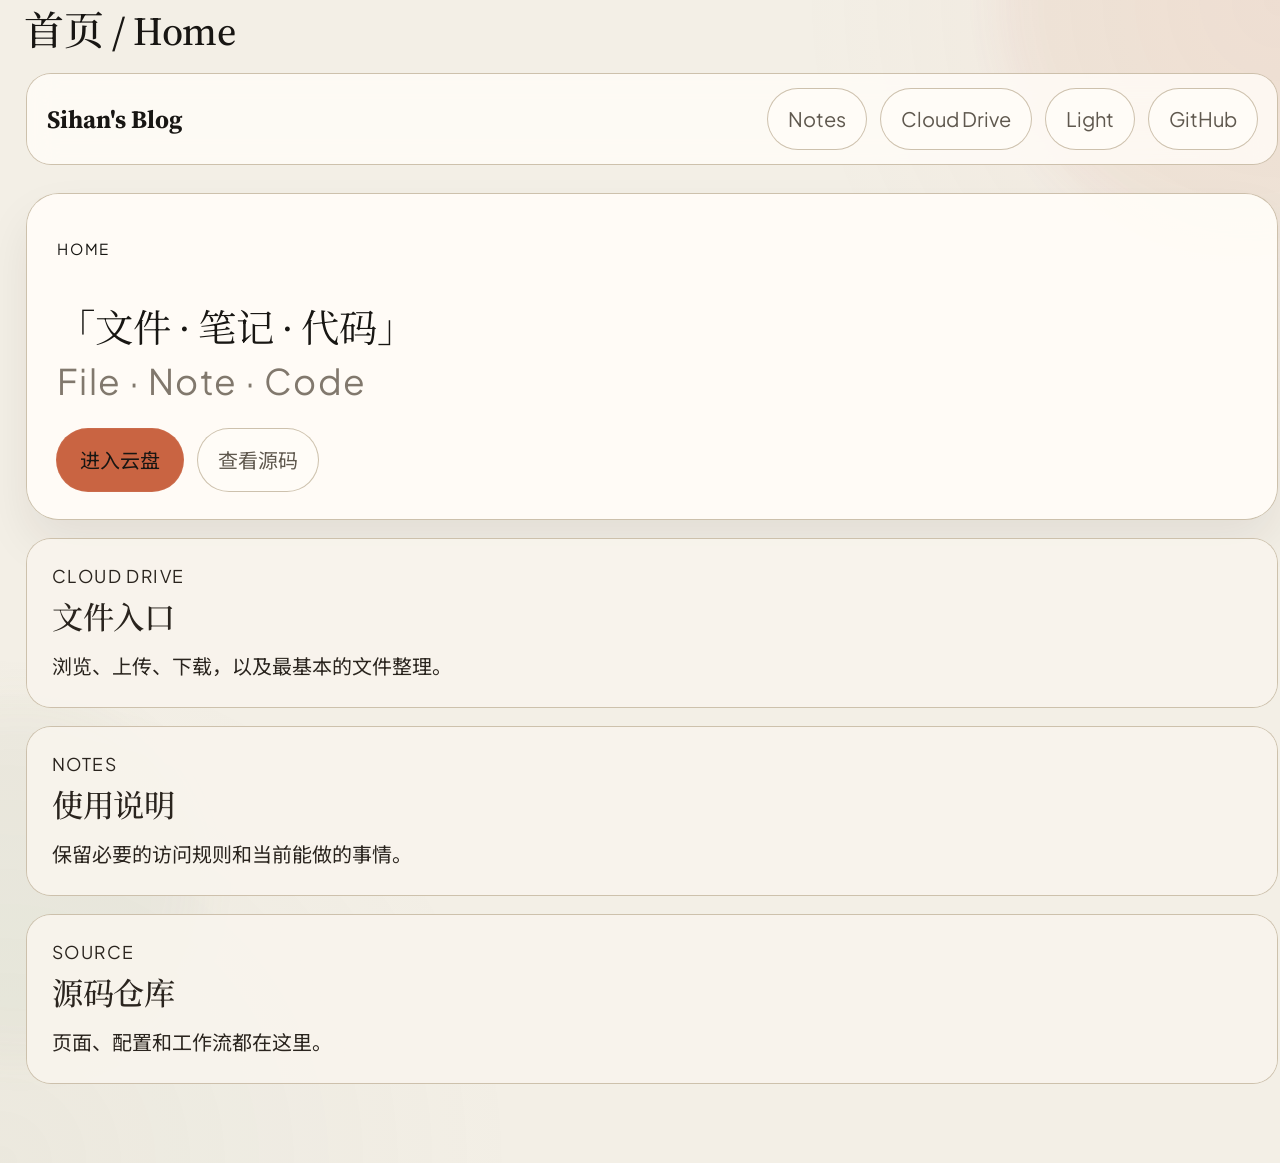
<file: index.html>
<!doctype html>
<html lang="zh" class="no-js">
  <head>
    
      <meta charset="utf-8">
      <meta name="viewport" content="width=device-width,initial-scale=1">
      
        <meta name="description" content="Notes, tools, and the cloud drive I keep online | 个人笔记、工具与云盘入口">
      
      
        <meta name="author" content="Sihan">
      
      
        <link rel="canonical" href="https://sihan-bzwj.github.io/">
      
      
      
        <link rel="next" href="cloud-drive/">
      
      
        
      
      
      <link rel="icon" href="assets/images/favicon.png">
      <meta name="generator" content="mkdocs-1.6.1, mkdocs-material-9.7.6">
    
    
      
        <title>Sihan's Blog</title>
      
    
    
      <link rel="stylesheet" href="assets/stylesheets/main.484c7ddc.min.css">
      
      


    
    
      
    
    
      
    
    
      <link rel="stylesheet" href="stylesheets/fonts.css">
    
      <link rel="stylesheet" href="stylesheets/tokens.css">
    
      <link rel="stylesheet" href="stylesheets/base.css">
    
      <link rel="stylesheet" href="stylesheets/components.css">
    
      <link rel="stylesheet" href="stylesheets/pages.css">
    
    <script>__md_scope=new URL(".",location),__md_hash=e=>[...e].reduce(((e,_)=>(e<<5)-e+_.charCodeAt(0)),0),__md_get=(e,_=localStorage,t=__md_scope)=>JSON.parse(_.getItem(t.pathname+"."+e)),__md_set=(e,_,t=localStorage,a=__md_scope)=>{try{t.setItem(a.pathname+"."+e,JSON.stringify(_))}catch(e){}}</script>
    
      

    
    
  </head>
  
  
    <body dir="ltr">
  
    
    <input class="md-toggle" data-md-toggle="drawer" type="checkbox" id="__drawer" autocomplete="off">
    <input class="md-toggle" data-md-toggle="search" type="checkbox" id="__search" autocomplete="off">
    <label class="md-overlay" for="__drawer"></label>
    <div data-md-component="skip">
      
    </div>
    <div data-md-component="announce">
      
    </div>
    
    
      

  

<header class="md-header md-header--shadow" data-md-component="header">
  <nav class="md-header__inner md-grid" aria-label="页眉">
    <a href="." title="Sihan&#39;s Blog" class="md-header__button md-logo" aria-label="Sihan's Blog" data-md-component="logo">
      
  
  <svg xmlns="http://www.w3.org/2000/svg" viewBox="0 0 24 24"><path d="M12 8a3 3 0 0 0 3-3 3 3 0 0 0-3-3 3 3 0 0 0-3 3 3 3 0 0 0 3 3m0 3.54C9.64 9.35 6.5 8 3 8v11c3.5 0 6.64 1.35 9 3.54 2.36-2.19 5.5-3.54 9-3.54V8c-3.5 0-6.64 1.35-9 3.54"/></svg>

    </a>
    <label class="md-header__button md-icon" for="__drawer">
      
      <svg xmlns="http://www.w3.org/2000/svg" viewBox="0 0 24 24"><path d="M3 6h18v2H3zm0 5h18v2H3zm0 5h18v2H3z"/></svg>
    </label>
    <div class="md-header__title" data-md-component="header-title">
      <div class="md-header__ellipsis">
        <div class="md-header__topic">
          <span class="md-ellipsis">
            Sihan's Blog
          </span>
        </div>
        <div class="md-header__topic" data-md-component="header-topic">
          <span class="md-ellipsis">
            
              首页 / Home
            
          </span>
        </div>
      </div>
    </div>
    
    
      <script>var palette=__md_get("__palette");if(palette&&palette.color){if("(prefers-color-scheme)"===palette.color.media){var media=matchMedia("(prefers-color-scheme: light)"),input=document.querySelector(media.matches?"[data-md-color-media='(prefers-color-scheme: light)']":"[data-md-color-media='(prefers-color-scheme: dark)']");palette.color.media=input.getAttribute("data-md-color-media"),palette.color.scheme=input.getAttribute("data-md-color-scheme"),palette.color.primary=input.getAttribute("data-md-color-primary"),palette.color.accent=input.getAttribute("data-md-color-accent")}for(var[key,value]of Object.entries(palette.color))document.body.setAttribute("data-md-color-"+key,value)}</script>
    
    
    
      
      
        <label class="md-header__button md-icon" for="__search">
          
          <svg xmlns="http://www.w3.org/2000/svg" viewBox="0 0 24 24"><path d="M9.5 3A6.5 6.5 0 0 1 16 9.5c0 1.61-.59 3.09-1.56 4.23l.27.27h.79l5 5-1.5 1.5-5-5v-.79l-.27-.27A6.52 6.52 0 0 1 9.5 16 6.5 6.5 0 0 1 3 9.5 6.5 6.5 0 0 1 9.5 3m0 2C7 5 5 7 5 9.5S7 14 9.5 14 14 12 14 9.5 12 5 9.5 5"/></svg>
        </label>
        <div class="md-search" data-md-component="search" role="dialog">
  <label class="md-search__overlay" for="__search"></label>
  <div class="md-search__inner" role="search">
    <form class="md-search__form" name="search">
      <input type="text" class="md-search__input" name="query" aria-label="搜索" placeholder="搜索" autocapitalize="off" autocorrect="off" autocomplete="off" spellcheck="false" data-md-component="search-query" required>
      <label class="md-search__icon md-icon" for="__search">
        
        <svg xmlns="http://www.w3.org/2000/svg" viewBox="0 0 24 24"><path d="M9.5 3A6.5 6.5 0 0 1 16 9.5c0 1.61-.59 3.09-1.56 4.23l.27.27h.79l5 5-1.5 1.5-5-5v-.79l-.27-.27A6.52 6.52 0 0 1 9.5 16 6.5 6.5 0 0 1 3 9.5 6.5 6.5 0 0 1 9.5 3m0 2C7 5 5 7 5 9.5S7 14 9.5 14 14 12 14 9.5 12 5 9.5 5"/></svg>
        
        <svg xmlns="http://www.w3.org/2000/svg" viewBox="0 0 24 24"><path d="M20 11v2H8l5.5 5.5-1.42 1.42L4.16 12l7.92-7.92L13.5 5.5 8 11z"/></svg>
      </label>
      <nav class="md-search__options" aria-label="查找">
        
        <button type="reset" class="md-search__icon md-icon" title="清空当前内容" aria-label="清空当前内容" tabindex="-1">
          
          <svg xmlns="http://www.w3.org/2000/svg" viewBox="0 0 24 24"><path d="M19 6.41 17.59 5 12 10.59 6.41 5 5 6.41 10.59 12 5 17.59 6.41 19 12 13.41 17.59 19 19 17.59 13.41 12z"/></svg>
        </button>
      </nav>
      
    </form>
    <div class="md-search__output">
      <div class="md-search__scrollwrap" tabindex="0" data-md-scrollfix>
        <div class="md-search-result" data-md-component="search-result">
          <div class="md-search-result__meta">
            正在初始化搜索引擎
          </div>
          <ol class="md-search-result__list" role="presentation"></ol>
        </div>
      </div>
    </div>
  </div>
</div>
      
    
    
      <div class="md-header__source">
        <a href="https://github.com/sihan-bzwj/sihan-bzwj.github.io" title="前往仓库" class="md-source" data-md-component="source">
  <div class="md-source__icon md-icon">
    
    <svg xmlns="http://www.w3.org/2000/svg" viewBox="0 0 448 512"><!--! Font Awesome Free 7.1.0 by @fontawesome - https://fontawesome.com License - https://fontawesome.com/license/free (Icons: CC BY 4.0, Fonts: SIL OFL 1.1, Code: MIT License) Copyright 2025 Fonticons, Inc.--><path d="M439.6 236.1 244 40.5c-5.4-5.5-12.8-8.5-20.4-8.5s-15 3-20.4 8.4L162.5 81l51.5 51.5c27.1-9.1 52.7 16.8 43.4 43.7l49.7 49.7c34.2-11.8 61.2 31 35.5 56.7-26.5 26.5-70.2-2.9-56-37.3L240.3 199v121.9c25.3 12.5 22.3 41.8 9.1 55-6.4 6.4-15.2 10.1-24.3 10.1s-17.8-3.6-24.3-10.1c-17.6-17.6-11.1-46.9 11.2-56v-123c-20.8-8.5-24.6-30.7-18.6-45L142.6 101 8.5 235.1C3 240.6 0 247.9 0 255.5s3 15 8.5 20.4l195.6 195.7c5.4 5.4 12.7 8.4 20.4 8.4s15-3 20.4-8.4l194.7-194.7c5.4-5.4 8.4-12.8 8.4-20.4s-3-15-8.4-20.4"/></svg>
  </div>
  <div class="md-source__repository">
    sihan-bzwj.github.io
  </div>
</a>
      </div>
    
  </nav>
  
</header>
    
    <div class="md-container" data-md-component="container">
      
      
        
          
        
      
      <main class="md-main" data-md-component="main">
        <div class="md-main__inner md-grid">
          
            
              
                
              
              <div class="md-sidebar md-sidebar--primary" data-md-component="sidebar" data-md-type="navigation" >
                <div class="md-sidebar__scrollwrap">
                  <div class="md-sidebar__inner">
                    



<nav class="md-nav md-nav--primary" aria-label="导航栏" data-md-level="0">
  <label class="md-nav__title" for="__drawer">
    <a href="." title="Sihan&#39;s Blog" class="md-nav__button md-logo" aria-label="Sihan's Blog" data-md-component="logo">
      
  
  <svg xmlns="http://www.w3.org/2000/svg" viewBox="0 0 24 24"><path d="M12 8a3 3 0 0 0 3-3 3 3 0 0 0-3-3 3 3 0 0 0-3 3 3 3 0 0 0 3 3m0 3.54C9.64 9.35 6.5 8 3 8v11c3.5 0 6.64 1.35 9 3.54 2.36-2.19 5.5-3.54 9-3.54V8c-3.5 0-6.64 1.35-9 3.54"/></svg>

    </a>
    Sihan's Blog
  </label>
  
    <div class="md-nav__source">
      <a href="https://github.com/sihan-bzwj/sihan-bzwj.github.io" title="前往仓库" class="md-source" data-md-component="source">
  <div class="md-source__icon md-icon">
    
    <svg xmlns="http://www.w3.org/2000/svg" viewBox="0 0 448 512"><!--! Font Awesome Free 7.1.0 by @fontawesome - https://fontawesome.com License - https://fontawesome.com/license/free (Icons: CC BY 4.0, Fonts: SIL OFL 1.1, Code: MIT License) Copyright 2025 Fonticons, Inc.--><path d="M439.6 236.1 244 40.5c-5.4-5.5-12.8-8.5-20.4-8.5s-15 3-20.4 8.4L162.5 81l51.5 51.5c27.1-9.1 52.7 16.8 43.4 43.7l49.7 49.7c34.2-11.8 61.2 31 35.5 56.7-26.5 26.5-70.2-2.9-56-37.3L240.3 199v121.9c25.3 12.5 22.3 41.8 9.1 55-6.4 6.4-15.2 10.1-24.3 10.1s-17.8-3.6-24.3-10.1c-17.6-17.6-11.1-46.9 11.2-56v-123c-20.8-8.5-24.6-30.7-18.6-45L142.6 101 8.5 235.1C3 240.6 0 247.9 0 255.5s3 15 8.5 20.4l195.6 195.7c5.4 5.4 12.7 8.4 20.4 8.4s15-3 20.4-8.4l194.7-194.7c5.4-5.4 8.4-12.8 8.4-20.4s-3-15-8.4-20.4"/></svg>
  </div>
  <div class="md-source__repository">
    sihan-bzwj.github.io
  </div>
</a>
    </div>
  
  <ul class="md-nav__list" data-md-scrollfix>
    
      
      
  
  
    
  
  
  
    <li class="md-nav__item md-nav__item--active">
      
      <input class="md-nav__toggle md-toggle" type="checkbox" id="__toc">
      
      
      
      <a href="." class="md-nav__link md-nav__link--active">
        
  
  
  <span class="md-ellipsis">
    
  
    首页 / Home
  

    
  </span>
  
  

      </a>
      
    </li>
  

    
      
      
  
  
  
  
    <li class="md-nav__item">
      <a href="cloud-drive/" class="md-nav__link">
        
  
  
  <span class="md-ellipsis">
    
  
    云盘 / Cloud Drive
  

    
  </span>
  
  

      </a>
    </li>
  

    
  </ul>
</nav>
                  </div>
                </div>
              </div>
            
            
              
                
              
              <div class="md-sidebar md-sidebar--secondary" data-md-component="sidebar" data-md-type="toc" hidden>
                <div class="md-sidebar__scrollwrap">
                  <div class="md-sidebar__inner">
                    

<nav class="md-nav md-nav--secondary" aria-label="目录">
  
  
  
  
</nav>
                  </div>
                </div>
              </div>
            
          
          
            <div class="md-content" data-md-component="content">
              
              <article class="md-content__inner md-typeset">
                
                  
  



  
  


  <h1>首页 / Home</h1>

<div class="editorial-page editorial-page--home">
  <header class="site-nav" data-reveal>
    <div class="brand-lockup">
      <strong class="brand-mark">Sihan's Blog</strong>
    </div>
    <nav class="nav-links" aria-label="Main navigation">
      <a class="nav-link" href="#notes">Notes</a>
      <a class="nav-link" href="cloud-drive/">Cloud Drive</a>
      <button class="theme-toggle" type="button" data-theme-toggle aria-label="Toggle theme">
        <span data-theme-label>Dark</span>
      </button>
      <a class="secondary-link" href="https://github.com/sihan-bzwj/sihan-bzwj.github.io" target="_blank" rel="noreferrer noopener">GitHub</a>
    </nav>
  </header>

  <section class="home-intro section-card" data-reveal>
    <p class="eyebrow">Home</p>
    <p class="home-intro__text">
      「文件 · 笔记 · 代码」<br />
      <span class="home-intro__text-sub">File · Note · Code</span>
    </p>
    <div class="cta-group">
      <a class="primary-link" href="cloud-drive/">进入云盘</a>
      <a class="secondary-link" href="https://github.com/sihan-bzwj/sihan-bzwj.github.io" target="_blank" rel="noreferrer noopener">查看源码</a>
    </div>
  </section>

  <section class="story-list story-list--compact" id="notes">
    <a class="story-card story-card--compact" href="cloud-drive/" data-reveal>
      <div class="story-card__copy">
        <p class="story-card__meta">Cloud Drive</p>
        <h2 class="story-card__title">文件入口</h2>
        <p class="story-card__summary">
          浏览、上传、下载，以及最基本的文件整理。
        </p>
      </div>
    </a>

    <a class="story-card story-card--compact" href="cloud-drive/#use" data-reveal>
      <div class="story-card__copy">
        <p class="story-card__meta">Notes</p>
        <h2 class="story-card__title">使用说明</h2>
        <p class="story-card__summary">
          保留必要的访问规则和当前能做的事情。
        </p>
      </div>
    </a>

    <a class="story-card story-card--compact" href="https://github.com/sihan-bzwj/sihan-bzwj.github.io" target="_blank" rel="noreferrer noopener" data-reveal>
      <div class="story-card__copy">
        <p class="story-card__meta">Source</p>
        <h2 class="story-card__title">源码仓库</h2>
        <p class="story-card__summary">
          页面、配置和工作流都在这里。
        </p>
      </div>
    </a>
  </section>
</div>







  
  




  



                
              </article>
            </div>
          
          
<script>var target=document.getElementById(location.hash.slice(1));target&&target.name&&(target.checked=target.name.startsWith("__tabbed_"))</script>
        </div>
        
      </main>
      
        <footer class="md-footer">
  
  <div class="md-footer-meta md-typeset">
    <div class="md-footer-meta__inner md-grid">
      <div class="md-copyright">
  
  
    Made with
    <a href="https://squidfunk.github.io/mkdocs-material/" target="_blank" rel="noopener">
      Material for MkDocs
    </a>
  
</div>
      
    </div>
  </div>
</footer>
      
    </div>
    <div class="md-dialog" data-md-component="dialog">
      <div class="md-dialog__inner md-typeset"></div>
    </div>
    
    
    
      
      
      <script id="__config" type="application/json">{"annotate": null, "base": ".", "features": [], "search": "assets/javascripts/workers/search.2c215733.min.js", "tags": null, "translations": {"clipboard.copied": "\u5df2\u590d\u5236", "clipboard.copy": "\u590d\u5236", "search.result.more.one": "\u5728\u8be5\u9875\u4e0a\u8fd8\u6709 1 \u4e2a\u7b26\u5408\u6761\u4ef6\u7684\u7ed3\u679c", "search.result.more.other": "\u5728\u8be5\u9875\u4e0a\u8fd8\u6709 # \u4e2a\u7b26\u5408\u6761\u4ef6\u7684\u7ed3\u679c", "search.result.none": "\u6ca1\u6709\u627e\u5230\u7b26\u5408\u6761\u4ef6\u7684\u7ed3\u679c", "search.result.one": "\u627e\u5230 1 \u4e2a\u7b26\u5408\u6761\u4ef6\u7684\u7ed3\u679c", "search.result.other": "# \u4e2a\u7b26\u5408\u6761\u4ef6\u7684\u7ed3\u679c", "search.result.placeholder": "\u952e\u5165\u4ee5\u5f00\u59cb\u641c\u7d22", "search.result.term.missing": "\u7f3a\u5c11", "select.version": "\u9009\u62e9\u5f53\u524d\u7248\u672c"}, "version": null}</script>
    
    
      <script src="assets/javascripts/bundle.79ae519e.min.js"></script>
      
        <script src="javascripts/theme-toggle.js"></script>
      
        <script src="javascripts/reveal.js"></script>
      
    
  </body>
</html>
</file>
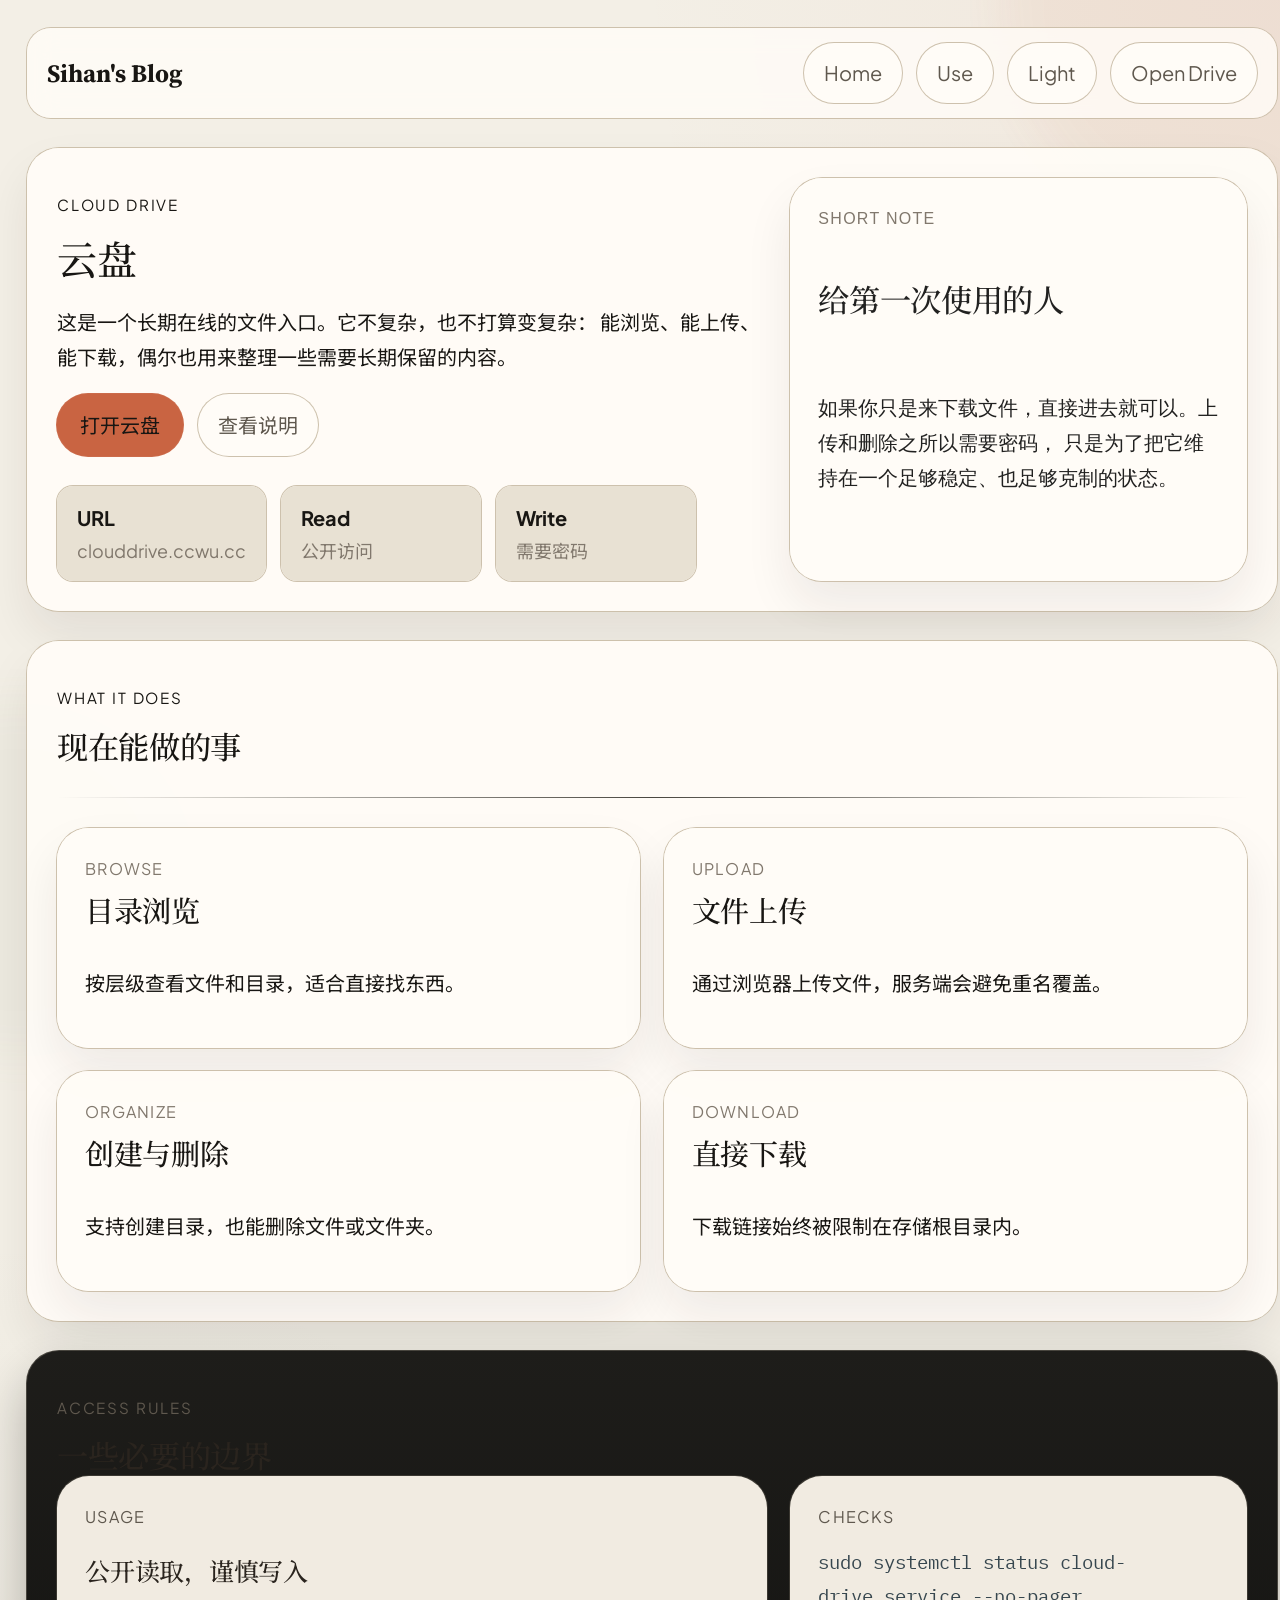
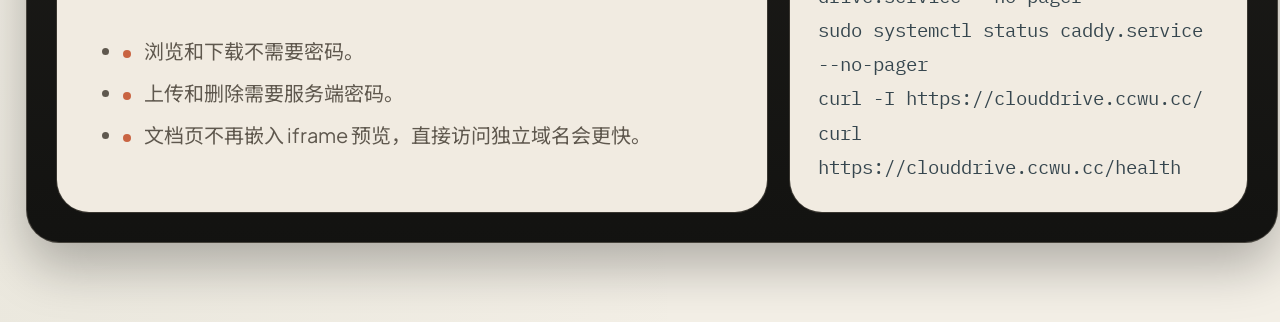
<file: cloud-drive/index.html>
<!doctype html>
<html lang="zh" class="no-js">
  <head>
    
      <meta charset="utf-8">
      <meta name="viewport" content="width=device-width,initial-scale=1">
      
        <meta name="description" content="Notes, tools, and the cloud drive I keep online | 个人笔记、工具与云盘入口">
      
      
        <meta name="author" content="Sihan">
      
      
        <link rel="canonical" href="https://sihan-bzwj.github.io/cloud-drive/">
      
      
        <link rel="prev" href="..">
      
      
      
        
      
      
      <link rel="icon" href="../assets/images/favicon.png">
      <meta name="generator" content="mkdocs-1.6.1, mkdocs-material-9.7.6">
    
    
      
        <title>云盘 / Cloud Drive - Sihan's Blog</title>
      
    
    
      <link rel="stylesheet" href="../assets/stylesheets/main.484c7ddc.min.css">
      
      


    
    
      
    
    
      
    
    
      <link rel="stylesheet" href="../stylesheets/fonts.css">
    
      <link rel="stylesheet" href="../stylesheets/tokens.css">
    
      <link rel="stylesheet" href="../stylesheets/base.css">
    
      <link rel="stylesheet" href="../stylesheets/components.css">
    
      <link rel="stylesheet" href="../stylesheets/pages.css">
    
    <script>__md_scope=new URL("..",location),__md_hash=e=>[...e].reduce(((e,_)=>(e<<5)-e+_.charCodeAt(0)),0),__md_get=(e,_=localStorage,t=__md_scope)=>JSON.parse(_.getItem(t.pathname+"."+e)),__md_set=(e,_,t=localStorage,a=__md_scope)=>{try{t.setItem(a.pathname+"."+e,JSON.stringify(_))}catch(e){}}</script>
    
      

    
    
  </head>
  
  
    <body dir="ltr">
  
    
    <input class="md-toggle" data-md-toggle="drawer" type="checkbox" id="__drawer" autocomplete="off">
    <input class="md-toggle" data-md-toggle="search" type="checkbox" id="__search" autocomplete="off">
    <label class="md-overlay" for="__drawer"></label>
    <div data-md-component="skip">
      
    </div>
    <div data-md-component="announce">
      
    </div>
    
    
      

  

<header class="md-header md-header--shadow" data-md-component="header">
  <nav class="md-header__inner md-grid" aria-label="页眉">
    <a href=".." title="Sihan&#39;s Blog" class="md-header__button md-logo" aria-label="Sihan's Blog" data-md-component="logo">
      
  
  <svg xmlns="http://www.w3.org/2000/svg" viewBox="0 0 24 24"><path d="M12 8a3 3 0 0 0 3-3 3 3 0 0 0-3-3 3 3 0 0 0-3 3 3 3 0 0 0 3 3m0 3.54C9.64 9.35 6.5 8 3 8v11c3.5 0 6.64 1.35 9 3.54 2.36-2.19 5.5-3.54 9-3.54V8c-3.5 0-6.64 1.35-9 3.54"/></svg>

    </a>
    <label class="md-header__button md-icon" for="__drawer">
      
      <svg xmlns="http://www.w3.org/2000/svg" viewBox="0 0 24 24"><path d="M3 6h18v2H3zm0 5h18v2H3zm0 5h18v2H3z"/></svg>
    </label>
    <div class="md-header__title" data-md-component="header-title">
      <div class="md-header__ellipsis">
        <div class="md-header__topic">
          <span class="md-ellipsis">
            Sihan's Blog
          </span>
        </div>
        <div class="md-header__topic" data-md-component="header-topic">
          <span class="md-ellipsis">
            
              云盘 / Cloud Drive
            
          </span>
        </div>
      </div>
    </div>
    
    
      <script>var palette=__md_get("__palette");if(palette&&palette.color){if("(prefers-color-scheme)"===palette.color.media){var media=matchMedia("(prefers-color-scheme: light)"),input=document.querySelector(media.matches?"[data-md-color-media='(prefers-color-scheme: light)']":"[data-md-color-media='(prefers-color-scheme: dark)']");palette.color.media=input.getAttribute("data-md-color-media"),palette.color.scheme=input.getAttribute("data-md-color-scheme"),palette.color.primary=input.getAttribute("data-md-color-primary"),palette.color.accent=input.getAttribute("data-md-color-accent")}for(var[key,value]of Object.entries(palette.color))document.body.setAttribute("data-md-color-"+key,value)}</script>
    
    
    
      
      
        <label class="md-header__button md-icon" for="__search">
          
          <svg xmlns="http://www.w3.org/2000/svg" viewBox="0 0 24 24"><path d="M9.5 3A6.5 6.5 0 0 1 16 9.5c0 1.61-.59 3.09-1.56 4.23l.27.27h.79l5 5-1.5 1.5-5-5v-.79l-.27-.27A6.52 6.52 0 0 1 9.5 16 6.5 6.5 0 0 1 3 9.5 6.5 6.5 0 0 1 9.5 3m0 2C7 5 5 7 5 9.5S7 14 9.5 14 14 12 14 9.5 12 5 9.5 5"/></svg>
        </label>
        <div class="md-search" data-md-component="search" role="dialog">
  <label class="md-search__overlay" for="__search"></label>
  <div class="md-search__inner" role="search">
    <form class="md-search__form" name="search">
      <input type="text" class="md-search__input" name="query" aria-label="搜索" placeholder="搜索" autocapitalize="off" autocorrect="off" autocomplete="off" spellcheck="false" data-md-component="search-query" required>
      <label class="md-search__icon md-icon" for="__search">
        
        <svg xmlns="http://www.w3.org/2000/svg" viewBox="0 0 24 24"><path d="M9.5 3A6.5 6.5 0 0 1 16 9.5c0 1.61-.59 3.09-1.56 4.23l.27.27h.79l5 5-1.5 1.5-5-5v-.79l-.27-.27A6.52 6.52 0 0 1 9.5 16 6.5 6.5 0 0 1 3 9.5 6.5 6.5 0 0 1 9.5 3m0 2C7 5 5 7 5 9.5S7 14 9.5 14 14 12 14 9.5 12 5 9.5 5"/></svg>
        
        <svg xmlns="http://www.w3.org/2000/svg" viewBox="0 0 24 24"><path d="M20 11v2H8l5.5 5.5-1.42 1.42L4.16 12l7.92-7.92L13.5 5.5 8 11z"/></svg>
      </label>
      <nav class="md-search__options" aria-label="查找">
        
        <button type="reset" class="md-search__icon md-icon" title="清空当前内容" aria-label="清空当前内容" tabindex="-1">
          
          <svg xmlns="http://www.w3.org/2000/svg" viewBox="0 0 24 24"><path d="M19 6.41 17.59 5 12 10.59 6.41 5 5 6.41 10.59 12 5 17.59 6.41 19 12 13.41 17.59 19 19 17.59 13.41 12z"/></svg>
        </button>
      </nav>
      
    </form>
    <div class="md-search__output">
      <div class="md-search__scrollwrap" tabindex="0" data-md-scrollfix>
        <div class="md-search-result" data-md-component="search-result">
          <div class="md-search-result__meta">
            正在初始化搜索引擎
          </div>
          <ol class="md-search-result__list" role="presentation"></ol>
        </div>
      </div>
    </div>
  </div>
</div>
      
    
    
      <div class="md-header__source">
        <a href="https://github.com/sihan-bzwj/sihan-bzwj.github.io" title="前往仓库" class="md-source" data-md-component="source">
  <div class="md-source__icon md-icon">
    
    <svg xmlns="http://www.w3.org/2000/svg" viewBox="0 0 448 512"><!--! Font Awesome Free 7.1.0 by @fontawesome - https://fontawesome.com License - https://fontawesome.com/license/free (Icons: CC BY 4.0, Fonts: SIL OFL 1.1, Code: MIT License) Copyright 2025 Fonticons, Inc.--><path d="M439.6 236.1 244 40.5c-5.4-5.5-12.8-8.5-20.4-8.5s-15 3-20.4 8.4L162.5 81l51.5 51.5c27.1-9.1 52.7 16.8 43.4 43.7l49.7 49.7c34.2-11.8 61.2 31 35.5 56.7-26.5 26.5-70.2-2.9-56-37.3L240.3 199v121.9c25.3 12.5 22.3 41.8 9.1 55-6.4 6.4-15.2 10.1-24.3 10.1s-17.8-3.6-24.3-10.1c-17.6-17.6-11.1-46.9 11.2-56v-123c-20.8-8.5-24.6-30.7-18.6-45L142.6 101 8.5 235.1C3 240.6 0 247.9 0 255.5s3 15 8.5 20.4l195.6 195.7c5.4 5.4 12.7 8.4 20.4 8.4s15-3 20.4-8.4l194.7-194.7c5.4-5.4 8.4-12.8 8.4-20.4s-3-15-8.4-20.4"/></svg>
  </div>
  <div class="md-source__repository">
    sihan-bzwj.github.io
  </div>
</a>
      </div>
    
  </nav>
  
</header>
    
    <div class="md-container" data-md-component="container">
      
      
        
          
        
      
      <main class="md-main" data-md-component="main">
        <div class="md-main__inner md-grid">
          
            
              
                
              
              <div class="md-sidebar md-sidebar--primary" data-md-component="sidebar" data-md-type="navigation" >
                <div class="md-sidebar__scrollwrap">
                  <div class="md-sidebar__inner">
                    



<nav class="md-nav md-nav--primary" aria-label="导航栏" data-md-level="0">
  <label class="md-nav__title" for="__drawer">
    <a href=".." title="Sihan&#39;s Blog" class="md-nav__button md-logo" aria-label="Sihan's Blog" data-md-component="logo">
      
  
  <svg xmlns="http://www.w3.org/2000/svg" viewBox="0 0 24 24"><path d="M12 8a3 3 0 0 0 3-3 3 3 0 0 0-3-3 3 3 0 0 0-3 3 3 3 0 0 0 3 3m0 3.54C9.64 9.35 6.5 8 3 8v11c3.5 0 6.64 1.35 9 3.54 2.36-2.19 5.5-3.54 9-3.54V8c-3.5 0-6.64 1.35-9 3.54"/></svg>

    </a>
    Sihan's Blog
  </label>
  
    <div class="md-nav__source">
      <a href="https://github.com/sihan-bzwj/sihan-bzwj.github.io" title="前往仓库" class="md-source" data-md-component="source">
  <div class="md-source__icon md-icon">
    
    <svg xmlns="http://www.w3.org/2000/svg" viewBox="0 0 448 512"><!--! Font Awesome Free 7.1.0 by @fontawesome - https://fontawesome.com License - https://fontawesome.com/license/free (Icons: CC BY 4.0, Fonts: SIL OFL 1.1, Code: MIT License) Copyright 2025 Fonticons, Inc.--><path d="M439.6 236.1 244 40.5c-5.4-5.5-12.8-8.5-20.4-8.5s-15 3-20.4 8.4L162.5 81l51.5 51.5c27.1-9.1 52.7 16.8 43.4 43.7l49.7 49.7c34.2-11.8 61.2 31 35.5 56.7-26.5 26.5-70.2-2.9-56-37.3L240.3 199v121.9c25.3 12.5 22.3 41.8 9.1 55-6.4 6.4-15.2 10.1-24.3 10.1s-17.8-3.6-24.3-10.1c-17.6-17.6-11.1-46.9 11.2-56v-123c-20.8-8.5-24.6-30.7-18.6-45L142.6 101 8.5 235.1C3 240.6 0 247.9 0 255.5s3 15 8.5 20.4l195.6 195.7c5.4 5.4 12.7 8.4 20.4 8.4s15-3 20.4-8.4l194.7-194.7c5.4-5.4 8.4-12.8 8.4-20.4s-3-15-8.4-20.4"/></svg>
  </div>
  <div class="md-source__repository">
    sihan-bzwj.github.io
  </div>
</a>
    </div>
  
  <ul class="md-nav__list" data-md-scrollfix>
    
      
      
  
  
  
  
    <li class="md-nav__item">
      <a href=".." class="md-nav__link">
        
  
  
  <span class="md-ellipsis">
    
  
    首页 / Home
  

    
  </span>
  
  

      </a>
    </li>
  

    
      
      
  
  
    
  
  
  
    <li class="md-nav__item md-nav__item--active">
      
      <input class="md-nav__toggle md-toggle" type="checkbox" id="__toc">
      
      
      
      <a href="./" class="md-nav__link md-nav__link--active">
        
  
  
  <span class="md-ellipsis">
    
  
    云盘 / Cloud Drive
  

    
  </span>
  
  

      </a>
      
    </li>
  

    
  </ul>
</nav>
                  </div>
                </div>
              </div>
            
            
              
                
              
              <div class="md-sidebar md-sidebar--secondary" data-md-component="sidebar" data-md-type="toc" hidden>
                <div class="md-sidebar__scrollwrap">
                  <div class="md-sidebar__inner">
                    

<nav class="md-nav md-nav--secondary" aria-label="目录">
  
  
  
  
</nav>
                  </div>
                </div>
              </div>
            
          
          
            <div class="md-content" data-md-component="content">
              
              <article class="md-content__inner md-typeset">
                
                  
  



  
  


<div class="editorial-page editorial-page--drive">
  <header class="site-nav" data-reveal>
    <div class="brand-lockup">
      <strong class="brand-mark">Sihan's Blog</strong>
    </div>
    <nav class="nav-links" aria-label="Cloud drive navigation">
      <a class="nav-link" href="../">Home</a>
      <a class="nav-link" href="#use">Use</a>
      <button class="theme-toggle" type="button" data-theme-toggle aria-label="Toggle theme">
        <span data-theme-label>Dark</span>
      </button>
      <a class="secondary-link" href="https://clouddrive.ccwu.cc/" target="_blank" rel="noreferrer noopener">Open Drive</a>
    </nav>
  </header>

  <section class="section-card hero-grid" data-reveal>
    <div class="hero-copy">
      <p class="eyebrow">Cloud Drive</p>
      <h1 class="hero-title">云盘</h1>
      <p class="hero-lead">
        这是一个长期在线的文件入口。它不复杂，也不打算变复杂：
        能浏览、能上传、能下载，偶尔也用来整理一些需要长期保留的内容。
      </p>
      <div class="cta-group">
        <a class="primary-link" href="https://clouddrive.ccwu.cc/" target="_blank" rel="noreferrer noopener">打开云盘</a>
        <a class="secondary-link" href="#use">查看说明</a>
      </div>
      <div class="status-row" aria-label="Drive status">
        <div class="status-pill">
          <strong>URL</strong>
          <span>clouddrive.ccwu.cc</span>
        </div>
        <div class="status-pill">
          <strong>Read</strong>
          <span>公开访问</span>
        </div>
        <div class="status-pill">
          <strong>Write</strong>
          <span>需要密码</span>
        </div>
      </div>
    </div>

    <aside class="surface-card" data-reveal>
      <span class="surface-card__eyebrow">Short Note</span>
      <h2 class="surface-card__title">给第一次使用的人</h2>
      <p class="surface-card__body">
        如果你只是来下载文件，直接进去就可以。上传和删除之所以需要密码，
        只是为了把它维持在一个足够稳定、也足够克制的状态。
      </p>
    </aside>
  </section>

  <section class="section-stack" id="use">
    <div class="section-card" data-reveal>
      <p class="eyebrow">What It Does</p>
      <h2 class="section-heading">现在能做的事</h2>
      <div class="chapter-divider" aria-hidden="true"></div>
      <div class="feature-grid">
        <article class="surface-card drive-feature-card">
          <span class="surface-card__eyebrow">Browse</span>
          <h3 class="surface-card__title">目录浏览</h3>
          <p class="surface-card__body">按层级查看文件和目录，适合直接找东西。</p>
        </article>

        <article class="surface-card drive-feature-card">
          <span class="surface-card__eyebrow">Upload</span>
          <h3 class="surface-card__title">文件上传</h3>
          <p class="surface-card__body">通过浏览器上传文件，服务端会避免重名覆盖。</p>
        </article>

        <article class="surface-card drive-feature-card">
          <span class="surface-card__eyebrow">Organize</span>
          <h3 class="surface-card__title">创建与删除</h3>
          <p class="surface-card__body">支持创建目录，也能删除文件或文件夹。</p>
        </article>

        <article class="surface-card drive-feature-card">
          <span class="surface-card__eyebrow">Download</span>
          <h3 class="surface-card__title">直接下载</h3>
          <p class="surface-card__body">下载链接始终被限制在存储根目录内。</p>
        </article>
      </div>
    </div>

    <div class="section-card section-card--dark" data-reveal>
      <p class="eyebrow">Access Rules</p>
      <h2 class="section-heading">一些必要的边界</h2>
      <div class="two-column-grid">
        <article class="surface-card">
          <span class="surface-card__eyebrow">Usage</span>
          <h3 class="surface-card__title">公开读取，谨慎写入</h3>
          <ul class="detail-list">
            <li>浏览和下载不需要密码。</li>
            <li>上传和删除需要服务端密码。</li>
            <li>文档页不再嵌入 iframe 预览，直接访问独立域名会更快。</li>
          </ul>
        </article>

        <article class="code-card">
          <span class="surface-card__eyebrow">Checks</span>
          <pre><code>sudo systemctl status cloud-drive.service --no-pager
sudo systemctl status caddy.service --no-pager
curl -I https://clouddrive.ccwu.cc/
curl https://clouddrive.ccwu.cc/health</code></pre>
        </article>
      </div>
    </div>
  </section>
</div>







  
  




  



                
              </article>
            </div>
          
          
<script>var target=document.getElementById(location.hash.slice(1));target&&target.name&&(target.checked=target.name.startsWith("__tabbed_"))</script>
        </div>
        
      </main>
      
        <footer class="md-footer">
  
  <div class="md-footer-meta md-typeset">
    <div class="md-footer-meta__inner md-grid">
      <div class="md-copyright">
  
  
    Made with
    <a href="https://squidfunk.github.io/mkdocs-material/" target="_blank" rel="noopener">
      Material for MkDocs
    </a>
  
</div>
      
    </div>
  </div>
</footer>
      
    </div>
    <div class="md-dialog" data-md-component="dialog">
      <div class="md-dialog__inner md-typeset"></div>
    </div>
    
    
    
      
      
      <script id="__config" type="application/json">{"annotate": null, "base": "..", "features": [], "search": "../assets/javascripts/workers/search.2c215733.min.js", "tags": null, "translations": {"clipboard.copied": "\u5df2\u590d\u5236", "clipboard.copy": "\u590d\u5236", "search.result.more.one": "\u5728\u8be5\u9875\u4e0a\u8fd8\u6709 1 \u4e2a\u7b26\u5408\u6761\u4ef6\u7684\u7ed3\u679c", "search.result.more.other": "\u5728\u8be5\u9875\u4e0a\u8fd8\u6709 # \u4e2a\u7b26\u5408\u6761\u4ef6\u7684\u7ed3\u679c", "search.result.none": "\u6ca1\u6709\u627e\u5230\u7b26\u5408\u6761\u4ef6\u7684\u7ed3\u679c", "search.result.one": "\u627e\u5230 1 \u4e2a\u7b26\u5408\u6761\u4ef6\u7684\u7ed3\u679c", "search.result.other": "# \u4e2a\u7b26\u5408\u6761\u4ef6\u7684\u7ed3\u679c", "search.result.placeholder": "\u952e\u5165\u4ee5\u5f00\u59cb\u641c\u7d22", "search.result.term.missing": "\u7f3a\u5c11", "select.version": "\u9009\u62e9\u5f53\u524d\u7248\u672c"}, "version": null}</script>
    
    
      <script src="../assets/javascripts/bundle.79ae519e.min.js"></script>
      
        <script src="../javascripts/theme-toggle.js"></script>
      
        <script src="../javascripts/reveal.js"></script>
      
    
  </body>
</html>
</file>
<file: stylesheets/fonts.css>
@import url("https://fonts.googleapis.com/css2?family=IBM+Plex+Mono:wght@400;500&family=Noto+Sans+SC:wght@400;500;700&family=Noto+Serif+SC:wght@500;600;700&family=Plus+Jakarta+Sans:wght@500;600;700&family=Source+Serif+4:wght@400;500;600&display=swap");

/* Shared font stacks for the editorial redesign. */
:root {
  --font-serif: "Source Serif 4", "Noto Serif SC", Georgia, serif;
  --font-sans: "Plus Jakarta Sans", "Noto Sans SC", sans-serif;
  --font-mono: "IBM Plex Mono", "SFMono-Regular", Consolas, monospace;
}
</file>
<file: stylesheets/tokens.css>
/* Darker public-facing tokens, while keeping the warm accent palette from DESIGN.md. */
:root {
  color-scheme: dark;

  --color-parchment: #11110f;
  --color-ivory: #171714;
  --color-paper: #1c1b18;
  --color-warm-sand: #292824;
  --color-border-cream: #2b2a26;
  --color-border-warm: #403d36;
  --color-ink: #f3eee2;
  --color-dark-surface: #141412;
  --color-dark-surface-soft: #1f1e1b;
  --color-olive-gray: #c1bcaf;
  --color-stone: #968f82;
  --color-warm-silver: #ddd7ca;
  --color-terracotta: #c96442;
  --color-terracotta-soft: #de7e5a;
  --color-moss: #80906f;
  --color-amber-wash: #312720;

  --page-glow-1: rgba(201, 100, 66, 0.08);
  --page-glow-2: rgba(128, 144, 111, 0.08);
  --nav-bg: rgba(20, 20, 18, 0.82);
  --panel-bg: rgba(23, 23, 20, 0.94);
  --panel-strong-bg: rgba(20, 20, 18, 0.9);
  --surface-soft-bg: rgba(28, 27, 24, 0.9);
  --status-bg: rgba(41, 40, 36, 0.92);
  --chip-bg: rgba(41, 40, 36, 0.96);

  --shadow-ring: 0 0 0 1px rgba(64, 61, 54, 0.92);
  --shadow-ring-deep: 0 0 0 1px rgba(96, 89, 79, 0.96);
  --shadow-whisper: 0 24px 64px rgba(0, 0, 0, 0.34);

  --radius-sm: 10px;
  --radius-md: 16px;
  --radius-lg: 24px;
  --radius-xl: 32px;

  --space-2xs: 0.375rem;
  --space-xs: 0.5rem;
  --space-sm: 0.75rem;
  --space-md: 1rem;
  --space-lg: 1.5rem;
  --space-xl: 2rem;
  --space-2xl: 3rem;
  --space-3xl: 5rem;

  --content-width: min(72rem, calc(100vw - 1.5rem));
  --transition-soft: 220ms ease;
}

:root[data-theme="light"] {
  color-scheme: light;

  --color-parchment: #f3efe6;
  --color-ivory: #f8f4ec;
  --color-paper: #fffcf7;
  --color-warm-sand: #e7dfd1;
  --color-border-cream: #e5dccd;
  --color-border-warm: #d5c6b2;
  --color-ink: #181613;
  --color-dark-surface: #26231e;
  --color-dark-surface-soft: #f1ebe1;
  --color-olive-gray: #5f584e;
  --color-stone: #81786d;
  --color-warm-silver: #2a241e;
  --color-terracotta: #c96442;
  --color-terracotta-soft: #d77452;
  --color-moss: #6d7b62;
  --color-amber-wash: #efe3d0;

  --page-glow-1: rgba(201, 100, 66, 0.06);
  --page-glow-2: rgba(109, 123, 98, 0.06);
  --nav-bg: rgba(255, 252, 247, 0.84);
  --panel-bg: rgba(255, 252, 247, 0.94);
  --panel-strong-bg: rgba(248, 244, 236, 0.94);
  --surface-soft-bg: rgba(241, 235, 225, 0.92);
  --status-bg: rgba(231, 223, 209, 0.92);
  --chip-bg: rgba(231, 223, 209, 0.96);

  --shadow-ring: 0 0 0 1px rgba(203, 190, 169, 0.95);
  --shadow-ring-deep: 0 0 0 1px rgba(177, 160, 137, 0.98);
  --shadow-whisper: 0 24px 48px rgba(38, 31, 23, 0.08);
}
</file>
<file: stylesheets/base.css>
/* Base overrides for the darker public site. */
html,
body {
  background:
    radial-gradient(circle at top right, var(--page-glow-1), transparent 28%),
    radial-gradient(circle at bottom left, var(--page-glow-2), transparent 30%),
    var(--color-parchment);
}

body {
  margin: 0;
  color: var(--color-ink);
  font-family: var(--font-sans);
  line-height: 1.6;
}

.md-header,
.md-tabs,
.md-sidebar,
.md-sidebar--primary,
.md-sidebar--secondary,
.md-footer,
.md-top {
  display: none;
}

.md-main__inner,
.md-content,
.md-content__inner,
.md-grid {
  max-width: none;
  margin: 0;
}

.md-main__inner {
  padding-top: 0;
}

.md-content {
  width: 100%;
}

.md-content__inner {
  padding: 0;
}

.md-typeset {
  color: var(--color-ink);
  font-size: 1rem;
}

.md-typeset h1,
.md-typeset h2,
.md-typeset h3,
.md-typeset h4 {
  margin: 0;
  color: inherit;
  font-family: var(--font-serif);
  font-weight: 500;
  line-height: 1.15;
}

.md-typeset p,
.md-typeset li {
  color: inherit;
}

.md-typeset a {
  color: var(--color-warm-silver);
}

.md-typeset code,
.md-typeset pre code {
  font-family: var(--font-mono);
}

.md-typeset pre > code {
  padding: 0;
  background: transparent;
}

::selection {
  background: rgba(201, 100, 66, 0.26);
}
</file>
<file: stylesheets/components.css>
/* Reusable layout primitives and cards for the darker docs presentation. */
.editorial-page {
  position: relative;
  isolation: isolate;
  width: var(--content-width);
  margin: 0 auto;
  padding: 1rem 0 4rem;
}

.editorial-page::before,
.editorial-page::after {
  content: "";
  position: fixed;
  z-index: -1;
  border-radius: 50%;
  pointer-events: none;
  opacity: 0.42;
}

.editorial-page::before {
  top: -12rem;
  right: -10rem;
  width: 24rem;
  height: 24rem;
  background: rgba(201, 100, 66, 0.14);
  filter: blur(22px);
}

.editorial-page::after {
  bottom: -8rem;
  left: -8rem;
  width: 18rem;
  height: 18rem;
  background: rgba(128, 144, 111, 0.12);
  filter: blur(24px);
}

.site-nav {
  display: flex;
  align-items: center;
  justify-content: space-between;
  gap: var(--space-md);
  margin-bottom: var(--space-lg);
  padding: var(--space-sm) var(--space-md);
  border-radius: var(--radius-lg);
  background: var(--nav-bg);
  box-shadow: var(--shadow-ring);
  backdrop-filter: blur(14px);
}

.brand-lockup {
  display: grid;
  gap: 0.1rem;
}

.brand-mark {
  font-family: var(--font-serif);
  font-size: 1.25rem;
  line-height: 1.05;
}

.brand-copy {
  color: var(--color-stone);
  font-size: 0.9rem;
}

.nav-links,
.cta-group,
.chip-list,
.status-row,
.detail-list {
  display: flex;
  flex-wrap: wrap;
  gap: var(--space-sm);
}

.nav-link,
.secondary-link,
.theme-toggle,
.primary-link,
.chip {
  display: inline-flex;
  align-items: center;
  justify-content: center;
  min-height: 2.75rem;
  border-radius: 999px;
  text-decoration: none !important;
  transition:
    transform var(--transition-soft),
    background-color var(--transition-soft),
    box-shadow var(--transition-soft),
    color var(--transition-soft);
}

.nav-link,
.secondary-link,
.theme-toggle {
  padding: 0.7rem 1rem;
  background: var(--color-paper);
  box-shadow: var(--shadow-ring);
  color: var(--color-olive-gray) !important;
}

.nav-link:hover,
.secondary-link:hover,
.theme-toggle:hover {
  transform: translateY(-1px);
  color: var(--color-ink) !important;
  box-shadow: var(--shadow-ring-deep);
}

.theme-toggle {
  border: 0;
  cursor: pointer;
  font: inherit;
}

.primary-link {
  padding: 0.75rem 1.15rem;
  background: var(--color-terracotta);
  color: var(--color-ink) !important;
  box-shadow: 0 0 0 1px rgba(201, 100, 66, 0.95);
}

.primary-link:hover {
  transform: translateY(-1px);
  background: var(--color-terracotta-soft);
}

.section-card,
.surface-card,
.quote-card,
.code-card {
  border-radius: var(--radius-xl);
  background: var(--panel-bg);
  box-shadow: var(--shadow-ring), var(--shadow-whisper);
}

.section-card {
  padding: clamp(1.5rem, 2vw, 2.5rem);
}

.section-card--dark {
  background:
    linear-gradient(180deg, rgba(30, 29, 26, 0.96), rgba(18, 18, 16, 0.98)),
    var(--color-dark-surface);
  color: var(--color-warm-silver);
  box-shadow: 0 0 0 1px rgba(64, 61, 54, 0.95), 0 24px 52px rgba(0, 0, 0, 0.28);
}

.section-card--dark .eyebrow,
.section-card--dark .section-summary,
.section-card--dark .surface-card__eyebrow,
.section-card--dark .meta-text,
.section-card--dark .timeline-item__meta,
.section-card--dark .feature-list li,
.section-card--dark .surface-card__body,
.section-card--dark .quote-card__body {
  color: var(--color-olive-gray);
}

.section-card--dark .surface-card,
.section-card--dark .quote-card,
.section-card--dark .code-card {
  background: var(--color-dark-surface-soft);
  box-shadow: 0 0 0 1px rgba(64, 61, 54, 0.85);
}

.hero-grid,
.two-column-grid,
.three-column-grid,
.feature-grid,
.timeline-grid {
  display: grid;
  gap: clamp(1rem, 1.8vw, 1.5rem);
}

.hero-grid,
.two-column-grid {
  grid-template-columns: minmax(0, 1.4fr) minmax(18rem, 0.9fr);
}

.three-column-grid {
  grid-template-columns: repeat(3, minmax(0, 1fr));
}

.feature-grid {
  grid-template-columns: repeat(2, minmax(0, 1fr));
}

.timeline-grid {
  grid-template-columns: repeat(3, minmax(0, 1fr));
}

.hero-copy,
.hero-art,
.surface-card,
.quote-card,
.code-card {
  min-width: 0;
}

.eyebrow {
  display: inline-flex;
  align-items: center;
  gap: var(--space-xs);
  margin-bottom: var(--space-md);
  color: var(--color-stone);
  font-size: 0.76rem;
  letter-spacing: 0.12em;
  text-transform: uppercase;
}

.hero-title {
  max-width: 13ch;
  margin-bottom: var(--space-md);
  font-size: clamp(2.5rem, 5.4vw, 4rem);
  line-height: 1.08;
  text-wrap: balance;
}

.hero-lead,
.section-summary,
.surface-card__body,
.timeline-item__body,
.quote-card__body,
.meta-text {
  color: var(--color-olive-gray);
  font-size: 1rem;
  line-height: 1.75;
}

.status-row {
  margin-top: var(--space-lg);
}

.status-pill {
  display: inline-grid;
  gap: 0.15rem;
  min-width: 10rem;
  padding: 0.8rem 1rem;
  border-radius: var(--radius-md);
  background: var(--status-bg);
  box-shadow: var(--shadow-ring);
}

.status-pill strong {
  font-size: 1rem;
}

.status-pill span {
  color: var(--color-stone);
  font-size: 0.9rem;
}

.section-stack {
  display: grid;
  gap: var(--space-lg);
  margin-top: var(--space-lg);
}

.section-heading {
  margin-bottom: var(--space-sm);
  font-size: clamp(2rem, 4vw, 3rem);
}

.story-section__header {
  margin-bottom: var(--space-lg);
}

.surface-card,
.quote-card,
.code-card {
  display: grid;
  gap: var(--space-sm);
  padding: 1.4rem;
}

.surface-card__eyebrow {
  color: var(--color-stone);
  font-size: 0.8rem;
  letter-spacing: 0.08em;
  text-transform: uppercase;
}

.surface-card__title {
  font-size: 1.5rem;
}

.story-card__title {
  margin: 0;
  font-family: var(--font-serif);
  font-size: 2rem;
  font-weight: 500;
  line-height: 1.18;
}

.story-card__summary {
  margin: 0;
  color: var(--color-olive-gray);
  font-size: 1rem;
  line-height: 1.8;
}

.chip {
  padding: 0.4rem 0.78rem;
  background: var(--chip-bg);
  box-shadow: var(--shadow-ring);
  color: var(--color-warm-silver) !important;
  font-size: 0.88rem;
}

.detail-list,
.feature-list {
  margin: 0;
  padding: 0;
  list-style: none;
}

.detail-list {
  display: grid;
  gap: var(--space-sm);
}

.detail-list li,
.feature-list li {
  position: relative;
  padding-left: 1.05rem;
  color: var(--color-olive-gray);
}

.detail-list li::before,
.feature-list li::before {
  content: "";
  position: absolute;
  top: 0.75rem;
  left: 0;
  width: 0.4rem;
  height: 0.4rem;
  border-radius: 50%;
  background: var(--color-terracotta);
}

.timeline-item {
  display: grid;
  gap: var(--space-sm);
}

.timeline-item__meta {
  color: var(--color-stone);
  font-size: 0.82rem;
  letter-spacing: 0.08em;
  text-transform: uppercase;
}

.timeline-item__title {
  font-size: 1.45rem;
}

.story-card__meta,
.featured-story__meta-item {
  color: var(--color-stone);
  font-size: 0.88rem;
  letter-spacing: 0.08em;
  text-transform: uppercase;
}

.code-card pre {
  margin: 0;
  overflow-x: auto;
  white-space: pre-wrap;
  word-break: break-word;
}

.code-card code {
  color: inherit;
  font-size: 0.95rem;
  line-height: 1.8;
}

[data-reveal] {
  opacity: 0;
  transform: translateY(28px);
  transition:
    opacity 480ms ease,
    transform 480ms ease;
}

[data-reveal].is-visible {
  opacity: 1;
  transform: translateY(0);
}

@media (max-width: 960px) {
  .hero-grid,
  .two-column-grid,
  .three-column-grid,
  .feature-grid,
  .timeline-grid {
    grid-template-columns: 1fr;
  }
}

@media (max-width: 720px) {
  .editorial-page {
    width: min(100vw - 1rem, 100%);
    padding-bottom: 2.5rem;
  }

  .site-nav {
    align-items: flex-start;
    flex-direction: column;
  }

  .nav-links {
    width: 100%;
  }

  .nav-link,
  .secondary-link,
  .primary-link {
    width: 100%;
  }

  .hero-title {
    max-width: none;
    font-size: clamp(2.25rem, 12vw, 3.2rem);
  }
}
</file>
<file: stylesheets/pages.css>
/* Page-level styling for the simplified blog-like homepage and docs pages. */
.hero-art {
  position: relative;
  min-height: 24rem;
  overflow: hidden;
  padding: 1.5rem;
  border-radius: calc(var(--radius-xl) - 0.25rem);
  background: var(--color-paper);
  box-shadow: inset 0 0 0 1px rgba(64, 61, 54, 0.95);
}

.hero-art__panel,
.hero-art__note {
  position: relative;
  z-index: 1;
  max-width: 18rem;
  padding: 1rem 1.1rem;
  border-radius: var(--radius-md);
  background: var(--surface-soft-bg);
  box-shadow: var(--shadow-ring);
}

.hero-art__panel {
  margin-left: auto;
}

.hero-art__note {
  margin-top: 6.5rem;
}

.hero-art__label {
  display: block;
  margin-bottom: 0.45rem;
  color: var(--color-stone);
  font-size: 0.78rem;
  letter-spacing: 0.08em;
  text-transform: uppercase;
}

.hero-art__title {
  margin: 0 0 0.5rem;
  font-family: var(--font-serif);
  font-size: 1.4rem;
  line-height: 1.2;
}

.hero-art__text {
  margin: 0;
  color: var(--color-olive-gray);
  font-size: 0.95rem;
  line-height: 1.7;
}

.hero-art__shape {
  position: absolute;
  inset: auto auto 1.5rem 1.5rem;
  width: min(22rem, 72%);
  color: var(--color-terracotta);
  opacity: 0.92;
}

.hero-art__shape--drive {
  inset: auto 1.5rem 1.5rem auto;
  width: min(20rem, 64%);
  color: var(--color-moss);
}

.chapter-divider {
  width: 100%;
  height: 1px;
  margin: var(--space-lg) 0;
  background: linear-gradient(90deg, rgba(64, 61, 54, 0), rgba(64, 61, 54, 0.95), rgba(64, 61, 54, 0));
}

.home-intro {
  display: grid;
  gap: 1rem;
  padding: 1.4rem 1.5rem;
}

.home-intro__text {
  max-width: 24rem;
  margin: 0;
  font-family: var(--font-serif);
  font-size: clamp(1.6rem, 3vw, 2.2rem);
  line-height: 1.4;
  color: var(--color-warm-silver);
}

.home-intro__text-sub {
  color: var(--color-stone);
  font-family: var(--font-sans);
  font-size: 0.92em;
  letter-spacing: 0.04em;
}

.story-list {
  display: grid;
  gap: 1rem;
}

.story-list--compact {
  margin-top: 1rem;
}

.story-card {
  display: grid;
  grid-template-columns: minmax(0, 1.15fr) minmax(13rem, 0.85fr);
  gap: 1rem;
  align-items: stretch;
  padding: 1.3rem;
  border-radius: var(--radius-lg);
  background: var(--panel-strong-bg);
  box-shadow: var(--shadow-ring);
  text-decoration: none !important;
  transition:
    transform var(--transition-soft),
    box-shadow var(--transition-soft),
    border-color var(--transition-soft);
}

.story-card--compact {
  grid-template-columns: 1fr;
  padding: 1.15rem 1.25rem;
}

.story-card:hover {
  transform: translateY(-2px);
  box-shadow: var(--shadow-ring-deep), var(--shadow-whisper);
}

.story-card__copy {
  display: grid;
  align-content: center;
  gap: 0.55rem;
  min-width: 0;
}

.story-card__meta {
  margin: 0;
}

.story-card__media {
  min-height: 16rem;
  border-radius: calc(var(--radius-lg) - 0.25rem);
  box-shadow: inset 0 0 0 1px rgba(64, 61, 54, 0.85);
}

.story-card__media--drive,
.story-card__media--notes,
.story-card__media--source {
  background: var(--color-paper);
}

.closing-note {
  max-width: 48rem;
  margin-top: 0.5rem;
  padding: 0 0.25rem 1rem;
}

.closing-note__text {
  margin: 0;
  color: var(--color-olive-gray);
  font-family: var(--font-serif);
  font-size: clamp(1.15rem, 2vw, 1.5rem);
  line-height: 1.7;
}

.home-entry-card .surface-card__title,
.drive-feature-card .surface-card__title {
  font-size: 1.45rem;
}

.inline-link {
  color: var(--color-terracotta) !important;
  text-decoration: none;
}

.inline-link:hover {
  text-decoration: underline;
}

@media (max-width: 960px) {
  .story-card {
    grid-template-columns: 1fr;
  }
}

@media (max-width: 720px) {
  .hero-art {
    min-height: 18rem;
    padding: 1rem;
  }

  .hero-art__note {
    margin-top: 4rem;
  }

  .home-intro {
    padding: 1.2rem;
  }

  .home-intro__text {
    max-width: none;
    font-size: clamp(1.4rem, 8vw, 2rem);
  }

  .story-card__media {
    min-height: 12rem;
  }
}
</file>
<file: assets/stylesheets/main.484c7ddc.min.css>
@charset "UTF-8";html{-webkit-text-size-adjust:none;-moz-text-size-adjust:none;text-size-adjust:none;box-sizing:border-box}*,:after,:before{box-sizing:inherit}@media (prefers-reduced-motion){*,:after,:before{transition:none!important}}body{margin:0}a,button,input,label{-webkit-tap-highlight-color:transparent}a{color:inherit;text-decoration:none}hr{border:0;box-sizing:initial;display:block;height:.05rem;overflow:visible;padding:0}small{font-size:80%}sub,sup{line-height:1em}img{border-style:none}table{border-collapse:initial;border-spacing:0}td,th{font-weight:400;vertical-align:top}button{background:#0000;border:0;font-family:inherit;font-size:inherit;margin:0;padding:0}input{border:0;outline:none}:root{--md-primary-fg-color:#4051b5;--md-primary-fg-color--light:#5d6cc0;--md-primary-fg-color--dark:#303fa1;--md-primary-bg-color:#fff;--md-primary-bg-color--light:#ffffffb3;--md-accent-fg-color:#526cfe;--md-accent-fg-color--transparent:#526cfe1a;--md-accent-bg-color:#fff;--md-accent-bg-color--light:#ffffffb3}[data-md-color-scheme=default]{color-scheme:light}[data-md-color-scheme=default] img[src$="#gh-dark-mode-only"],[data-md-color-scheme=default] img[src$="#only-dark"]{display:none}:root,[data-md-color-scheme=default]{--md-hue:225deg;--md-default-fg-color:#000000de;--md-default-fg-color--light:#0000008a;--md-default-fg-color--lighter:#00000052;--md-default-fg-color--lightest:#00000012;--md-default-bg-color:#fff;--md-default-bg-color--light:#ffffffb3;--md-default-bg-color--lighter:#ffffff4d;--md-default-bg-color--lightest:#ffffff1f;--md-code-fg-color:#36464e;--md-code-bg-color:#f5f5f5;--md-code-bg-color--light:#f5f5f5b3;--md-code-bg-color--lighter:#f5f5f54d;--md-code-hl-color:#4287ff;--md-code-hl-color--light:#4287ff1a;--md-code-hl-number-color:#d52a2a;--md-code-hl-special-color:#db1457;--md-code-hl-function-color:#a846b9;--md-code-hl-constant-color:#6e59d9;--md-code-hl-keyword-color:#3f6ec6;--md-code-hl-string-color:#1c7d4d;--md-code-hl-name-color:var(--md-code-fg-color);--md-code-hl-operator-color:var(--md-default-fg-color--light);--md-code-hl-punctuation-color:var(--md-default-fg-color--light);--md-code-hl-comment-color:var(--md-default-fg-color--light);--md-code-hl-generic-color:var(--md-default-fg-color--light);--md-code-hl-variable-color:var(--md-default-fg-color--light);--md-typeset-color:var(--md-default-fg-color);--md-typeset-a-color:var(--md-primary-fg-color);--md-typeset-del-color:#f5503d26;--md-typeset-ins-color:#0bd57026;--md-typeset-kbd-color:#fafafa;--md-typeset-kbd-accent-color:#fff;--md-typeset-kbd-border-color:#b8b8b8;--md-typeset-mark-color:#ffff0080;--md-typeset-table-color:#0000001f;--md-typeset-table-color--light:rgba(0,0,0,.035);--md-admonition-fg-color:var(--md-default-fg-color);--md-admonition-bg-color:var(--md-default-bg-color);--md-warning-fg-color:#000000de;--md-warning-bg-color:#ff9;--md-footer-fg-color:#fff;--md-footer-fg-color--light:#ffffffb3;--md-footer-fg-color--lighter:#ffffff73;--md-footer-bg-color:#000000de;--md-footer-bg-color--dark:#00000052;--md-shadow-z1:0 0.2rem 0.5rem #0000000d,0 0 0.05rem #0000001a;--md-shadow-z2:0 0.2rem 0.5rem #0000001a,0 0 0.05rem #00000040;--md-shadow-z3:0 0.2rem 0.5rem #0003,0 0 0.05rem #00000059}.md-icon svg{fill:currentcolor;display:block;height:1.2rem;width:1.2rem}body{-webkit-font-smoothing:antialiased;-moz-osx-font-smoothing:grayscale;--md-text-font-family:var(--md-text-font,_),-apple-system,BlinkMacSystemFont,Helvetica,Arial,sans-serif;--md-code-font-family:var(--md-code-font,_),SFMono-Regular,Consolas,Menlo,monospace}aside,body,input{font-feature-settings:"kern","liga";color:var(--md-typeset-color);font-family:var(--md-text-font-family)}code,kbd,pre{font-feature-settings:"kern";font-family:var(--md-code-font-family)}:root{--md-typeset-table-sort-icon:url('data:image/svg+xml;charset=utf-8,<svg xmlns="http://www.w3.org/2000/svg" viewBox="0 0 24 24"><path d="m18 21-4-4h3V7h-3l4-4 4 4h-3v10h3M2 19v-2h10v2M2 13v-2h7v2M2 7V5h4v2z"/></svg>');--md-typeset-table-sort-icon--asc:url('data:image/svg+xml;charset=utf-8,<svg xmlns="http://www.w3.org/2000/svg" viewBox="0 0 24 24"><path d="M19 17h3l-4 4-4-4h3V3h2M2 17h10v2H2M6 5v2H2V5m0 6h7v2H2z"/></svg>');--md-typeset-table-sort-icon--desc:url('data:image/svg+xml;charset=utf-8,<svg xmlns="http://www.w3.org/2000/svg" viewBox="0 0 24 24"><path d="M19 7h3l-4-4-4 4h3v14h2M2 17h10v2H2M6 5v2H2V5m0 6h7v2H2z"/></svg>')}.md-typeset{-webkit-print-color-adjust:exact;color-adjust:exact;font-size:.8rem;line-height:1.6;overflow-wrap:break-word}@media print{.md-typeset{font-size:.68rem}}.md-typeset blockquote,.md-typeset dl,.md-typeset figure,.md-typeset ol,.md-typeset pre,.md-typeset ul{margin-bottom:1em;margin-top:1em}.md-typeset h1{color:var(--md-default-fg-color--light);font-size:2em;line-height:1.3;margin:0 0 1.25em}.md-typeset h1,.md-typeset h2{font-weight:300;letter-spacing:-.01em}.md-typeset h2{font-size:1.5625em;line-height:1.4;margin:1.6em 0 .64em}.md-typeset h3{font-size:1.25em;font-weight:400;letter-spacing:-.01em;line-height:1.5;margin:1.6em 0 .8em}.md-typeset h2+h3{margin-top:.8em}.md-typeset h4{font-weight:700;letter-spacing:-.01em;margin:1em 0}.md-typeset h5,.md-typeset h6{color:var(--md-default-fg-color--light);font-size:.8em;font-weight:700;letter-spacing:-.01em;margin:1.25em 0}.md-typeset h5{text-transform:uppercase}.md-typeset h5 code{text-transform:none}.md-typeset hr{border-bottom:.05rem solid var(--md-default-fg-color--lightest);display:flow-root;margin:1.5em 0}.md-typeset a{color:var(--md-typeset-a-color);word-break:break-word}.md-typeset a,.md-typeset a:before{transition:color 125ms}.md-typeset a:focus,.md-typeset a:hover{color:var(--md-accent-fg-color)}.md-typeset a:focus code,.md-typeset a:hover code{background-color:var(--md-accent-fg-color--transparent);color:var(--md-accent-fg-color)}.md-typeset a code{color:var(--md-typeset-a-color)}.md-typeset a.focus-visible{outline-color:var(--md-accent-fg-color);outline-offset:.2rem}.md-typeset code,.md-typeset kbd,.md-typeset pre{color:var(--md-code-fg-color);direction:ltr;font-variant-ligatures:none;transition:background-color 125ms}@media print{.md-typeset code,.md-typeset kbd,.md-typeset pre{white-space:pre-wrap}}.md-typeset code{background-color:var(--md-code-bg-color);border-radius:.1rem;-webkit-box-decoration-break:clone;box-decoration-break:clone;font-size:.85em;padding:0 .2941176471em;transition:color 125ms,background-color 125ms;word-break:break-word}.md-typeset code:not(.focus-visible){-webkit-tap-highlight-color:transparent;outline:none}.md-typeset pre{display:flow-root;line-height:1.4;position:relative}.md-typeset pre>code{-webkit-box-decoration-break:slice;box-decoration-break:slice;box-shadow:none;display:block;margin:0;outline-color:var(--md-accent-fg-color);overflow:auto;padding:.7720588235em 1.1764705882em;scrollbar-color:var(--md-default-fg-color--lighter) #0000;scrollbar-width:thin;touch-action:auto;word-break:normal}.md-typeset pre>code:hover{scrollbar-color:var(--md-accent-fg-color) #0000}.md-typeset pre>code::-webkit-scrollbar{height:.2rem;width:.2rem}.md-typeset pre>code::-webkit-scrollbar-thumb{background-color:var(--md-default-fg-color--lighter)}.md-typeset pre>code::-webkit-scrollbar-thumb:hover{background-color:var(--md-accent-fg-color)}.md-typeset kbd{background-color:var(--md-typeset-kbd-color);border-radius:.1rem;box-shadow:0 .1rem 0 .05rem var(--md-typeset-kbd-border-color),0 .1rem 0 var(--md-typeset-kbd-border-color),0 -.1rem .2rem var(--md-typeset-kbd-accent-color) inset;color:var(--md-default-fg-color);display:inline-block;font-size:.75em;padding:0 .6666666667em;vertical-align:text-top;word-break:break-word}.md-typeset mark{background-color:var(--md-typeset-mark-color);-webkit-box-decoration-break:clone;box-decoration-break:clone;color:inherit;word-break:break-word}.md-typeset abbr{cursor:help;text-decoration:none}.md-typeset [data-preview],.md-typeset abbr{border-bottom:.05rem dotted var(--md-default-fg-color--light)}.md-typeset small{opacity:.75}[dir=ltr] .md-typeset sub,[dir=ltr] .md-typeset sup{margin-left:.078125em}[dir=rtl] .md-typeset sub,[dir=rtl] .md-typeset sup{margin-right:.078125em}[dir=ltr] .md-typeset blockquote{padding-left:.6rem}[dir=rtl] .md-typeset blockquote{padding-right:.6rem}[dir=ltr] .md-typeset blockquote{border-left:.2rem solid var(--md-default-fg-color--lighter)}[dir=rtl] .md-typeset blockquote{border-right:.2rem solid var(--md-default-fg-color--lighter)}.md-typeset blockquote{color:var(--md-default-fg-color--light);margin-left:0;margin-right:0}.md-typeset ul{list-style-type:disc}.md-typeset ul[type]{list-style-type:revert-layer}[dir=ltr] .md-typeset ol,[dir=ltr] .md-typeset ul{margin-left:.625em}[dir=rtl] .md-typeset ol,[dir=rtl] .md-typeset ul{margin-right:.625em}.md-typeset ol,.md-typeset ul{padding:0}.md-typeset ol:not([hidden]),.md-typeset ul:not([hidden]){display:flow-root}.md-typeset ol ol,.md-typeset ul ol{list-style-type:lower-alpha}.md-typeset ol ol ol,.md-typeset ul ol ol{list-style-type:lower-roman}.md-typeset ol ol ol ol,.md-typeset ul ol ol ol{list-style-type:upper-alpha}.md-typeset ol ol ol ol ol,.md-typeset ul ol ol ol ol{list-style-type:upper-roman}.md-typeset ol[type],.md-typeset ul[type]{list-style-type:revert-layer}[dir=ltr] .md-typeset ol li,[dir=ltr] .md-typeset ul li{margin-left:1.25em}[dir=rtl] .md-typeset ol li,[dir=rtl] .md-typeset ul li{margin-right:1.25em}.md-typeset ol li,.md-typeset ul li{margin-bottom:.5em}.md-typeset ol li blockquote,.md-typeset ol li p,.md-typeset ul li blockquote,.md-typeset ul li p{margin:.5em 0}.md-typeset ol li:last-child,.md-typeset ul li:last-child{margin-bottom:0}[dir=ltr] .md-typeset ol li ol,[dir=ltr] .md-typeset ol li ul,[dir=ltr] .md-typeset ul li ol,[dir=ltr] .md-typeset ul li ul{margin-left:.625em}[dir=rtl] .md-typeset ol li ol,[dir=rtl] .md-typeset ol li ul,[dir=rtl] .md-typeset ul li ol,[dir=rtl] .md-typeset ul li ul{margin-right:.625em}.md-typeset ol li ol,.md-typeset ol li ul,.md-typeset ul li ol,.md-typeset ul li ul{margin-bottom:.5em;margin-top:.5em}[dir=ltr] .md-typeset dd{margin-left:1.875em}[dir=rtl] .md-typeset dd{margin-right:1.875em}.md-typeset dd{margin-bottom:1.5em;margin-top:1em}.md-typeset img,.md-typeset svg,.md-typeset video{height:auto;max-width:100%}.md-typeset img[align=left]{margin:1em 1em 1em 0}.md-typeset img[align=right]{margin:1em 0 1em 1em}.md-typeset img[align]:only-child{margin-top:0}.md-typeset figure{display:flow-root;margin:1em auto;max-width:100%;text-align:center;width:fit-content}.md-typeset figure img{display:block;margin:0 auto}.md-typeset figcaption{font-style:italic;margin:1em auto;max-width:24rem}.md-typeset iframe{max-width:100%}.md-typeset table:not([class]){background-color:var(--md-default-bg-color);border:.05rem solid var(--md-typeset-table-color);border-radius:.1rem;display:inline-block;font-size:.64rem;max-width:100%;overflow:auto;touch-action:auto}@media print{.md-typeset table:not([class]){display:table}}.md-typeset table:not([class])+*{margin-top:1.5em}.md-typeset table:not([class]) td>:first-child,.md-typeset table:not([class]) th>:first-child{margin-top:0}.md-typeset table:not([class]) td>:last-child,.md-typeset table:not([class]) th>:last-child{margin-bottom:0}.md-typeset table:not([class]) td:not([align]),.md-typeset table:not([class]) th:not([align]){text-align:left}[dir=rtl] .md-typeset table:not([class]) td:not([align]),[dir=rtl] .md-typeset table:not([class]) th:not([align]){text-align:right}.md-typeset table:not([class]) th{font-weight:700;min-width:5rem;padding:.9375em 1.25em;vertical-align:top}.md-typeset table:not([class]) td{border-top:.05rem solid var(--md-typeset-table-color);padding:.9375em 1.25em;vertical-align:top}.md-typeset table:not([class]) tbody tr{transition:background-color 125ms}.md-typeset table:not([class]) tbody tr:hover{background-color:var(--md-typeset-table-color--light);box-shadow:0 .05rem 0 var(--md-default-bg-color) inset}.md-typeset table:not([class]) a{word-break:normal}.md-typeset table th[role=columnheader]{cursor:pointer}[dir=ltr] .md-typeset table th[role=columnheader]:after{margin-left:.5em}[dir=rtl] .md-typeset table th[role=columnheader]:after{margin-right:.5em}.md-typeset table th[role=columnheader]:after{content:"";display:inline-block;height:1.2em;-webkit-mask-image:var(--md-typeset-table-sort-icon);mask-image:var(--md-typeset-table-sort-icon);-webkit-mask-repeat:no-repeat;mask-repeat:no-repeat;-webkit-mask-size:contain;mask-size:contain;transition:background-color 125ms;vertical-align:text-bottom;width:1.2em}.md-typeset table th[role=columnheader]:hover:after{background-color:var(--md-default-fg-color--lighter)}.md-typeset table th[role=columnheader][aria-sort=ascending]:after{background-color:var(--md-default-fg-color--light);-webkit-mask-image:var(--md-typeset-table-sort-icon--asc);mask-image:var(--md-typeset-table-sort-icon--asc)}.md-typeset table th[role=columnheader][aria-sort=descending]:after{background-color:var(--md-default-fg-color--light);-webkit-mask-image:var(--md-typeset-table-sort-icon--desc);mask-image:var(--md-typeset-table-sort-icon--desc)}.md-typeset__scrollwrap{margin:1em -.8rem;overflow-x:auto;touch-action:auto}.md-typeset__table{display:inline-block;margin-bottom:.5em;padding:0 .8rem}@media print{.md-typeset__table{display:block}}html .md-typeset__table table{display:table;margin:0;overflow:hidden;width:100%}@media screen and (max-width:44.984375em){.md-content__inner>pre{margin:1em -.8rem}.md-content__inner>pre code{border-radius:0}}.md-typeset .md-author{border-radius:100%;display:block;flex-shrink:0;height:1.6rem;overflow:hidden;position:relative;transition:color 125ms,transform 125ms;width:1.6rem}.md-typeset .md-author img{display:block}.md-typeset .md-author--more{background:var(--md-default-fg-color--lightest);color:var(--md-default-fg-color--lighter);font-size:.6rem;font-weight:700;line-height:1.6rem;text-align:center}.md-typeset .md-author--long{height:2.4rem;width:2.4rem}.md-typeset a.md-author{transform:scale(1)}.md-typeset a.md-author img{border-radius:100%;filter:grayscale(100%) opacity(75%);transition:filter 125ms}.md-typeset a.md-author:focus,.md-typeset a.md-author:hover{transform:scale(1.1);z-index:1}.md-typeset a.md-author:focus img,.md-typeset a.md-author:hover img{filter:grayscale(0)}.md-banner{background-color:var(--md-footer-bg-color);color:var(--md-footer-fg-color);overflow:auto}@media print{.md-banner{display:none}}.md-banner--warning{background-color:var(--md-warning-bg-color);color:var(--md-warning-fg-color)}.md-banner__inner{font-size:.7rem;margin:.6rem auto;padding:0 .8rem}[dir=ltr] .md-banner__button{float:right}[dir=rtl] .md-banner__button{float:left}.md-banner__button{color:inherit;cursor:pointer;transition:opacity .25s}.no-js .md-banner__button{display:none}.md-banner__button:hover{opacity:.7}html{font-size:125%;height:100%;overflow-x:hidden}@media screen and (min-width:100em){html{font-size:137.5%}}@media screen and (min-width:125em){html{font-size:150%}}body{background-color:var(--md-default-bg-color);display:flex;flex-direction:column;font-size:.5rem;min-height:100%;position:relative;width:100%}@media print{body{display:block}}@media screen and (max-width:59.984375em){body[data-md-scrolllock]{position:fixed}}.md-grid{margin-left:auto;margin-right:auto;max-width:61rem}.md-container{display:flex;flex-direction:column;flex-grow:1}@media print{.md-container{display:block}}.md-main{flex-grow:1}.md-main__inner{display:flex;height:100%;margin-top:1.5rem}.md-ellipsis{overflow:hidden;text-overflow:ellipsis}.md-toggle{display:none}.md-option{height:0;opacity:0;position:absolute;width:0}.md-option:checked+label:not([hidden]){display:block}.md-option.focus-visible+label{outline-color:var(--md-accent-fg-color);outline-style:auto}.md-skip{background-color:var(--md-default-fg-color);border-radius:.1rem;color:var(--md-default-bg-color);font-size:.64rem;margin:.5rem;opacity:0;outline-color:var(--md-accent-fg-color);padding:.3rem .5rem;position:fixed;transform:translateY(.4rem);z-index:-1}.md-skip:focus{opacity:1;transform:translateY(0);transition:transform .25s cubic-bezier(.4,0,.2,1),opacity 175ms 75ms;z-index:10}@page{margin:25mm}:root{--md-clipboard-icon:url('data:image/svg+xml;charset=utf-8,<svg xmlns="http://www.w3.org/2000/svg" viewBox="0 0 24 24"><path d="M19 21H8V7h11m0-2H8a2 2 0 0 0-2 2v14a2 2 0 0 0 2 2h11a2 2 0 0 0 2-2V7a2 2 0 0 0-2-2m-3-4H4a2 2 0 0 0-2 2v14h2V3h12z"/></svg>')}.md-clipboard{border-radius:.1rem;color:var(--md-default-fg-color--lightest);cursor:pointer;height:1.5em;outline-color:var(--md-accent-fg-color);outline-offset:.1rem;transition:color .25s;width:1.5em;z-index:1}@media print{.md-clipboard{display:none}}.md-clipboard:not(.focus-visible){-webkit-tap-highlight-color:transparent;outline:none}:hover>.md-clipboard{color:var(--md-default-fg-color--light)}.md-clipboard:focus,.md-clipboard:hover{color:var(--md-accent-fg-color)}.md-clipboard:after{background-color:currentcolor;content:"";display:block;height:1.125em;margin:0 auto;-webkit-mask-image:var(--md-clipboard-icon);mask-image:var(--md-clipboard-icon);-webkit-mask-position:center;mask-position:center;-webkit-mask-repeat:no-repeat;mask-repeat:no-repeat;-webkit-mask-size:contain;mask-size:contain;width:1.125em}.md-clipboard--inline{cursor:pointer}.md-clipboard--inline code{transition:color .25s,background-color .25s}.md-clipboard--inline:focus code,.md-clipboard--inline:hover code{background-color:var(--md-accent-fg-color--transparent);color:var(--md-accent-fg-color)}:root{--md-code-select-icon:url('data:image/svg+xml;charset=utf-8,<svg xmlns="http://www.w3.org/2000/svg" viewBox="0 0 24 24"><path d="M19 19h-4v2h4c1.1 0 2-.9 2-2v-4h-2m0-12h-4v2h4v4h2V5c0-1.1-.9-2-2-2M5 5h4V3H5c-1.1 0-2 .9-2 2v4h2m0 6H3v4c0 1.1.9 2 2 2h4v-2H5zm2-4h2v2H7zm4 0h2v2h-2zm4 0h2v2h-2zM7 7h2v2H7zm4 0h2v2h-2zm4 0h2v2h-2zm-8 8h2v2H7zm4 0h2v2h-2zm4 0h2v2h-2z"/></svg>');--md-code-copy-icon:url('data:image/svg+xml;charset=utf-8,<svg xmlns="http://www.w3.org/2000/svg" viewBox="0 0 24 24"><path d="M19 21H8V7h11m0-2H8a2 2 0 0 0-2 2v14a2 2 0 0 0 2 2h11a2 2 0 0 0 2-2V7a2 2 0 0 0-2-2m-3-4H4a2 2 0 0 0-2 2v14h2V3h12z"/></svg>')}.md-typeset .md-code__content{display:grid}.md-code__nav{background-color:var(--md-code-bg-color--lighter);border-radius:.1rem;display:flex;gap:.2rem;padding:.2rem;position:absolute;right:.25em;top:.25em;transition:background-color .25s;z-index:1}:hover>.md-code__nav{background-color:var(--md-code-bg-color--light)}.md-code__button{color:var(--md-default-fg-color--lightest);cursor:pointer;display:block;height:1.5em;outline-color:var(--md-accent-fg-color);outline-offset:.1rem;transition:color .25s;width:1.5em}:hover>*>.md-code__button{color:var(--md-default-fg-color--light)}.md-code__button.focus-visible,.md-code__button:hover{color:var(--md-accent-fg-color)}.md-code__button--active{color:var(--md-default-fg-color)!important}.md-code__button:after{background-color:currentcolor;content:"";display:block;height:1.125em;margin:0 auto;-webkit-mask-position:center;mask-position:center;-webkit-mask-repeat:no-repeat;mask-repeat:no-repeat;-webkit-mask-size:contain;mask-size:contain;width:1.125em}.md-code__button[data-md-type=select]:after{-webkit-mask-image:var(--md-code-select-icon);mask-image:var(--md-code-select-icon)}.md-code__button[data-md-type=copy]:after{-webkit-mask-image:var(--md-code-copy-icon);mask-image:var(--md-code-copy-icon)}@keyframes consent{0%{opacity:0;transform:translateY(100%)}to{opacity:1;transform:translateY(0)}}@keyframes overlay{0%{opacity:0}to{opacity:1}}.md-consent__overlay{animation:overlay .25s both;-webkit-backdrop-filter:blur(.1rem);backdrop-filter:blur(.1rem);background-color:#0000008a;height:100%;opacity:1;position:fixed;top:0;width:100%;z-index:5}.md-consent__inner{animation:consent .5s cubic-bezier(.1,.7,.1,1) both;background-color:var(--md-default-bg-color);border:0;border-radius:.1rem;bottom:0;box-shadow:0 0 .2rem #0000001a,0 .2rem .4rem #0003;max-height:100%;overflow:auto;padding:0;position:fixed;width:100%;z-index:5}.md-consent__form{padding:.8rem}.md-consent__settings{display:none;margin:1em 0}input:checked+.md-consent__settings{display:block}.md-consent__controls{margin-bottom:.8rem}.md-typeset .md-consent__controls .md-button{display:inline}@media screen and (max-width:44.984375em){.md-typeset .md-consent__controls .md-button{display:block;margin-top:.4rem;text-align:center;width:100%}}.md-consent label{cursor:pointer}.md-content{flex-grow:1;min-width:0}.md-content__inner{margin:0 .8rem 1.2rem;padding-top:.6rem}@media screen and (min-width:76.25em){[dir=ltr] .md-sidebar--primary:not([hidden])~.md-content>.md-content__inner{margin-left:1.2rem}[dir=ltr] .md-sidebar--secondary:not([hidden])~.md-content>.md-content__inner,[dir=rtl] .md-sidebar--primary:not([hidden])~.md-content>.md-content__inner{margin-right:1.2rem}[dir=rtl] .md-sidebar--secondary:not([hidden])~.md-content>.md-content__inner{margin-left:1.2rem}}.md-content__inner:before{content:"";display:block;height:.4rem}.md-content__inner>:last-child{margin-bottom:0}[dir=ltr] .md-content__button{float:right}[dir=rtl] .md-content__button{float:left}[dir=ltr] .md-content__button{margin-left:.4rem}[dir=rtl] .md-content__button{margin-right:.4rem}.md-content__button{margin:.4rem 0;padding:0}@media print{.md-content__button{display:none}}.md-typeset .md-content__button{color:var(--md-default-fg-color--lighter)}.md-content__button svg{display:inline;vertical-align:top}[dir=rtl] .md-content__button svg{transform:scaleX(-1)}[dir=ltr] .md-dialog{right:.8rem}[dir=rtl] .md-dialog{left:.8rem}.md-dialog{background-color:var(--md-default-fg-color);border-radius:.1rem;bottom:.8rem;box-shadow:var(--md-shadow-z3);min-width:11.1rem;opacity:0;padding:.4rem .6rem;pointer-events:none;position:fixed;transform:translateY(100%);transition:transform 0ms .4s,opacity .4s;z-index:4}@media print{.md-dialog{display:none}}.md-dialog--active{opacity:1;pointer-events:auto;transform:translateY(0);transition:transform .4s cubic-bezier(.075,.85,.175,1),opacity .4s}.md-dialog__inner{color:var(--md-default-bg-color);font-size:.7rem}.md-feedback{margin:2em 0 1em;text-align:center}.md-feedback fieldset{border:none;margin:0;padding:0}.md-feedback__title{font-weight:700;margin:1em auto}.md-feedback__inner{position:relative}.md-feedback__list{display:flex;flex-wrap:wrap;place-content:baseline center;position:relative}.md-feedback__list:hover .md-icon:not(:disabled){color:var(--md-default-fg-color--lighter)}:disabled .md-feedback__list{min-height:1.8rem}.md-feedback__icon{color:var(--md-default-fg-color--light);cursor:pointer;flex-shrink:0;margin:0 .1rem;transition:color 125ms}.md-feedback__icon:not(:disabled).md-icon:hover{color:var(--md-accent-fg-color)}.md-feedback__icon:disabled{color:var(--md-default-fg-color--lightest);pointer-events:none}.md-feedback__note{opacity:0;position:relative;transform:translateY(.4rem);transition:transform .4s cubic-bezier(.1,.7,.1,1),opacity .15s}.md-feedback__note>*{margin:0 auto;max-width:16rem}:disabled .md-feedback__note{opacity:1;transform:translateY(0)}@media print{.md-feedback{display:none}}.md-footer{background-color:var(--md-footer-bg-color);color:var(--md-footer-fg-color)}@media print{.md-footer{display:none}}.md-footer__inner{justify-content:space-between;overflow:auto;padding:.2rem}.md-footer__inner:not([hidden]){display:flex}.md-footer__link{align-items:end;display:flex;flex-grow:0.01;margin-bottom:.4rem;margin-top:1rem;max-width:100%;outline-color:var(--md-accent-fg-color);overflow:hidden;transition:opacity .25s}.md-footer__link:focus,.md-footer__link:hover{opacity:.7}[dir=rtl] .md-footer__link svg{transform:scaleX(-1)}@media screen and (max-width:44.984375em){.md-footer__link--prev{flex-shrink:0}.md-footer__link--prev .md-footer__title{display:none}}[dir=ltr] .md-footer__link--next{margin-left:auto}[dir=rtl] .md-footer__link--next{margin-right:auto}.md-footer__link--next{text-align:right}[dir=rtl] .md-footer__link--next{text-align:left}.md-footer__title{flex-grow:1;font-size:.9rem;margin-bottom:.7rem;max-width:calc(100% - 2.4rem);padding:0 1rem;white-space:nowrap}.md-footer__button{margin:.2rem;padding:.4rem}.md-footer__direction{font-size:.64rem;opacity:.7}.md-footer-meta{background-color:var(--md-footer-bg-color--dark)}.md-footer-meta__inner{display:flex;flex-wrap:wrap;justify-content:space-between;padding:.2rem}html .md-footer-meta.md-typeset a{color:var(--md-footer-fg-color--light)}html .md-footer-meta.md-typeset a:focus,html .md-footer-meta.md-typeset a:hover{color:var(--md-footer-fg-color)}.md-copyright{color:var(--md-footer-fg-color--lighter);font-size:.64rem;margin:auto .6rem;padding:.4rem 0;width:100%}@media screen and (min-width:45em){.md-copyright{width:auto}}.md-copyright__highlight{color:var(--md-footer-fg-color--light)}.md-social{display:inline-flex;gap:.2rem;margin:0 .4rem;padding:.2rem 0 .6rem}@media screen and (min-width:45em){.md-social{padding:.6rem 0}}.md-social__link{display:inline-block;height:1.6rem;text-align:center;width:1.6rem}.md-social__link:before{line-height:1.9}.md-social__link svg{fill:currentcolor;max-height:.8rem;vertical-align:-25%}.md-typeset .md-button{border:.1rem solid;border-radius:.1rem;color:var(--md-primary-fg-color);cursor:pointer;display:inline-block;font-weight:700;padding:.625em 2em;transition:color 125ms,background-color 125ms,border-color 125ms}.md-typeset .md-button--primary{background-color:var(--md-primary-fg-color);border-color:var(--md-primary-fg-color);color:var(--md-primary-bg-color)}.md-typeset .md-button:focus,.md-typeset .md-button:hover{background-color:var(--md-accent-fg-color);border-color:var(--md-accent-fg-color);color:var(--md-accent-bg-color)}[dir=ltr] .md-typeset .md-input{border-top-left-radius:.1rem}[dir=ltr] .md-typeset .md-input,[dir=rtl] .md-typeset .md-input{border-top-right-radius:.1rem}[dir=rtl] .md-typeset .md-input{border-top-left-radius:.1rem}.md-typeset .md-input{border-bottom:.1rem solid var(--md-default-fg-color--lighter);box-shadow:var(--md-shadow-z1);font-size:.8rem;height:1.8rem;padding:0 .6rem;transition:border .25s,box-shadow .25s}.md-typeset .md-input:focus,.md-typeset .md-input:hover{border-bottom-color:var(--md-accent-fg-color);box-shadow:var(--md-shadow-z2)}.md-typeset .md-input--stretch{width:100%}.md-header{background-color:var(--md-primary-fg-color);box-shadow:0 0 .2rem #0000,0 .2rem .4rem #0000;color:var(--md-primary-bg-color);display:block;left:0;position:sticky;right:0;top:0;z-index:4}@media print{.md-header{display:none}}.md-header[hidden]{transform:translateY(-100%);transition:transform .25s cubic-bezier(.8,0,.6,1),box-shadow .25s}.md-header--shadow{box-shadow:0 0 .2rem #0000001a,0 .2rem .4rem #0003;transition:transform .25s cubic-bezier(.1,.7,.1,1),box-shadow .25s}.md-header__inner{align-items:center;display:flex;padding:0 .2rem}.md-header__button{color:currentcolor;cursor:pointer;margin:.2rem;outline-color:var(--md-accent-fg-color);padding:.4rem;position:relative;transition:opacity .25s;vertical-align:middle;z-index:1}.md-header__button:hover{opacity:.7}.md-header__button:not([hidden]){display:inline-block}.md-header__button:not(.focus-visible){-webkit-tap-highlight-color:transparent;outline:none}.md-header__button.md-logo{margin:.2rem;padding:.4rem}@media screen and (max-width:76.234375em){.md-header__button.md-logo{display:none}}.md-header__button.md-logo img,.md-header__button.md-logo svg{fill:currentcolor;display:block;height:1.2rem;width:auto}@media screen and (min-width:60em){.md-header__button[for=__search]{display:none}}.no-js .md-header__button[for=__search]{display:none}[dir=rtl] .md-header__button[for=__search] svg{transform:scaleX(-1)}@media screen and (min-width:76.25em){.md-header__button[for=__drawer]{display:none}}.md-header__topic{display:flex;max-width:100%;position:absolute;transition:transform .4s cubic-bezier(.1,.7,.1,1),opacity .15s;white-space:nowrap}.md-header__topic+.md-header__topic{opacity:0;pointer-events:none;transform:translateX(1.25rem);transition:transform .4s cubic-bezier(1,.7,.1,.1),opacity .15s;z-index:-1}[dir=rtl] .md-header__topic+.md-header__topic{transform:translateX(-1.25rem)}.md-header__topic:first-child{font-weight:700}[dir=ltr] .md-header__title{margin-left:1rem;margin-right:.4rem}[dir=rtl] .md-header__title{margin-left:.4rem;margin-right:1rem}.md-header__title{flex-grow:1;font-size:.9rem;height:2.4rem;line-height:2.4rem}.md-header__title--active .md-header__topic{opacity:0;pointer-events:none;transform:translateX(-1.25rem);transition:transform .4s cubic-bezier(1,.7,.1,.1),opacity .15s;z-index:-1}[dir=rtl] .md-header__title--active .md-header__topic{transform:translateX(1.25rem)}.md-header__title--active .md-header__topic+.md-header__topic{opacity:1;pointer-events:auto;transform:translateX(0);transition:transform .4s cubic-bezier(.1,.7,.1,1),opacity .15s;z-index:0}.md-header__title>.md-header__ellipsis{height:100%;position:relative;width:100%}.md-header__option{display:flex;flex-shrink:0;max-width:100%;transition:max-width 0ms .25s,opacity .25s .25s;white-space:nowrap}[data-md-toggle=search]:checked~.md-header .md-header__option{max-width:0;opacity:0;transition:max-width 0ms,opacity 0ms}.md-header__option>input{bottom:0}.md-header__source{display:none}@media screen and (min-width:60em){[dir=ltr] .md-header__source{margin-left:1rem}[dir=rtl] .md-header__source{margin-right:1rem}.md-header__source{display:block;max-width:11.7rem;width:11.7rem}}@media screen and (min-width:76.25em){[dir=ltr] .md-header__source{margin-left:1.4rem}[dir=rtl] .md-header__source{margin-right:1.4rem}}.md-meta{color:var(--md-default-fg-color--light);font-size:.7rem;line-height:1.3}.md-meta__list{display:inline-flex;flex-wrap:wrap;list-style:none;margin:0;padding:0}.md-meta__item:not(:last-child):after{content:"·";margin-left:.2rem;margin-right:.2rem}.md-meta__link{color:var(--md-typeset-a-color)}.md-meta__link:focus,.md-meta__link:hover{color:var(--md-accent-fg-color)}.md-draft{background-color:#ff1744;border-radius:.125em;color:#fff;display:inline-block;font-weight:700;padding-left:.5714285714em;padding-right:.5714285714em}:root{--md-nav-icon--prev:url('data:image/svg+xml;charset=utf-8,<svg xmlns="http://www.w3.org/2000/svg" viewBox="0 0 24 24"><path d="M20 11v2H8l5.5 5.5-1.42 1.42L4.16 12l7.92-7.92L13.5 5.5 8 11z"/></svg>');--md-nav-icon--next:url('data:image/svg+xml;charset=utf-8,<svg xmlns="http://www.w3.org/2000/svg" viewBox="0 0 24 24"><path d="M8.59 16.58 13.17 12 8.59 7.41 10 6l6 6-6 6z"/></svg>');--md-toc-icon:url('data:image/svg+xml;charset=utf-8,<svg xmlns="http://www.w3.org/2000/svg" viewBox="0 0 24 24"><path d="M3 9h14V7H3zm0 4h14v-2H3zm0 4h14v-2H3zm16 0h2v-2h-2zm0-10v2h2V7zm0 6h2v-2h-2z"/></svg>')}.md-nav{font-size:.7rem;line-height:1.3}.md-nav__title{color:var(--md-default-fg-color--light);display:block;font-weight:700;overflow:hidden;padding:0 .6rem;text-overflow:ellipsis}.md-nav__title .md-nav__button{display:none}.md-nav__title .md-nav__button img{height:100%;width:auto}.md-nav__title .md-nav__button.md-logo img,.md-nav__title .md-nav__button.md-logo svg{fill:currentcolor;display:block;height:2.4rem;max-width:100%;object-fit:contain;width:auto}.md-nav__list{list-style:none;margin:0;padding:0}.md-nav__link{align-items:flex-start;display:flex;gap:.4rem;margin-top:.625em;scroll-snap-align:start;transition:color 125ms}.md-nav__link--passed,.md-nav__link--passed code{color:var(--md-default-fg-color--light)}.md-nav__item .md-nav__link--active,.md-nav__item .md-nav__link--active code{color:var(--md-typeset-a-color)}.md-nav__link .md-ellipsis{position:relative}.md-nav__link .md-ellipsis code{word-break:normal}[dir=ltr] .md-nav__link .md-icon:last-child{margin-left:auto}[dir=rtl] .md-nav__link .md-icon:last-child{margin-right:auto}.md-nav__link .md-typeset{font-size:.7rem;line-height:1.3}.md-nav__link svg{fill:currentcolor;flex-shrink:0;height:1.3em;position:relative}.md-nav__link[for]:focus,.md-nav__link[for]:hover,.md-nav__link[href]:focus,.md-nav__link[href]:hover{color:var(--md-accent-fg-color);cursor:pointer}.md-nav__link[for]:focus code,.md-nav__link[for]:hover code,.md-nav__link[href]:focus code,.md-nav__link[href]:hover code{background-color:var(--md-accent-fg-color--transparent);color:var(--md-accent-fg-color)}.md-nav__link.focus-visible{outline-color:var(--md-accent-fg-color);outline-offset:.2rem}.md-nav--primary .md-nav__link[for=__toc]{display:none}.md-nav--primary .md-nav__link[for=__toc] .md-icon:after{background-color:currentcolor;display:block;height:100%;-webkit-mask-image:var(--md-toc-icon);mask-image:var(--md-toc-icon);width:100%}.md-nav--primary .md-nav__link[for=__toc]~.md-nav{display:none}.md-nav__container>.md-nav__link{margin-top:0}.md-nav__container>.md-nav__link:first-child{flex-grow:1;min-width:0}.md-nav__icon{flex-shrink:0}.md-nav__source{display:none}@media screen and (max-width:76.234375em){.md-nav--primary,.md-nav--primary .md-nav{background-color:var(--md-default-bg-color);display:flex;flex-direction:column;height:100%;left:0;position:absolute;right:0;top:0;z-index:1}.md-nav--primary .md-nav__item,.md-nav--primary .md-nav__title{font-size:.8rem;line-height:1.5}.md-nav--primary .md-nav__title{background-color:var(--md-default-fg-color--lightest);color:var(--md-default-fg-color--light);cursor:pointer;height:5.6rem;line-height:2.4rem;padding:3rem .8rem .2rem;position:relative;white-space:nowrap}[dir=ltr] .md-nav--primary .md-nav__title .md-nav__icon{left:.4rem}[dir=rtl] .md-nav--primary .md-nav__title .md-nav__icon{right:.4rem}.md-nav--primary .md-nav__title .md-nav__icon{display:block;height:1.2rem;margin:.2rem;position:absolute;top:.4rem;width:1.2rem}.md-nav--primary .md-nav__title .md-nav__icon:after{background-color:currentcolor;content:"";display:block;height:100%;-webkit-mask-image:var(--md-nav-icon--prev);mask-image:var(--md-nav-icon--prev);-webkit-mask-position:center;mask-position:center;-webkit-mask-repeat:no-repeat;mask-repeat:no-repeat;-webkit-mask-size:contain;mask-size:contain;width:100%}.md-nav--primary .md-nav__title~.md-nav__list{background-color:var(--md-default-bg-color);box-shadow:0 .05rem 0 var(--md-default-fg-color--lightest) inset;overflow-y:auto;scroll-snap-type:y mandatory;touch-action:pan-y}.md-nav--primary .md-nav__title~.md-nav__list>:first-child{border-top:0}.md-nav--primary .md-nav__title[for=__drawer]{background-color:var(--md-primary-fg-color);color:var(--md-primary-bg-color);font-weight:700}.md-nav--primary .md-nav__title .md-logo{display:block;left:.2rem;margin:.2rem;padding:.4rem;position:absolute;right:.2rem;top:.2rem}.md-nav--primary .md-nav__list{flex:1}.md-nav--primary .md-nav__item{border-top:.05rem solid var(--md-default-fg-color--lightest)}.md-nav--primary .md-nav__item--active>.md-nav__link{color:var(--md-typeset-a-color)}.md-nav--primary .md-nav__item--active>.md-nav__link:focus,.md-nav--primary .md-nav__item--active>.md-nav__link:hover{color:var(--md-accent-fg-color)}.md-nav--primary .md-nav__link{margin-top:0;padding:.6rem .8rem}.md-nav--primary .md-nav__link svg{margin-top:.1em}.md-nav--primary .md-nav__link>.md-nav__link{padding:0}[dir=ltr] .md-nav--primary .md-nav__link .md-nav__icon{margin-right:-.2rem}[dir=rtl] .md-nav--primary .md-nav__link .md-nav__icon{margin-left:-.2rem}.md-nav--primary .md-nav__link .md-nav__icon{font-size:1.2rem;height:1.2rem;width:1.2rem}.md-nav--primary .md-nav__link .md-nav__icon:after{background-color:currentcolor;content:"";display:block;height:100%;-webkit-mask-image:var(--md-nav-icon--next);mask-image:var(--md-nav-icon--next);-webkit-mask-position:center;mask-position:center;-webkit-mask-repeat:no-repeat;mask-repeat:no-repeat;-webkit-mask-size:contain;mask-size:contain;width:100%}[dir=rtl] .md-nav--primary .md-nav__icon:after{transform:scale(-1)}.md-nav--primary .md-nav--secondary .md-nav{background-color:initial;position:static}[dir=ltr] .md-nav--primary .md-nav--secondary .md-nav .md-nav__link{padding-left:1.4rem}[dir=rtl] .md-nav--primary .md-nav--secondary .md-nav .md-nav__link{padding-right:1.4rem}[dir=ltr] .md-nav--primary .md-nav--secondary .md-nav .md-nav .md-nav__link{padding-left:2rem}[dir=rtl] .md-nav--primary .md-nav--secondary .md-nav .md-nav .md-nav__link{padding-right:2rem}[dir=ltr] .md-nav--primary .md-nav--secondary .md-nav .md-nav .md-nav .md-nav__link{padding-left:2.6rem}[dir=rtl] .md-nav--primary .md-nav--secondary .md-nav .md-nav .md-nav .md-nav__link{padding-right:2.6rem}[dir=ltr] .md-nav--primary .md-nav--secondary .md-nav .md-nav .md-nav .md-nav .md-nav__link{padding-left:3.2rem}[dir=rtl] .md-nav--primary .md-nav--secondary .md-nav .md-nav .md-nav .md-nav .md-nav__link{padding-right:3.2rem}.md-nav--secondary{background-color:initial}.md-nav__toggle~.md-nav{display:flex;opacity:0;transform:translateX(100%);transition:transform .25s cubic-bezier(.8,0,.6,1),opacity 125ms 50ms}[dir=rtl] .md-nav__toggle~.md-nav{transform:translateX(-100%)}.md-nav__toggle:checked~.md-nav{opacity:1;transform:translateX(0);transition:transform .25s cubic-bezier(.4,0,.2,1),opacity 125ms 125ms}.md-nav__toggle:checked~.md-nav>.md-nav__list{backface-visibility:hidden}}@media screen and (max-width:59.984375em){.md-nav--primary .md-nav__link[for=__toc]{display:flex}.md-nav--primary .md-nav__link[for=__toc] .md-icon:after{content:""}.md-nav--primary .md-nav__link[for=__toc]+.md-nav__link{display:none}.md-nav--primary .md-nav__link[for=__toc]~.md-nav{display:flex}.md-nav__source{background-color:var(--md-primary-fg-color--dark);color:var(--md-primary-bg-color);display:block;padding:0 .2rem}}@media screen and (min-width:60em) and (max-width:76.234375em){.md-nav--integrated .md-nav__link[for=__toc]{display:flex}.md-nav--integrated .md-nav__link[for=__toc] .md-icon:after{content:""}.md-nav--integrated .md-nav__link[for=__toc]+.md-nav__link{display:none}.md-nav--integrated .md-nav__link[for=__toc]~.md-nav{display:flex}}@media screen and (min-width:60em){.md-nav{margin-bottom:-.4rem}.md-nav--secondary .md-nav__title{background:var(--md-default-bg-color);box-shadow:0 0 .4rem .4rem var(--md-default-bg-color);position:sticky;top:0;z-index:1}.md-nav--secondary .md-nav__title[for=__toc]{scroll-snap-align:start}.md-nav--secondary .md-nav__title .md-nav__icon{display:none}[dir=ltr] .md-nav--secondary .md-nav__list{padding-left:.6rem}[dir=rtl] .md-nav--secondary .md-nav__list{padding-right:.6rem}.md-nav--secondary .md-nav__list{padding-bottom:.4rem}[dir=ltr] .md-nav--secondary .md-nav__item>.md-nav__link{margin-right:.4rem}[dir=rtl] .md-nav--secondary .md-nav__item>.md-nav__link{margin-left:.4rem}}@media screen and (min-width:76.25em){.md-nav{margin-bottom:-.4rem;transition:max-height .25s cubic-bezier(.86,0,.07,1)}.md-nav--primary .md-nav__title{background:var(--md-default-bg-color);box-shadow:0 0 .4rem .4rem var(--md-default-bg-color);position:sticky;top:0;z-index:1}.md-nav--primary .md-nav__title[for=__drawer]{scroll-snap-align:start}.md-nav--primary .md-nav__title .md-nav__icon{display:none}[dir=ltr] .md-nav--primary .md-nav__list{padding-left:.6rem}[dir=rtl] .md-nav--primary .md-nav__list{padding-right:.6rem}.md-nav--primary .md-nav__list{padding-bottom:.4rem}[dir=ltr] .md-nav--primary .md-nav__item>.md-nav__link{margin-right:.4rem}[dir=rtl] .md-nav--primary .md-nav__item>.md-nav__link{margin-left:.4rem}.md-nav__toggle~.md-nav{display:grid;grid-template-rows:minmax(.4rem,0fr);opacity:0;transition:grid-template-rows .25s cubic-bezier(.86,0,.07,1),opacity .25s,visibility 0ms .25s;visibility:collapse}.md-nav__toggle~.md-nav>.md-nav__list{overflow:hidden}.md-nav__toggle.md-toggle--indeterminate~.md-nav,.md-nav__toggle:checked~.md-nav{grid-template-rows:minmax(.4rem,1fr);opacity:1;transition:grid-template-rows .25s cubic-bezier(.86,0,.07,1),opacity .15s .1s,visibility 0ms;visibility:visible}.md-nav__toggle.md-toggle--indeterminate~.md-nav{transition:none}.md-nav__item--nested>.md-nav>.md-nav__title{display:none}.md-nav__item--section{display:block;margin:1.25em 0}.md-nav__item--section:last-child{margin-bottom:0}.md-nav__item--section>.md-nav__link{font-weight:700}.md-nav__item--section>.md-nav__link[for]{color:var(--md-default-fg-color--light)}.md-nav__item--section>.md-nav__link:not(.md-nav__container){pointer-events:none}.md-nav__item--section>.md-nav__link .md-icon,.md-nav__item--section>.md-nav__link>[for]{display:none}[dir=ltr] .md-nav__item--section>.md-nav{margin-left:-.6rem}[dir=rtl] .md-nav__item--section>.md-nav{margin-right:-.6rem}.md-nav__item--section>.md-nav{display:block;opacity:1;visibility:visible}.md-nav__item--section>.md-nav>.md-nav__list>.md-nav__item{padding:0}.md-nav__icon{border-radius:100%;height:.9rem;transition:background-color .25s;width:.9rem}.md-nav__icon:hover{background-color:var(--md-accent-fg-color--transparent)}.md-nav__icon:after{background-color:currentcolor;border-radius:100%;content:"";display:inline-block;height:100%;-webkit-mask-image:var(--md-nav-icon--next);mask-image:var(--md-nav-icon--next);-webkit-mask-position:center;mask-position:center;-webkit-mask-repeat:no-repeat;mask-repeat:no-repeat;-webkit-mask-size:contain;mask-size:contain;transition:transform .25s;vertical-align:-.1rem;width:100%}[dir=rtl] .md-nav__icon:after{transform:rotate(180deg)}.md-nav__item--nested .md-nav__toggle:checked~.md-nav__link .md-nav__icon:after,.md-nav__item--nested .md-toggle--indeterminate~.md-nav__link .md-nav__icon:after{transform:rotate(90deg)}.md-nav--lifted>.md-nav__list>.md-nav__item,.md-nav--lifted>.md-nav__title{display:none}.md-nav--lifted>.md-nav__list>.md-nav__item--active{display:block}.md-nav--lifted>.md-nav__list>.md-nav__item--active>.md-nav__link{background:var(--md-default-bg-color);box-shadow:0 0 .4rem .4rem var(--md-default-bg-color);margin-top:0;position:sticky;top:0;z-index:1}.md-nav--lifted>.md-nav__list>.md-nav__item--active>.md-nav__link:not(.md-nav__container){pointer-events:none}.md-nav--lifted>.md-nav__list>.md-nav__item--active.md-nav__item--section{margin:0}[dir=ltr] .md-nav--lifted>.md-nav__list>.md-nav__item>.md-nav:not(.md-nav--secondary){margin-left:-.6rem}[dir=rtl] .md-nav--lifted>.md-nav__list>.md-nav__item>.md-nav:not(.md-nav--secondary){margin-right:-.6rem}.md-nav--lifted>.md-nav__list>.md-nav__item>[for]{color:var(--md-default-fg-color--light)}.md-nav--lifted .md-nav[data-md-level="1"]{grid-template-rows:minmax(.4rem,1fr);opacity:1;visibility:visible}[dir=ltr] .md-nav--integrated>.md-nav__list>.md-nav__item--active .md-nav--secondary{border-left:.05rem solid var(--md-primary-fg-color)}[dir=rtl] .md-nav--integrated>.md-nav__list>.md-nav__item--active .md-nav--secondary{border-right:.05rem solid var(--md-primary-fg-color)}.md-nav--integrated>.md-nav__list>.md-nav__item--active .md-nav--secondary{display:block;margin-bottom:1.25em;opacity:1;visibility:visible}.md-nav--integrated>.md-nav__list>.md-nav__item--active .md-nav--secondary>.md-nav__list{overflow:visible;padding-bottom:0}.md-nav--integrated>.md-nav__list>.md-nav__item--active .md-nav--secondary>.md-nav__title{display:none}}.md-pagination{font-size:.8rem;font-weight:700;gap:.4rem}.md-pagination,.md-pagination>*{align-items:center;display:flex;justify-content:center}.md-pagination>*{border-radius:.2rem;height:1.8rem;min-width:1.8rem;text-align:center}.md-pagination__current{background-color:var(--md-default-fg-color--lightest);color:var(--md-default-fg-color--light)}.md-pagination__link{transition:color 125ms,background-color 125ms}.md-pagination__link:focus,.md-pagination__link:hover{background-color:var(--md-accent-fg-color--transparent);color:var(--md-accent-fg-color)}.md-pagination__link:focus svg,.md-pagination__link:hover svg{color:var(--md-accent-fg-color)}.md-pagination__link.focus-visible{outline-color:var(--md-accent-fg-color);outline-offset:.2rem}.md-pagination__link svg{fill:currentcolor;color:var(--md-default-fg-color--lighter);display:block;max-height:100%;width:1.2rem}:root{--md-path-icon:url('data:image/svg+xml;charset=utf-8,<svg xmlns="http://www.w3.org/2000/svg" viewBox="0 0 24 24"><path d="M8.59 16.58 13.17 12 8.59 7.41 10 6l6 6-6 6z"/></svg>')}.md-path{font-size:.7rem;margin:0 .8rem;overflow:auto;padding-top:1.2rem}.md-path:not([hidden]){display:block}@media screen and (min-width:76.25em){.md-path{margin:0 1.2rem}}.md-path__list{align-items:center;display:flex;gap:.2rem;list-style:none;margin:0;padding:0}.md-path__item:not(:first-child){display:inline-flex;gap:.2rem;white-space:nowrap}.md-path__item:not(:first-child):before{background-color:var(--md-default-fg-color--lighter);content:"";display:inline;height:.8rem;-webkit-mask-image:var(--md-path-icon);mask-image:var(--md-path-icon);width:.8rem}.md-path__link{align-items:center;color:var(--md-default-fg-color--light);display:flex}.md-path__link:focus,.md-path__link:hover{color:var(--md-accent-fg-color)}:root{--md-post-pin-icon:url('data:image/svg+xml;charset=utf-8,<svg xmlns="http://www.w3.org/2000/svg" viewBox="0 0 24 24"><path d="M16 12V4h1V2H7v2h1v8l-2 2v2h5.2v6h1.6v-6H18v-2z"/></svg>')}.md-post__back{border-bottom:.05rem solid var(--md-default-fg-color--lightest);margin-bottom:1.2rem;padding-bottom:1.2rem}@media screen and (max-width:76.234375em){.md-post__back{display:none}}[dir=rtl] .md-post__back svg{transform:scaleX(-1)}.md-post__authors{display:flex;flex-direction:column;gap:.6rem;margin:0 .6rem 1.2rem}.md-post .md-post__meta a{transition:color 125ms}.md-post .md-post__meta a:focus,.md-post .md-post__meta a:hover{color:var(--md-accent-fg-color)}.md-post__title{color:var(--md-default-fg-color--light);font-weight:700}.md-post--excerpt{margin-bottom:3.2rem}.md-post--excerpt .md-post__header{align-items:center;display:flex;gap:.6rem;min-height:1.6rem}.md-post--excerpt .md-post__authors{align-items:center;display:inline-flex;flex-direction:row;gap:.2rem;margin:0;min-height:2.4rem}[dir=ltr] .md-post--excerpt .md-post__meta .md-meta__list{margin-right:.4rem}[dir=rtl] .md-post--excerpt .md-post__meta .md-meta__list{margin-left:.4rem}.md-post--excerpt .md-post__content>:first-child{--md-scroll-margin:6rem;margin-top:0}.md-post>.md-nav--secondary{margin:1em 0}.md-pin{background:var(--md-default-fg-color--lightest);border-radius:1rem;margin-top:-.05rem;padding:.2rem}.md-pin:after{background-color:currentcolor;content:"";display:block;height:.6rem;margin:0 auto;-webkit-mask-image:var(--md-post-pin-icon);mask-image:var(--md-post-pin-icon);-webkit-mask-position:center;mask-position:center;-webkit-mask-repeat:no-repeat;mask-repeat:no-repeat;-webkit-mask-size:contain;mask-size:contain;width:.6rem}.md-profile{align-items:center;display:flex;font-size:.7rem;gap:.6rem;line-height:1.4;width:100%}.md-profile__description{flex-grow:1}.md-content--post{display:flex}@media screen and (max-width:76.234375em){.md-content--post{flex-flow:column-reverse}}.md-content--post>.md-content__inner{flex-grow:1;min-width:0}@media screen and (min-width:76.25em){[dir=ltr] .md-content--post>.md-content__inner{margin-left:1.2rem}[dir=rtl] .md-content--post>.md-content__inner{margin-right:1.2rem}}@media screen and (max-width:76.234375em){.md-sidebar.md-sidebar--post{padding:0;position:static;width:100%}.md-sidebar.md-sidebar--post .md-sidebar__scrollwrap{overflow:visible}.md-sidebar.md-sidebar--post .md-sidebar__inner{padding:0}.md-sidebar.md-sidebar--post .md-post__meta{margin-left:.6rem;margin-right:.6rem}.md-sidebar.md-sidebar--post .md-nav__item{border:none;display:inline}.md-sidebar.md-sidebar--post .md-nav__list{display:inline-flex;flex-wrap:wrap;gap:.6rem;padding-bottom:.6rem;padding-top:.6rem}.md-sidebar.md-sidebar--post .md-nav__link{padding:0}.md-sidebar.md-sidebar--post .md-nav{height:auto;margin-bottom:0;position:static}}:root{--md-progress-value:0;--md-progress-delay:400ms}.md-progress{background:var(--md-primary-bg-color);height:.075rem;opacity:min(clamp(0,var(--md-progress-value),1),clamp(0,100 - var(--md-progress-value),1));position:fixed;top:0;transform:scaleX(calc(var(--md-progress-value)*1%));transform-origin:left;transition:transform .5s cubic-bezier(.19,1,.22,1),opacity .25s var(--md-progress-delay);width:100%;z-index:4}:root{--md-search-result-icon:url('data:image/svg+xml;charset=utf-8,<svg xmlns="http://www.w3.org/2000/svg" viewBox="0 0 24 24"><path d="M14 2H6a2 2 0 0 0-2 2v16a2 2 0 0 0 2 2h7c-.41-.25-.8-.56-1.14-.9-.33-.33-.61-.7-.86-1.1H6V4h7v5h5v1.18c.71.16 1.39.43 2 .82V8zm6.31 16.9c1.33-2.11.69-4.9-1.4-6.22-2.11-1.33-4.91-.68-6.22 1.4-1.34 2.11-.69 4.89 1.4 6.22 1.46.93 3.32.93 4.79.02L22 23.39 23.39 22zm-3.81.1a2.5 2.5 0 0 1-2.5-2.5 2.5 2.5 0 0 1 2.5-2.5 2.5 2.5 0 0 1 2.5 2.5 2.5 2.5 0 0 1-2.5 2.5"/></svg>')}.md-search{position:relative}@media screen and (min-width:60em){.md-search{padding:.2rem 0}}.no-js .md-search{display:none}.md-search__overlay{opacity:0;z-index:1}@media screen and (max-width:59.984375em){[dir=ltr] .md-search__overlay{left:-2.2rem}[dir=rtl] .md-search__overlay{right:-2.2rem}.md-search__overlay{background-color:var(--md-default-bg-color);border-radius:1rem;height:2rem;overflow:hidden;pointer-events:none;position:absolute;top:-1rem;transform-origin:center;transition:transform .3s .1s,opacity .2s .2s;width:2rem}[data-md-toggle=search]:checked~.md-header .md-search__overlay{opacity:1;transition:transform .4s,opacity .1s}}@media screen and (min-width:60em){[dir=ltr] .md-search__overlay{left:0}[dir=rtl] .md-search__overlay{right:0}.md-search__overlay{background-color:#0000008a;cursor:pointer;height:0;position:fixed;top:0;transition:width 0ms .25s,height 0ms .25s,opacity .25s;width:0}[data-md-toggle=search]:checked~.md-header .md-search__overlay{height:200vh;opacity:1;transition:width 0ms,height 0ms,opacity .25s;width:100%}}@media screen and (max-width:29.984375em){[data-md-toggle=search]:checked~.md-header .md-search__overlay{transform:scale(45)}}@media screen and (min-width:30em) and (max-width:44.984375em){[data-md-toggle=search]:checked~.md-header .md-search__overlay{transform:scale(60)}}@media screen and (min-width:45em) and (max-width:59.984375em){[data-md-toggle=search]:checked~.md-header .md-search__overlay{transform:scale(75)}}.md-search__inner{backface-visibility:hidden}@media screen and (max-width:59.984375em){[dir=ltr] .md-search__inner{left:0}[dir=rtl] .md-search__inner{right:0}.md-search__inner{height:0;opacity:0;overflow:hidden;position:fixed;top:0;transform:translateX(5%);transition:width 0ms .3s,height 0ms .3s,transform .15s cubic-bezier(.4,0,.2,1) .15s,opacity .15s .15s;width:0;z-index:2}[dir=rtl] .md-search__inner{transform:translateX(-5%)}[data-md-toggle=search]:checked~.md-header .md-search__inner{height:100%;opacity:1;transform:translateX(0);transition:width 0ms 0ms,height 0ms 0ms,transform .15s cubic-bezier(.1,.7,.1,1) .15s,opacity .15s .15s;width:100%}}@media screen and (min-width:60em){[dir=ltr] .md-search__inner{float:right}[dir=rtl] .md-search__inner{float:left}.md-search__inner{padding:.1rem 0;position:relative;transition:width .25s cubic-bezier(.1,.7,.1,1);width:11.7rem}}@media screen and (min-width:60em) and (max-width:76.234375em){[data-md-toggle=search]:checked~.md-header .md-search__inner{width:23.4rem}}@media screen and (min-width:76.25em){[data-md-toggle=search]:checked~.md-header .md-search__inner{width:34.4rem}}.md-search__form{background-color:var(--md-default-bg-color);box-shadow:0 0 .6rem #0000;height:2.4rem;position:relative;transition:color .25s,background-color .25s;z-index:2}@media screen and (min-width:60em){.md-search__form{background-color:#00000042;border-radius:.1rem;height:1.8rem}.md-search__form:hover{background-color:#ffffff1f}}[data-md-toggle=search]:checked~.md-header .md-search__form{background-color:var(--md-default-bg-color);border-radius:.1rem .1rem 0 0;box-shadow:0 0 .6rem #00000012;color:var(--md-default-fg-color)}[dir=ltr] .md-search__input{padding-left:3.6rem;padding-right:2.2rem}[dir=rtl] .md-search__input{padding-left:2.2rem;padding-right:3.6rem}.md-search__input{background:#0000;font-size:.9rem;height:100%;position:relative;text-overflow:ellipsis;width:100%;z-index:2}.md-search__input::placeholder{transition:color .25s}.md-search__input::placeholder,.md-search__input~.md-search__icon{color:var(--md-default-fg-color--light)}.md-search__input::-ms-clear{display:none}@media screen and (max-width:59.984375em){.md-search__input{font-size:.9rem;height:2.4rem;width:100%}}@media screen and (min-width:60em){[dir=ltr] .md-search__input{padding-left:2.2rem}[dir=rtl] .md-search__input{padding-right:2.2rem}.md-search__input{color:inherit;font-size:.8rem}.md-search__input::placeholder{color:var(--md-primary-bg-color--light)}.md-search__input+.md-search__icon{color:var(--md-primary-bg-color)}[data-md-toggle=search]:checked~.md-header .md-search__input{text-overflow:clip}[data-md-toggle=search]:checked~.md-header .md-search__input+.md-search__icon{color:var(--md-default-fg-color--light)}[data-md-toggle=search]:checked~.md-header .md-search__input::placeholder{color:#0000}}.md-search__icon{cursor:pointer;display:inline-block;height:1.2rem;transition:color .25s,opacity .25s;width:1.2rem}.md-search__icon:hover{opacity:.7}[dir=ltr] .md-search__icon[for=__search]{left:.5rem}[dir=rtl] .md-search__icon[for=__search]{right:.5rem}.md-search__icon[for=__search]{position:absolute;top:.3rem;z-index:2}[dir=rtl] .md-search__icon[for=__search] svg{transform:scaleX(-1)}@media screen and (max-width:59.984375em){[dir=ltr] .md-search__icon[for=__search]{left:.8rem}[dir=rtl] .md-search__icon[for=__search]{right:.8rem}.md-search__icon[for=__search]{top:.6rem}.md-search__icon[for=__search] svg:first-child{display:none}}@media screen and (min-width:60em){.md-search__icon[for=__search]{pointer-events:none}.md-search__icon[for=__search] svg:last-child{display:none}}[dir=ltr] .md-search__options{right:.5rem}[dir=rtl] .md-search__options{left:.5rem}.md-search__options{pointer-events:none;position:absolute;top:.3rem;z-index:2}@media screen and (max-width:59.984375em){[dir=ltr] .md-search__options{right:.8rem}[dir=rtl] .md-search__options{left:.8rem}.md-search__options{top:.6rem}}[dir=ltr] .md-search__options>.md-icon{margin-left:.2rem}[dir=rtl] .md-search__options>.md-icon{margin-right:.2rem}.md-search__options>.md-icon{color:var(--md-default-fg-color--light);opacity:0;transform:scale(.75);transition:transform .15s cubic-bezier(.1,.7,.1,1),opacity .15s}.md-search__options>.md-icon:not(.focus-visible){-webkit-tap-highlight-color:transparent;outline:none}[data-md-toggle=search]:checked~.md-header .md-search__input:valid~.md-search__options>.md-icon{opacity:1;pointer-events:auto;transform:scale(1)}[data-md-toggle=search]:checked~.md-header .md-search__input:valid~.md-search__options>.md-icon:hover{opacity:.7}[dir=ltr] .md-search__suggest{padding-left:3.6rem;padding-right:2.2rem}[dir=rtl] .md-search__suggest{padding-left:2.2rem;padding-right:3.6rem}.md-search__suggest{align-items:center;color:var(--md-default-fg-color--lighter);display:flex;font-size:.9rem;height:100%;opacity:0;position:absolute;top:0;transition:opacity 50ms;white-space:nowrap;width:100%}@media screen and (min-width:60em){[dir=ltr] .md-search__suggest{padding-left:2.2rem}[dir=rtl] .md-search__suggest{padding-right:2.2rem}.md-search__suggest{font-size:.8rem}}[data-md-toggle=search]:checked~.md-header .md-search__suggest{opacity:1;transition:opacity .3s .1s}[dir=ltr] .md-search__output{border-bottom-left-radius:.1rem}[dir=ltr] .md-search__output,[dir=rtl] .md-search__output{border-bottom-right-radius:.1rem}[dir=rtl] .md-search__output{border-bottom-left-radius:.1rem}.md-search__output{overflow:hidden;position:absolute;width:100%;z-index:1}@media screen and (max-width:59.984375em){.md-search__output{bottom:0;top:2.4rem}}@media screen and (min-width:60em){.md-search__output{opacity:0;top:1.9rem;transition:opacity .4s}[data-md-toggle=search]:checked~.md-header .md-search__output{box-shadow:var(--md-shadow-z3);opacity:1}}.md-search__scrollwrap{backface-visibility:hidden;background-color:var(--md-default-bg-color);height:100%;overflow-y:auto;touch-action:pan-y}@media (-webkit-max-device-pixel-ratio:1),(max-resolution:1dppx){.md-search__scrollwrap{transform:translateZ(0)}}@media screen and (min-width:60em) and (max-width:76.234375em){.md-search__scrollwrap{width:23.4rem}}@media screen and (min-width:76.25em){.md-search__scrollwrap{width:34.4rem}}@media screen and (min-width:60em){.md-search__scrollwrap{max-height:0;scrollbar-color:var(--md-default-fg-color--lighter) #0000;scrollbar-width:thin}[data-md-toggle=search]:checked~.md-header .md-search__scrollwrap{max-height:75vh}.md-search__scrollwrap:hover{scrollbar-color:var(--md-accent-fg-color) #0000}.md-search__scrollwrap::-webkit-scrollbar{height:.2rem;width:.2rem}.md-search__scrollwrap::-webkit-scrollbar-thumb{background-color:var(--md-default-fg-color--lighter)}.md-search__scrollwrap::-webkit-scrollbar-thumb:hover{background-color:var(--md-accent-fg-color)}}.md-search-result{color:var(--md-default-fg-color);word-break:break-word}.md-search-result__meta{background-color:var(--md-default-fg-color--lightest);color:var(--md-default-fg-color--light);font-size:.64rem;line-height:1.8rem;padding:0 .8rem;scroll-snap-align:start}@media screen and (min-width:60em){[dir=ltr] .md-search-result__meta{padding-left:2.2rem}[dir=rtl] .md-search-result__meta{padding-right:2.2rem}}.md-search-result__list{list-style:none;margin:0;padding:0;-webkit-user-select:none;user-select:none}.md-search-result__item{box-shadow:0 -.05rem var(--md-default-fg-color--lightest)}.md-search-result__item:first-child{box-shadow:none}.md-search-result__link{display:block;outline:none;scroll-snap-align:start;transition:background-color .25s}.md-search-result__link:focus,.md-search-result__link:hover{background-color:var(--md-accent-fg-color--transparent)}.md-search-result__link:last-child p:last-child{margin-bottom:.6rem}.md-search-result__more>summary{cursor:pointer;display:block;outline:none;position:sticky;scroll-snap-align:start;top:0;z-index:1}.md-search-result__more>summary::marker{display:none}.md-search-result__more>summary::-webkit-details-marker{display:none}.md-search-result__more>summary>div{color:var(--md-typeset-a-color);font-size:.64rem;padding:.75em .8rem;transition:color .25s,background-color .25s}@media screen and (min-width:60em){[dir=ltr] .md-search-result__more>summary>div{padding-left:2.2rem}[dir=rtl] .md-search-result__more>summary>div{padding-right:2.2rem}}.md-search-result__more>summary:focus>div,.md-search-result__more>summary:hover>div{background-color:var(--md-accent-fg-color--transparent);color:var(--md-accent-fg-color)}.md-search-result__more[open]>summary{background-color:var(--md-default-bg-color)}.md-search-result__article{overflow:hidden;padding:0 .8rem;position:relative}@media screen and (min-width:60em){[dir=ltr] .md-search-result__article{padding-left:2.2rem}[dir=rtl] .md-search-result__article{padding-right:2.2rem}}[dir=ltr] .md-search-result__icon{left:0}[dir=rtl] .md-search-result__icon{right:0}.md-search-result__icon{color:var(--md-default-fg-color--light);height:1.2rem;margin:.5rem;position:absolute;width:1.2rem}@media screen and (max-width:59.984375em){.md-search-result__icon{display:none}}.md-search-result__icon:after{background-color:currentcolor;content:"";display:inline-block;height:100%;-webkit-mask-image:var(--md-search-result-icon);mask-image:var(--md-search-result-icon);-webkit-mask-position:center;mask-position:center;-webkit-mask-repeat:no-repeat;mask-repeat:no-repeat;-webkit-mask-size:contain;mask-size:contain;width:100%}[dir=rtl] .md-search-result__icon:after{transform:scaleX(-1)}.md-search-result .md-typeset{color:var(--md-default-fg-color--light);font-size:.64rem;line-height:1.6}.md-search-result .md-typeset h1{color:var(--md-default-fg-color);font-size:.8rem;font-weight:400;line-height:1.4;margin:.55rem 0}.md-search-result .md-typeset h1 mark{text-decoration:none}.md-search-result .md-typeset h2{color:var(--md-default-fg-color);font-size:.64rem;font-weight:700;line-height:1.6;margin:.5em 0}.md-search-result .md-typeset h2 mark{text-decoration:none}.md-search-result__terms{color:var(--md-default-fg-color);display:block;font-size:.64rem;font-style:italic;margin:.5em 0}.md-search-result mark{background-color:initial;color:var(--md-accent-fg-color);text-decoration:underline}.md-select{position:relative;z-index:1}.md-select__inner{background-color:var(--md-default-bg-color);border-radius:.1rem;box-shadow:var(--md-shadow-z2);color:var(--md-default-fg-color);left:50%;margin-top:.2rem;max-height:0;opacity:0;position:absolute;top:calc(100% - .2rem);transform:translate3d(-50%,.3rem,0);transition:transform .25s 375ms,opacity .25s .25s,max-height 0ms .5s}.md-select:focus-within .md-select__inner,.md-select:hover .md-select__inner{max-height:10rem;opacity:1;transform:translate3d(-50%,0,0);transition:transform .25s cubic-bezier(.1,.7,.1,1),opacity .25s,max-height 0ms}.md-select__inner:after{border-bottom:.2rem solid #0000;border-bottom-color:var(--md-default-bg-color);border-left:.2rem solid #0000;border-right:.2rem solid #0000;border-top:0;content:"";height:0;left:50%;margin-left:-.2rem;margin-top:-.2rem;position:absolute;top:0;width:0}.md-select__list{border-radius:.1rem;font-size:.8rem;list-style-type:none;margin:0;max-height:inherit;overflow:auto;padding:0}.md-select__item{line-height:1.8rem}[dir=ltr] .md-select__link{padding-left:.6rem;padding-right:1.2rem}[dir=rtl] .md-select__link{padding-left:1.2rem;padding-right:.6rem}.md-select__link{cursor:pointer;display:block;outline:none;scroll-snap-align:start;transition:background-color .25s,color .25s;width:100%}.md-select__link:focus,.md-select__link:hover{color:var(--md-accent-fg-color)}.md-select__link:focus{background-color:var(--md-default-fg-color--lightest)}.md-sidebar{align-self:flex-start;flex-shrink:0;padding:1.2rem 0;position:sticky;top:2.4rem;width:12.1rem}@media print{.md-sidebar{display:none}}@media screen and (max-width:76.234375em){[dir=ltr] .md-sidebar--primary{left:-12.1rem}[dir=rtl] .md-sidebar--primary{right:-12.1rem}.md-sidebar--primary{background-color:var(--md-default-bg-color);display:block;height:100%;position:fixed;top:0;transform:translateX(0);transition:transform .25s cubic-bezier(.4,0,.2,1),box-shadow .25s;width:12.1rem;z-index:5}[data-md-toggle=drawer]:checked~.md-container .md-sidebar--primary{box-shadow:var(--md-shadow-z3);transform:translateX(12.1rem)}[dir=rtl] [data-md-toggle=drawer]:checked~.md-container .md-sidebar--primary{transform:translateX(-12.1rem)}.md-sidebar--primary .md-sidebar__scrollwrap{bottom:0;left:0;margin:0;overflow:hidden;position:absolute;right:0;scroll-snap-type:none;top:0}}@media screen and (min-width:76.25em){.md-sidebar{height:0}.no-js .md-sidebar{height:auto}.md-header--lifted~.md-container .md-sidebar{top:4.8rem}}.md-sidebar--secondary{display:none;order:2}@media screen and (min-width:60em){.md-sidebar--secondary{height:0}.no-js .md-sidebar--secondary{height:auto}.md-sidebar--secondary:not([hidden]){display:block}.md-sidebar--secondary .md-sidebar__scrollwrap{touch-action:pan-y}}.md-sidebar__scrollwrap{backface-visibility:hidden;margin:0 .2rem;overflow-y:auto;scrollbar-color:var(--md-default-fg-color--lighter) #0000}@media screen and (min-width:60em){.md-sidebar__scrollwrap{scrollbar-gutter:stable;scrollbar-width:thin}}.md-sidebar__scrollwrap::-webkit-scrollbar{height:.2rem;width:.2rem}.md-sidebar__scrollwrap:focus-within,.md-sidebar__scrollwrap:hover{scrollbar-color:var(--md-accent-fg-color) #0000}.md-sidebar__scrollwrap:focus-within::-webkit-scrollbar-thumb,.md-sidebar__scrollwrap:hover::-webkit-scrollbar-thumb{background-color:var(--md-default-fg-color--lighter)}.md-sidebar__scrollwrap:focus-within::-webkit-scrollbar-thumb:hover,.md-sidebar__scrollwrap:hover::-webkit-scrollbar-thumb:hover{background-color:var(--md-accent-fg-color)}@supports selector(::-webkit-scrollbar){.md-sidebar__scrollwrap{scrollbar-gutter:auto}[dir=ltr] .md-sidebar__inner{padding-right:calc(100% - 11.5rem)}[dir=rtl] .md-sidebar__inner{padding-left:calc(100% - 11.5rem)}}@media screen and (max-width:76.234375em){.md-overlay{background-color:#0000008a;height:0;opacity:0;position:fixed;top:0;transition:width 0ms .25s,height 0ms .25s,opacity .25s;width:0;z-index:5}[data-md-toggle=drawer]:checked~.md-overlay{height:100%;opacity:1;transition:width 0ms,height 0ms,opacity .25s;width:100%}}@keyframes facts{0%{height:0}to{height:.65rem}}@keyframes fact{0%{opacity:0;transform:translateY(100%)}50%{opacity:0}to{opacity:1;transform:translateY(0)}}:root{--md-source-forks-icon:url('data:image/svg+xml;charset=utf-8,<svg xmlns="http://www.w3.org/2000/svg" viewBox="0 0 16 16"><path d="M5 5.372v.878c0 .414.336.75.75.75h4.5a.75.75 0 0 0 .75-.75v-.878a2.25 2.25 0 1 1 1.5 0v.878a2.25 2.25 0 0 1-2.25 2.25h-1.5v2.128a2.251 2.251 0 1 1-1.5 0V8.5h-1.5A2.25 2.25 0 0 1 3.5 6.25v-.878a2.25 2.25 0 1 1 1.5 0M5 3.25a.75.75 0 1 0-1.5 0 .75.75 0 0 0 1.5 0m6.75.75a.75.75 0 1 0 0-1.5.75.75 0 0 0 0 1.5m-3 8.75a.75.75 0 1 0-1.5 0 .75.75 0 0 0 1.5 0"/></svg>');--md-source-repositories-icon:url('data:image/svg+xml;charset=utf-8,<svg xmlns="http://www.w3.org/2000/svg" viewBox="0 0 16 16"><path d="M2 2.5A2.5 2.5 0 0 1 4.5 0h8.75a.75.75 0 0 1 .75.75v12.5a.75.75 0 0 1-.75.75h-2.5a.75.75 0 0 1 0-1.5h1.75v-2h-8a1 1 0 0 0-.714 1.7.75.75 0 1 1-1.072 1.05A2.5 2.5 0 0 1 2 11.5Zm10.5-1h-8a1 1 0 0 0-1 1v6.708A2.5 2.5 0 0 1 4.5 9h8ZM5 12.25a.25.25 0 0 1 .25-.25h3.5a.25.25 0 0 1 .25.25v3.25a.25.25 0 0 1-.4.2l-1.45-1.087a.25.25 0 0 0-.3 0L5.4 15.7a.25.25 0 0 1-.4-.2Z"/></svg>');--md-source-stars-icon:url('data:image/svg+xml;charset=utf-8,<svg xmlns="http://www.w3.org/2000/svg" viewBox="0 0 16 16"><path d="M8 .25a.75.75 0 0 1 .673.418l1.882 3.815 4.21.612a.75.75 0 0 1 .416 1.279l-3.046 2.97.719 4.192a.751.751 0 0 1-1.088.791L8 12.347l-3.766 1.98a.75.75 0 0 1-1.088-.79l.72-4.194L.818 6.374a.75.75 0 0 1 .416-1.28l4.21-.611L7.327.668A.75.75 0 0 1 8 .25m0 2.445L6.615 5.5a.75.75 0 0 1-.564.41l-3.097.45 2.24 2.184a.75.75 0 0 1 .216.664l-.528 3.084 2.769-1.456a.75.75 0 0 1 .698 0l2.77 1.456-.53-3.084a.75.75 0 0 1 .216-.664l2.24-2.183-3.096-.45a.75.75 0 0 1-.564-.41z"/></svg>');--md-source-version-icon:url('data:image/svg+xml;charset=utf-8,<svg xmlns="http://www.w3.org/2000/svg" viewBox="0 0 16 16"><path d="M1 7.775V2.75C1 1.784 1.784 1 2.75 1h5.025c.464 0 .91.184 1.238.513l6.25 6.25a1.75 1.75 0 0 1 0 2.474l-5.026 5.026a1.75 1.75 0 0 1-2.474 0l-6.25-6.25A1.75 1.75 0 0 1 1 7.775m1.5 0c0 .066.026.13.073.177l6.25 6.25a.25.25 0 0 0 .354 0l5.025-5.025a.25.25 0 0 0 0-.354l-6.25-6.25a.25.25 0 0 0-.177-.073H2.75a.25.25 0 0 0-.25.25ZM6 5a1 1 0 1 1 0 2 1 1 0 0 1 0-2"/></svg>')}.md-source{backface-visibility:hidden;display:block;font-size:.65rem;line-height:1.2;outline-color:var(--md-accent-fg-color);transition:opacity .25s;white-space:nowrap}.md-source:hover{opacity:.7}.md-source__icon{display:inline-block;height:2.4rem;vertical-align:middle;width:2rem}[dir=ltr] .md-source__icon svg{margin-left:.6rem}[dir=rtl] .md-source__icon svg{margin-right:.6rem}.md-source__icon svg{margin-top:.6rem}[dir=ltr] .md-source__icon+.md-source__repository{padding-left:2rem}[dir=rtl] .md-source__icon+.md-source__repository{padding-right:2rem}[dir=ltr] .md-source__icon+.md-source__repository{margin-left:-2rem}[dir=rtl] .md-source__icon+.md-source__repository{margin-right:-2rem}[dir=ltr] .md-source__repository{margin-left:.6rem}[dir=rtl] .md-source__repository{margin-right:.6rem}.md-source__repository{display:inline-block;max-width:calc(100% - 1.2rem);overflow:hidden;text-overflow:ellipsis;vertical-align:middle}.md-source__facts{display:flex;font-size:.55rem;gap:.4rem;list-style-type:none;margin:.1rem 0 0;opacity:.75;overflow:hidden;padding:0;width:100%}.md-source__repository--active .md-source__facts{animation:facts .25s ease-in}.md-source__fact{overflow:hidden;text-overflow:ellipsis}.md-source__repository--active .md-source__fact{animation:fact .4s ease-out}[dir=ltr] .md-source__fact:before{margin-right:.1rem}[dir=rtl] .md-source__fact:before{margin-left:.1rem}.md-source__fact:before{background-color:currentcolor;content:"";display:inline-block;height:.6rem;-webkit-mask-position:center;mask-position:center;-webkit-mask-repeat:no-repeat;mask-repeat:no-repeat;-webkit-mask-size:contain;mask-size:contain;vertical-align:text-top;width:.6rem}.md-source__fact:nth-child(1n+2){flex-shrink:0}.md-source__fact--version:before{-webkit-mask-image:var(--md-source-version-icon);mask-image:var(--md-source-version-icon)}.md-source__fact--stars:before{-webkit-mask-image:var(--md-source-stars-icon);mask-image:var(--md-source-stars-icon)}.md-source__fact--forks:before{-webkit-mask-image:var(--md-source-forks-icon);mask-image:var(--md-source-forks-icon)}.md-source__fact--repositories:before{-webkit-mask-image:var(--md-source-repositories-icon);mask-image:var(--md-source-repositories-icon)}.md-source-file{margin:1em 0}[dir=ltr] .md-source-file__fact{margin-right:.6rem}[dir=rtl] .md-source-file__fact{margin-left:.6rem}.md-source-file__fact{align-items:center;color:var(--md-default-fg-color--light);display:inline-flex;font-size:.68rem;gap:.3rem}.md-source-file__fact .md-icon{flex-shrink:0;margin-bottom:.05rem}[dir=ltr] .md-source-file__fact .md-author{float:left}[dir=rtl] .md-source-file__fact .md-author{float:right}.md-source-file__fact .md-author{margin-right:.2rem}.md-source-file__fact svg{width:.9rem}:root{--md-status:url('data:image/svg+xml;charset=utf-8,<svg xmlns="http://www.w3.org/2000/svg" viewBox="0 0 24 24"><path d="M11 9h2V7h-2m1 13c-4.41 0-8-3.59-8-8s3.59-8 8-8 8 3.59 8 8-3.59 8-8 8m0-18A10 10 0 0 0 2 12a10 10 0 0 0 10 10 10 10 0 0 0 10-10A10 10 0 0 0 12 2m-1 15h2v-6h-2z"/></svg>');--md-status--new:url('data:image/svg+xml;charset=utf-8,<svg xmlns="http://www.w3.org/2000/svg" viewBox="0 0 24 24"><path d="m23 12-2.44-2.78.34-3.68-3.61-.82-1.89-3.18L12 3 8.6 1.54 6.71 4.72l-3.61.81.34 3.68L1 12l2.44 2.78-.34 3.69 3.61.82 1.89 3.18L12 21l3.4 1.46 1.89-3.18 3.61-.82-.34-3.68zm-10 5h-2v-2h2zm0-4h-2V7h2z"/></svg>');--md-status--deprecated:url('data:image/svg+xml;charset=utf-8,<svg xmlns="http://www.w3.org/2000/svg" viewBox="0 0 24 24"><path d="M9 3v1H4v2h1v13a2 2 0 0 0 2 2h10a2 2 0 0 0 2-2V6h1V4h-5V3zm0 5h2v9H9zm4 0h2v9h-2z"/></svg>');--md-status--encrypted:url('data:image/svg+xml;charset=utf-8,<svg xmlns="http://www.w3.org/2000/svg" viewBox="0 0 24 24"><path d="M12 1 3 5v6c0 5.55 3.84 10.74 9 12 5.16-1.26 9-6.45 9-12V5zm0 6c1.4 0 2.8 1.1 2.8 2.5V11c.6 0 1.2.6 1.2 1.3v3.5c0 .6-.6 1.2-1.3 1.2H9.2c-.6 0-1.2-.6-1.2-1.3v-3.5c0-.6.6-1.2 1.2-1.2V9.5C9.2 8.1 10.6 7 12 7m0 1.2c-.8 0-1.5.5-1.5 1.3V11h3V9.5c0-.8-.7-1.3-1.5-1.3"/></svg>')}.md-status:after{background-color:var(--md-default-fg-color--light);content:"";display:inline-block;height:1.125em;-webkit-mask-image:var(--md-status);mask-image:var(--md-status);-webkit-mask-position:center;mask-position:center;-webkit-mask-repeat:no-repeat;mask-repeat:no-repeat;-webkit-mask-size:contain;mask-size:contain;vertical-align:text-bottom;width:1.125em}.md-status:hover:after{background-color:currentcolor}.md-status--new:after{-webkit-mask-image:var(--md-status--new);mask-image:var(--md-status--new)}.md-status--deprecated:after{-webkit-mask-image:var(--md-status--deprecated);mask-image:var(--md-status--deprecated)}.md-status--encrypted:after{-webkit-mask-image:var(--md-status--encrypted);mask-image:var(--md-status--encrypted)}.md-tabs{background-color:var(--md-primary-fg-color);color:var(--md-primary-bg-color);display:block;line-height:1.3;overflow:auto;width:100%;z-index:3}@media print{.md-tabs{display:none}}@media screen and (max-width:76.234375em){.md-tabs{display:none}}.md-tabs[hidden]{pointer-events:none}[dir=ltr] .md-tabs__list{margin-left:.2rem}[dir=rtl] .md-tabs__list{margin-right:.2rem}.md-tabs__list{contain:content;display:flex;list-style:none;margin:0;overflow:auto;padding:0;scrollbar-width:none;white-space:nowrap}.md-tabs__list::-webkit-scrollbar{display:none}.md-tabs__item{height:2.4rem;padding-left:.6rem;padding-right:.6rem}.md-tabs__item--active .md-tabs__link{color:inherit;opacity:1}.md-tabs__link{backface-visibility:hidden;display:flex;font-size:.7rem;margin-top:.8rem;opacity:.7;outline-color:var(--md-accent-fg-color);outline-offset:.2rem;transition:transform .4s cubic-bezier(.1,.7,.1,1),opacity .25s}.md-tabs__link:focus,.md-tabs__link:hover{color:inherit;opacity:1}[dir=ltr] .md-tabs__link svg{margin-right:.4rem}[dir=rtl] .md-tabs__link svg{margin-left:.4rem}.md-tabs__link svg{fill:currentcolor;height:1.3em}.md-tabs__item:nth-child(2) .md-tabs__link{transition-delay:20ms}.md-tabs__item:nth-child(3) .md-tabs__link{transition-delay:40ms}.md-tabs__item:nth-child(4) .md-tabs__link{transition-delay:60ms}.md-tabs__item:nth-child(5) .md-tabs__link{transition-delay:80ms}.md-tabs__item:nth-child(6) .md-tabs__link{transition-delay:.1s}.md-tabs__item:nth-child(7) .md-tabs__link{transition-delay:.12s}.md-tabs__item:nth-child(8) .md-tabs__link{transition-delay:.14s}.md-tabs__item:nth-child(9) .md-tabs__link{transition-delay:.16s}.md-tabs__item:nth-child(10) .md-tabs__link{transition-delay:.18s}.md-tabs__item:nth-child(11) .md-tabs__link{transition-delay:.2s}.md-tabs__item:nth-child(12) .md-tabs__link{transition-delay:.22s}.md-tabs__item:nth-child(13) .md-tabs__link{transition-delay:.24s}.md-tabs__item:nth-child(14) .md-tabs__link{transition-delay:.26s}.md-tabs__item:nth-child(15) .md-tabs__link{transition-delay:.28s}.md-tabs__item:nth-child(16) .md-tabs__link{transition-delay:.3s}.md-tabs[hidden] .md-tabs__link{opacity:0;transform:translateY(50%);transition:transform 0ms .1s,opacity .1s}:root{--md-tag-icon:url('data:image/svg+xml;charset=utf-8,<svg xmlns="http://www.w3.org/2000/svg" viewBox="0 0 24 24"><path d="m5.41 21 .71-4h-4l.35-2h4l1.06-6h-4l.35-2h4l.71-4h2l-.71 4h6l.71-4h2l-.71 4h4l-.35 2h-4l-1.06 6h4l-.35 2h-4l-.71 4h-2l.71-4h-6l-.71 4zM9.53 9l-1.06 6h6l1.06-6z"/></svg>')}.md-typeset .md-tags:not([hidden]){display:inline-flex;flex-wrap:wrap;gap:.5em;margin-bottom:.75em;margin-top:-.125em}.md-typeset .md-tag{align-items:center;background:var(--md-default-fg-color--lightest);border-radius:2.4rem;display:inline-flex;font-size:.64rem;font-size:min(.8em,.64rem);font-weight:700;gap:.5em;letter-spacing:normal;line-height:1.6;padding:.3125em .78125em}.md-typeset .md-tag[href]{-webkit-tap-highlight-color:transparent;color:inherit;outline:none;transition:color 125ms,background-color 125ms}.md-typeset .md-tag[href]:focus,.md-typeset .md-tag[href]:hover{background-color:var(--md-accent-fg-color);color:var(--md-accent-bg-color)}[id]>.md-typeset .md-tag{vertical-align:text-top}.md-typeset .md-tag-shadow{opacity:.5}.md-typeset .md-tag-icon:before{background-color:var(--md-default-fg-color--lighter);content:"";display:inline-block;height:1.2em;-webkit-mask-image:var(--md-tag-icon);mask-image:var(--md-tag-icon);-webkit-mask-position:center;mask-position:center;-webkit-mask-repeat:no-repeat;mask-repeat:no-repeat;-webkit-mask-size:contain;mask-size:contain;transition:background-color 125ms;vertical-align:text-bottom;width:1.2em}.md-typeset .md-tag-icon[href]:focus:before,.md-typeset .md-tag-icon[href]:hover:before{background-color:var(--md-accent-bg-color)}@keyframes pulse{0%{transform:scale(.95)}75%{transform:scale(1)}to{transform:scale(.95)}}:root{--md-annotation-bg-icon:url('data:image/svg+xml;charset=utf-8,<svg xmlns="http://www.w3.org/2000/svg" viewBox="0 0 24 24"><path d="M12 2A10 10 0 0 0 2 12a10 10 0 0 0 10 10 10 10 0 0 0 10-10A10 10 0 0 0 12 2"/></svg>');--md-annotation-icon:url('data:image/svg+xml;charset=utf-8,<svg xmlns="http://www.w3.org/2000/svg" viewBox="0 0 24 24"><path d="M17 13h-4v4h-2v-4H7v-2h4V7h2v4h4m-5-9A10 10 0 0 0 2 12a10 10 0 0 0 10 10 10 10 0 0 0 10-10A10 10 0 0 0 12 2"/></svg>')}.md-tooltip{backface-visibility:hidden;background-color:var(--md-default-bg-color);border-radius:.1rem;box-shadow:var(--md-shadow-z2);color:var(--md-default-fg-color);font-family:var(--md-text-font-family);left:clamp(var(--md-tooltip-0,0rem) + .8rem,var(--md-tooltip-x),100vw + var(--md-tooltip-0,0rem) + .8rem - var(--md-tooltip-width) - 2 * .8rem);max-width:calc(100vw - 1.6rem);opacity:0;position:absolute;top:var(--md-tooltip-y);transform:translateY(-.4rem);transition:transform 0ms .25s,opacity .25s,z-index .25s;width:var(--md-tooltip-width);z-index:0}.md-tooltip--active{opacity:1;transform:translateY(0);transition:transform .25s cubic-bezier(.1,.7,.1,1),opacity .25s,z-index 0ms;z-index:2}.md-tooltip--inline{font-weight:700;-webkit-user-select:none;user-select:none;width:auto}.md-tooltip--inline:not(.md-tooltip--active){transform:translateY(.2rem) scale(.9)}.md-tooltip--inline .md-tooltip__inner{font-size:.5rem;padding:.2rem .4rem}[hidden]+.md-tooltip--inline{display:none}.focus-visible>.md-tooltip,.md-tooltip:target{outline:var(--md-accent-fg-color) auto}.md-tooltip__inner{font-size:.64rem;padding:.8rem}.md-tooltip__inner.md-typeset>:first-child{margin-top:0}.md-tooltip__inner.md-typeset>:last-child{margin-bottom:0}.md-annotation{font-style:normal;font-weight:400;outline:none;text-align:initial;vertical-align:text-bottom;white-space:normal}[dir=rtl] .md-annotation{direction:rtl}code .md-annotation{font-family:var(--md-code-font-family);font-size:inherit}.md-annotation:not([hidden]){display:inline-block;line-height:1.25}.md-annotation__index{border-radius:.01px;cursor:pointer;display:inline-block;margin-left:.4ch;margin-right:.4ch;outline:none;overflow:hidden;position:relative;-webkit-user-select:none;user-select:none;vertical-align:text-top;z-index:0}.md-annotation .md-annotation__index{transition:z-index .25s}@media screen{.md-annotation__index{width:2.2ch}[data-md-visible]>.md-annotation__index{animation:pulse 2s infinite}.md-annotation__index:before{background:var(--md-default-bg-color);-webkit-mask-image:var(--md-annotation-bg-icon);mask-image:var(--md-annotation-bg-icon)}.md-annotation__index:after,.md-annotation__index:before{content:"";height:2.2ch;-webkit-mask-position:center;mask-position:center;-webkit-mask-repeat:no-repeat;mask-repeat:no-repeat;-webkit-mask-size:contain;mask-size:contain;position:absolute;top:-.1ch;width:2.2ch;z-index:-1}.md-annotation__index:after{background-color:var(--md-default-fg-color--lighter);-webkit-mask-image:var(--md-annotation-icon);mask-image:var(--md-annotation-icon);transform:scale(1.0001);transition:background-color .25s,transform .25s}.md-tooltip--active+.md-annotation__index:after{transform:rotate(45deg)}.md-tooltip--active+.md-annotation__index:after,:hover>.md-annotation__index:after{background-color:var(--md-accent-fg-color)}}.md-tooltip--active+.md-annotation__index{animation-play-state:paused;transition-duration:0ms;z-index:2}.md-annotation__index [data-md-annotation-id]{display:inline-block}@media print{.md-annotation__index [data-md-annotation-id]{background:var(--md-default-fg-color--lighter);border-radius:2ch;color:var(--md-default-bg-color);font-weight:700;padding:0 .6ch;white-space:nowrap}.md-annotation__index [data-md-annotation-id]:after{content:attr(data-md-annotation-id)}}.md-typeset .md-annotation-list{counter-reset:annotation;list-style:none!important}.md-typeset .md-annotation-list li{position:relative}[dir=ltr] .md-typeset .md-annotation-list li:before{left:-2.125em}[dir=rtl] .md-typeset .md-annotation-list li:before{right:-2.125em}.md-typeset .md-annotation-list li:before{background:var(--md-default-fg-color--lighter);border-radius:2ch;color:var(--md-default-bg-color);content:counter(annotation);counter-increment:annotation;font-size:.8875em;font-weight:700;height:2ch;line-height:1.25;min-width:2ch;padding:0 .6ch;position:absolute;text-align:center;top:.25em}:root{--md-tooltip-width:20rem;--md-tooltip-tail:0.3rem}.md-tooltip2{backface-visibility:hidden;color:var(--md-default-fg-color);font-family:var(--md-text-font-family);opacity:0;pointer-events:none;position:absolute;top:calc(var(--md-tooltip-host-y) + var(--md-tooltip-y));transform:translateY(-.4rem);transform-origin:calc(var(--md-tooltip-host-x) + var(--md-tooltip-x)) 0;transition:transform 0ms .25s,opacity .25s,z-index .25s;width:100%;z-index:0}.md-tooltip2:before{border-left:var(--md-tooltip-tail) solid #0000;border-right:var(--md-tooltip-tail) solid #0000;content:"";display:block;left:clamp(1.5 * .8rem,var(--md-tooltip-host-x) + var(--md-tooltip-x) - var(--md-tooltip-tail),100vw - 2 * var(--md-tooltip-tail) - 1.5 * .8rem);position:absolute;z-index:1}.md-tooltip2--top:before{border-top:var(--md-tooltip-tail) solid var(--md-default-bg-color);bottom:calc(var(--md-tooltip-tail)*-1 + .025rem);filter:drop-shadow(0 1px 0 hsla(0,0%,0%,.05))}.md-tooltip2--bottom:before{border-bottom:var(--md-tooltip-tail) solid var(--md-default-bg-color);filter:drop-shadow(0 -1px 0 hsla(0,0%,0%,.05));top:calc(var(--md-tooltip-tail)*-1 + .025rem)}.md-tooltip2--active{opacity:1;transform:translateY(0);transition:transform .4s cubic-bezier(0,1,.5,1),opacity .25s,z-index 0ms;z-index:2}.md-tooltip2__inner{scrollbar-gutter:stable;background-color:var(--md-default-bg-color);border-radius:.1rem;box-shadow:var(--md-shadow-z2);left:clamp(.8rem,var(--md-tooltip-host-x) - .8rem,100vw - var(--md-tooltip-width) - .8rem);max-height:40vh;max-width:calc(100vw - 1.6rem);position:relative;scrollbar-width:thin}.md-tooltip2__inner::-webkit-scrollbar{height:.2rem;width:.2rem}.md-tooltip2__inner::-webkit-scrollbar-thumb{background-color:var(--md-default-fg-color--lighter)}.md-tooltip2__inner::-webkit-scrollbar-thumb:hover{background-color:var(--md-accent-fg-color)}[role=dialog]>.md-tooltip2__inner{font-size:.64rem;overflow:auto;padding:0 .8rem;pointer-events:auto;width:var(--md-tooltip-width)}[role=dialog]>.md-tooltip2__inner:after,[role=dialog]>.md-tooltip2__inner:before{content:"";display:block;height:.8rem;position:sticky;width:100%;z-index:10}[role=dialog]>.md-tooltip2__inner:before{background:linear-gradient(var(--md-default-bg-color),#0000 75%);top:0}[role=dialog]>.md-tooltip2__inner:after{background:linear-gradient(#0000,var(--md-default-bg-color) 75%);bottom:0}[role=tooltip]>.md-tooltip2__inner{font-size:.5rem;font-weight:700;left:clamp(.8rem,var(--md-tooltip-host-x) + var(--md-tooltip-x) - var(--md-tooltip-width)/2,100vw - var(--md-tooltip-width) - .8rem);max-width:min(100vw - 2 * .8rem,400px);padding:.2rem .4rem;-webkit-user-select:none;user-select:none;width:fit-content}.md-tooltip2__inner.md-typeset>:first-child{margin-top:0}.md-tooltip2__inner.md-typeset>:last-child{margin-bottom:0}[dir=ltr] .md-top{margin-left:50%}[dir=rtl] .md-top{margin-right:50%}.md-top{background-color:var(--md-default-bg-color);border-radius:1.6rem;box-shadow:var(--md-shadow-z2);color:var(--md-default-fg-color--light);cursor:pointer;display:block;font-size:.7rem;outline:none;padding:.4rem .8rem;position:fixed;top:3.2rem;transform:translate(-50%);transition:color 125ms,background-color 125ms,transform 125ms cubic-bezier(.4,0,.2,1),opacity 125ms;z-index:2}@media print{.md-top{display:none}}[dir=rtl] .md-top{transform:translate(50%)}.md-top[hidden]{opacity:0;pointer-events:none;transform:translate(-50%,.2rem);transition-duration:0ms}[dir=rtl] .md-top[hidden]{transform:translate(50%,.2rem)}.md-top:focus,.md-top:hover{background-color:var(--md-accent-fg-color);color:var(--md-accent-bg-color)}.md-top svg{display:inline-block;vertical-align:-.5em}@keyframes hoverfix{0%{pointer-events:none}}:root{--md-version-icon:url('data:image/svg+xml;charset=utf-8,<svg xmlns="http://www.w3.org/2000/svg" viewBox="0 0 320 512"><!--! Font Awesome Free 7.1.0 by @fontawesome - https://fontawesome.com License - https://fontawesome.com/license/free (Icons: CC BY 4.0, Fonts: SIL OFL 1.1, Code: MIT License) Copyright 2025 Fonticons, Inc.--><path d="M140.3 376.8c12.6 10.2 31.1 9.5 42.8-2.2l128-128c9.2-9.2 11.9-22.9 6.9-34.9S301.4 192 288.5 192h-256c-12.9 0-24.6 7.8-29.6 19.8s-2.2 25.7 7 34.8l128 128z"/></svg>')}.md-version{flex-shrink:0;font-size:.8rem;height:2.4rem}[dir=ltr] .md-version__current{margin-left:1.4rem;margin-right:.4rem}[dir=rtl] .md-version__current{margin-left:.4rem;margin-right:1.4rem}.md-version__current{color:inherit;cursor:pointer;outline:none;position:relative;top:.05rem}[dir=ltr] .md-version__current:after{margin-left:.4rem}[dir=rtl] .md-version__current:after{margin-right:.4rem}.md-version__current:after{background-color:currentcolor;content:"";display:inline-block;height:.6rem;-webkit-mask-image:var(--md-version-icon);mask-image:var(--md-version-icon);-webkit-mask-position:center;mask-position:center;-webkit-mask-repeat:no-repeat;mask-repeat:no-repeat;-webkit-mask-size:contain;mask-size:contain;width:.4rem}.md-version__alias{margin-left:.3rem;opacity:.7}.md-version__list{background-color:var(--md-default-bg-color);border-radius:.1rem;box-shadow:var(--md-shadow-z2);color:var(--md-default-fg-color);list-style-type:none;margin:.2rem .8rem;max-height:0;opacity:0;overflow:auto;padding:0;position:absolute;scroll-snap-type:y mandatory;top:.15rem;transition:max-height 0ms .5s,opacity .25s .25s;z-index:3}.md-version:focus-within .md-version__list,.md-version:hover .md-version__list{max-height:10rem;opacity:1;transition:max-height 0ms,opacity .25s}@media (hover:none),(pointer:coarse){.md-version:hover .md-version__list{animation:hoverfix .25s forwards}.md-version:focus-within .md-version__list{animation:none}}.md-version__item{line-height:1.8rem}[dir=ltr] .md-version__link{padding-left:.6rem;padding-right:1.2rem}[dir=rtl] .md-version__link{padding-left:1.2rem;padding-right:.6rem}.md-version__link{cursor:pointer;display:block;outline:none;scroll-snap-align:start;transition:color .25s,background-color .25s;white-space:nowrap;width:100%}.md-version__link:focus,.md-version__link:hover{color:var(--md-accent-fg-color)}.md-version__link:focus{background-color:var(--md-default-fg-color--lightest)}:root{--md-admonition-icon--note:url('data:image/svg+xml;charset=utf-8,<svg xmlns="http://www.w3.org/2000/svg" viewBox="0 0 24 24"><path d="M12 2C6.47 2 2 6.47 2 12s4.47 10 10 10 10-4.47 10-10S17.53 2 12 2m3.1 5.07c.14 0 .28.05.4.16l1.27 1.27c.23.22.23.57 0 .78l-1 1-2.05-2.05 1-1c.1-.11.24-.16.38-.16m-1.97 1.74 2.06 2.06-6.06 6.06H7.07v-2.06z"/></svg>');--md-admonition-icon--abstract:url('data:image/svg+xml;charset=utf-8,<svg xmlns="http://www.w3.org/2000/svg" viewBox="0 0 24 24"><path d="M17 9H7V7h10m0 6H7v-2h10m-3 6H7v-2h7M12 3a1 1 0 0 1 1 1 1 1 0 0 1-1 1 1 1 0 0 1-1-1 1 1 0 0 1 1-1m7 0h-4.18C14.4 1.84 13.3 1 12 1s-2.4.84-2.82 2H5a2 2 0 0 0-2 2v14a2 2 0 0 0 2 2h14a2 2 0 0 0 2-2V5a2 2 0 0 0-2-2"/></svg>');--md-admonition-icon--info:url('data:image/svg+xml;charset=utf-8,<svg xmlns="http://www.w3.org/2000/svg" viewBox="0 0 24 24"><path d="M13 9h-2V7h2m0 10h-2v-6h2m-1-9A10 10 0 0 0 2 12a10 10 0 0 0 10 10 10 10 0 0 0 10-10A10 10 0 0 0 12 2"/></svg>');--md-admonition-icon--tip:url('data:image/svg+xml;charset=utf-8,<svg xmlns="http://www.w3.org/2000/svg" viewBox="0 0 24 24"><path d="M17.66 11.2c-.23-.3-.51-.56-.77-.82-.67-.6-1.43-1.03-2.07-1.66C13.33 7.26 13 4.85 13.95 3c-.95.23-1.78.75-2.49 1.32-2.59 2.08-3.61 5.75-2.39 8.9.04.1.08.2.08.33 0 .22-.15.42-.35.5-.23.1-.47.04-.66-.12a.6.6 0 0 1-.14-.17c-1.13-1.43-1.31-3.48-.55-5.12C5.78 10 4.87 12.3 5 14.47c.06.5.12 1 .29 1.5.14.6.41 1.2.71 1.73 1.08 1.73 2.95 2.97 4.96 3.22 2.14.27 4.43-.12 6.07-1.6 1.83-1.66 2.47-4.32 1.53-6.6l-.13-.26c-.21-.46-.77-1.26-.77-1.26m-3.16 6.3c-.28.24-.74.5-1.1.6-1.12.4-2.24-.16-2.9-.82 1.19-.28 1.9-1.16 2.11-2.05.17-.8-.15-1.46-.28-2.23-.12-.74-.1-1.37.17-2.06.19.38.39.76.63 1.06.77 1 1.98 1.44 2.24 2.8.04.14.06.28.06.43.03.82-.33 1.72-.93 2.27"/></svg>');--md-admonition-icon--success:url('data:image/svg+xml;charset=utf-8,<svg xmlns="http://www.w3.org/2000/svg" viewBox="0 0 24 24"><path d="M21 7 9 19l-5.5-5.5 1.41-1.41L9 16.17 19.59 5.59z"/></svg>');--md-admonition-icon--question:url('data:image/svg+xml;charset=utf-8,<svg xmlns="http://www.w3.org/2000/svg" viewBox="0 0 24 24"><path d="m15.07 11.25-.9.92C13.45 12.89 13 13.5 13 15h-2v-.5c0-1.11.45-2.11 1.17-2.83l1.24-1.26c.37-.36.59-.86.59-1.41a2 2 0 0 0-2-2 2 2 0 0 0-2 2H8a4 4 0 0 1 4-4 4 4 0 0 1 4 4 3.2 3.2 0 0 1-.93 2.25M13 19h-2v-2h2M12 2A10 10 0 0 0 2 12a10 10 0 0 0 10 10 10 10 0 0 0 10-10c0-5.53-4.5-10-10-10"/></svg>');--md-admonition-icon--warning:url('data:image/svg+xml;charset=utf-8,<svg xmlns="http://www.w3.org/2000/svg" viewBox="0 0 24 24"><path d="M13 14h-2V9h2m0 9h-2v-2h2M1 21h22L12 2z"/></svg>');--md-admonition-icon--failure:url('data:image/svg+xml;charset=utf-8,<svg xmlns="http://www.w3.org/2000/svg" viewBox="0 0 24 24"><path d="M19 6.41 17.59 5 12 10.59 6.41 5 5 6.41 10.59 12 5 17.59 6.41 19 12 13.41 17.59 19 19 17.59 13.41 12z"/></svg>');--md-admonition-icon--danger:url('data:image/svg+xml;charset=utf-8,<svg xmlns="http://www.w3.org/2000/svg" viewBox="0 0 24 24"><path d="m11.5 20 4.86-9.73H13V4l-5 9.73h3.5zM12 2c2.75 0 5.1 1 7.05 2.95S22 9.25 22 12s-1 5.1-2.95 7.05S14.75 22 12 22s-5.1-1-7.05-2.95S2 14.75 2 12s1-5.1 2.95-7.05S9.25 2 12 2"/></svg>');--md-admonition-icon--bug:url('data:image/svg+xml;charset=utf-8,<svg xmlns="http://www.w3.org/2000/svg" viewBox="0 0 24 24"><path d="M11 13h2v1h-2zm10-8v6c0 5.5-3.8 10.7-9 12-5.2-1.3-9-6.5-9-12V5l9-4zm-4 5h-2.2c-.2-.6-.6-1.1-1.1-1.5l1.2-1.2-.7-.7L12.8 8H12c-.2 0-.5 0-.7.1L9.9 6.6l-.8.8 1.2 1.2c-.5.3-.9.8-1.1 1.4H7v1h2v1H7v1h2v1H7v1h2.2c.4 1.2 1.5 2 2.8 2s2.4-.8 2.8-2H17v-1h-2v-1h2v-1h-2v-1h2zm-6 2h2v-1h-2z"/></svg>');--md-admonition-icon--example:url('data:image/svg+xml;charset=utf-8,<svg xmlns="http://www.w3.org/2000/svg" viewBox="0 0 24 24"><path d="M7 2v2h1v14a4 4 0 0 0 4 4 4 4 0 0 0 4-4V4h1V2zm4 14c-.6 0-1-.4-1-1s.4-1 1-1 1 .4 1 1-.4 1-1 1m2-4c-.6 0-1-.4-1-1s.4-1 1-1 1 .4 1 1-.4 1-1 1m1-5h-4V4h4z"/></svg>');--md-admonition-icon--quote:url('data:image/svg+xml;charset=utf-8,<svg xmlns="http://www.w3.org/2000/svg" viewBox="0 0 24 24"><path d="M14 17h3l2-4V7h-6v6h3M6 17h3l2-4V7H5v6h3z"/></svg>')}.md-typeset .admonition,.md-typeset details{background-color:var(--md-admonition-bg-color);border:.075rem solid #448aff;border-radius:.2rem;box-shadow:var(--md-shadow-z1);color:var(--md-admonition-fg-color);display:flow-root;font-size:.64rem;margin:1.5625em 0;padding:0 .6rem;page-break-inside:avoid;transition:box-shadow 125ms}@media print{.md-typeset .admonition,.md-typeset details{box-shadow:none}}.md-typeset .admonition:focus-within,.md-typeset details:focus-within{box-shadow:0 0 0 .2rem #448aff1a}.md-typeset .admonition>*,.md-typeset details>*{box-sizing:border-box}.md-typeset .admonition .admonition,.md-typeset .admonition details,.md-typeset details .admonition,.md-typeset details details{margin-bottom:1em;margin-top:1em}.md-typeset .admonition .md-typeset__scrollwrap,.md-typeset details .md-typeset__scrollwrap{margin:1em -.6rem}.md-typeset .admonition .md-typeset__table,.md-typeset details .md-typeset__table{padding:0 .6rem}.md-typeset .admonition>.tabbed-set:only-child,.md-typeset details>.tabbed-set:only-child{margin-top:0}html .md-typeset .admonition>:last-child,html .md-typeset details>:last-child{margin-bottom:.6rem}[dir=ltr] .md-typeset .admonition-title,[dir=ltr] .md-typeset summary{padding-left:2rem;padding-right:.6rem}[dir=rtl] .md-typeset .admonition-title,[dir=rtl] .md-typeset summary{padding-left:.6rem;padding-right:2rem}[dir=ltr] .md-typeset .admonition-title,[dir=ltr] .md-typeset summary{border-left-width:.2rem}[dir=rtl] .md-typeset .admonition-title,[dir=rtl] .md-typeset summary{border-right-width:.2rem}[dir=ltr] .md-typeset .admonition-title,[dir=ltr] .md-typeset summary{border-top-left-radius:.1rem}[dir=ltr] .md-typeset .admonition-title,[dir=ltr] .md-typeset summary,[dir=rtl] .md-typeset .admonition-title,[dir=rtl] .md-typeset summary{border-top-right-radius:.1rem}[dir=rtl] .md-typeset .admonition-title,[dir=rtl] .md-typeset summary{border-top-left-radius:.1rem}.md-typeset .admonition-title,.md-typeset summary{background-color:#448aff1a;border:none;font-weight:700;margin:0 -.6rem;padding-bottom:.4rem;padding-top:.4rem;position:relative}html .md-typeset .admonition-title:last-child,html .md-typeset summary:last-child{margin-bottom:0}[dir=ltr] .md-typeset .admonition-title:before,[dir=ltr] .md-typeset summary:before{left:.6rem}[dir=rtl] .md-typeset .admonition-title:before,[dir=rtl] .md-typeset summary:before{right:.6rem}.md-typeset .admonition-title:before,.md-typeset summary:before{background-color:#448aff;content:"";height:1rem;-webkit-mask-image:var(--md-admonition-icon--note);mask-image:var(--md-admonition-icon--note);-webkit-mask-position:center;mask-position:center;-webkit-mask-repeat:no-repeat;mask-repeat:no-repeat;-webkit-mask-size:contain;mask-size:contain;position:absolute;top:.625em;width:1rem}.md-typeset .admonition-title code,.md-typeset summary code{box-shadow:0 0 0 .05rem var(--md-default-fg-color--lightest)}.md-typeset .admonition.note,.md-typeset details.note{border-color:#448aff}.md-typeset .admonition.note:focus-within,.md-typeset details.note:focus-within{box-shadow:0 0 0 .2rem #448aff1a}.md-typeset .note>.admonition-title,.md-typeset .note>summary{background-color:#448aff1a}.md-typeset .note>.admonition-title:before,.md-typeset .note>summary:before{background-color:#448aff;-webkit-mask-image:var(--md-admonition-icon--note);mask-image:var(--md-admonition-icon--note)}.md-typeset .note>.admonition-title:after,.md-typeset .note>summary:after{color:#448aff}.md-typeset .admonition.abstract,.md-typeset details.abstract{border-color:#00b0ff}.md-typeset .admonition.abstract:focus-within,.md-typeset details.abstract:focus-within{box-shadow:0 0 0 .2rem #00b0ff1a}.md-typeset .abstract>.admonition-title,.md-typeset .abstract>summary{background-color:#00b0ff1a}.md-typeset .abstract>.admonition-title:before,.md-typeset .abstract>summary:before{background-color:#00b0ff;-webkit-mask-image:var(--md-admonition-icon--abstract);mask-image:var(--md-admonition-icon--abstract)}.md-typeset .abstract>.admonition-title:after,.md-typeset .abstract>summary:after{color:#00b0ff}.md-typeset .admonition.info,.md-typeset details.info{border-color:#00b8d4}.md-typeset .admonition.info:focus-within,.md-typeset details.info:focus-within{box-shadow:0 0 0 .2rem #00b8d41a}.md-typeset .info>.admonition-title,.md-typeset .info>summary{background-color:#00b8d41a}.md-typeset .info>.admonition-title:before,.md-typeset .info>summary:before{background-color:#00b8d4;-webkit-mask-image:var(--md-admonition-icon--info);mask-image:var(--md-admonition-icon--info)}.md-typeset .info>.admonition-title:after,.md-typeset .info>summary:after{color:#00b8d4}.md-typeset .admonition.tip,.md-typeset details.tip{border-color:#00bfa5}.md-typeset .admonition.tip:focus-within,.md-typeset details.tip:focus-within{box-shadow:0 0 0 .2rem #00bfa51a}.md-typeset .tip>.admonition-title,.md-typeset .tip>summary{background-color:#00bfa51a}.md-typeset .tip>.admonition-title:before,.md-typeset .tip>summary:before{background-color:#00bfa5;-webkit-mask-image:var(--md-admonition-icon--tip);mask-image:var(--md-admonition-icon--tip)}.md-typeset .tip>.admonition-title:after,.md-typeset .tip>summary:after{color:#00bfa5}.md-typeset .admonition.success,.md-typeset details.success{border-color:#00c853}.md-typeset .admonition.success:focus-within,.md-typeset details.success:focus-within{box-shadow:0 0 0 .2rem #00c8531a}.md-typeset .success>.admonition-title,.md-typeset .success>summary{background-color:#00c8531a}.md-typeset .success>.admonition-title:before,.md-typeset .success>summary:before{background-color:#00c853;-webkit-mask-image:var(--md-admonition-icon--success);mask-image:var(--md-admonition-icon--success)}.md-typeset .success>.admonition-title:after,.md-typeset .success>summary:after{color:#00c853}.md-typeset .admonition.question,.md-typeset details.question{border-color:#64dd17}.md-typeset .admonition.question:focus-within,.md-typeset details.question:focus-within{box-shadow:0 0 0 .2rem #64dd171a}.md-typeset .question>.admonition-title,.md-typeset .question>summary{background-color:#64dd171a}.md-typeset .question>.admonition-title:before,.md-typeset .question>summary:before{background-color:#64dd17;-webkit-mask-image:var(--md-admonition-icon--question);mask-image:var(--md-admonition-icon--question)}.md-typeset .question>.admonition-title:after,.md-typeset .question>summary:after{color:#64dd17}.md-typeset .admonition.warning,.md-typeset details.warning{border-color:#ff9100}.md-typeset .admonition.warning:focus-within,.md-typeset details.warning:focus-within{box-shadow:0 0 0 .2rem #ff91001a}.md-typeset .warning>.admonition-title,.md-typeset .warning>summary{background-color:#ff91001a}.md-typeset .warning>.admonition-title:before,.md-typeset .warning>summary:before{background-color:#ff9100;-webkit-mask-image:var(--md-admonition-icon--warning);mask-image:var(--md-admonition-icon--warning)}.md-typeset .warning>.admonition-title:after,.md-typeset .warning>summary:after{color:#ff9100}.md-typeset .admonition.failure,.md-typeset details.failure{border-color:#ff5252}.md-typeset .admonition.failure:focus-within,.md-typeset details.failure:focus-within{box-shadow:0 0 0 .2rem #ff52521a}.md-typeset .failure>.admonition-title,.md-typeset .failure>summary{background-color:#ff52521a}.md-typeset .failure>.admonition-title:before,.md-typeset .failure>summary:before{background-color:#ff5252;-webkit-mask-image:var(--md-admonition-icon--failure);mask-image:var(--md-admonition-icon--failure)}.md-typeset .failure>.admonition-title:after,.md-typeset .failure>summary:after{color:#ff5252}.md-typeset .admonition.danger,.md-typeset details.danger{border-color:#ff1744}.md-typeset .admonition.danger:focus-within,.md-typeset details.danger:focus-within{box-shadow:0 0 0 .2rem #ff17441a}.md-typeset .danger>.admonition-title,.md-typeset .danger>summary{background-color:#ff17441a}.md-typeset .danger>.admonition-title:before,.md-typeset .danger>summary:before{background-color:#ff1744;-webkit-mask-image:var(--md-admonition-icon--danger);mask-image:var(--md-admonition-icon--danger)}.md-typeset .danger>.admonition-title:after,.md-typeset .danger>summary:after{color:#ff1744}.md-typeset .admonition.bug,.md-typeset details.bug{border-color:#f50057}.md-typeset .admonition.bug:focus-within,.md-typeset details.bug:focus-within{box-shadow:0 0 0 .2rem #f500571a}.md-typeset .bug>.admonition-title,.md-typeset .bug>summary{background-color:#f500571a}.md-typeset .bug>.admonition-title:before,.md-typeset .bug>summary:before{background-color:#f50057;-webkit-mask-image:var(--md-admonition-icon--bug);mask-image:var(--md-admonition-icon--bug)}.md-typeset .bug>.admonition-title:after,.md-typeset .bug>summary:after{color:#f50057}.md-typeset .admonition.example,.md-typeset details.example{border-color:#7c4dff}.md-typeset .admonition.example:focus-within,.md-typeset details.example:focus-within{box-shadow:0 0 0 .2rem #7c4dff1a}.md-typeset .example>.admonition-title,.md-typeset .example>summary{background-color:#7c4dff1a}.md-typeset .example>.admonition-title:before,.md-typeset .example>summary:before{background-color:#7c4dff;-webkit-mask-image:var(--md-admonition-icon--example);mask-image:var(--md-admonition-icon--example)}.md-typeset .example>.admonition-title:after,.md-typeset .example>summary:after{color:#7c4dff}.md-typeset .admonition.quote,.md-typeset details.quote{border-color:#9e9e9e}.md-typeset .admonition.quote:focus-within,.md-typeset details.quote:focus-within{box-shadow:0 0 0 .2rem #9e9e9e1a}.md-typeset .quote>.admonition-title,.md-typeset .quote>summary{background-color:#9e9e9e1a}.md-typeset .quote>.admonition-title:before,.md-typeset .quote>summary:before{background-color:#9e9e9e;-webkit-mask-image:var(--md-admonition-icon--quote);mask-image:var(--md-admonition-icon--quote)}.md-typeset .quote>.admonition-title:after,.md-typeset .quote>summary:after{color:#9e9e9e}:root{--md-footnotes-icon:url('data:image/svg+xml;charset=utf-8,<svg xmlns="http://www.w3.org/2000/svg" viewBox="0 0 24 24"><path d="M19 7v4H5.83l3.58-3.59L8 6l-6 6 6 6 1.41-1.42L5.83 13H21V7z"/></svg>')}.md-typeset .footnote{color:var(--md-default-fg-color--light);font-size:.64rem}[dir=ltr] .md-typeset .footnote>ol{margin-left:0}[dir=rtl] .md-typeset .footnote>ol{margin-right:0}.md-typeset .footnote>ol>li{transition:color 125ms}.md-typeset .footnote>ol>li:target{color:var(--md-default-fg-color)}.md-typeset .footnote>ol>li:focus-within .footnote-backref{opacity:1;transform:translateX(0);transition:none}.md-typeset .footnote>ol>li:hover .footnote-backref,.md-typeset .footnote>ol>li:target .footnote-backref{opacity:1;transform:translateX(0)}.md-typeset .footnote>ol>li>:first-child{margin-top:0}.md-typeset .footnote-ref{font-size:.75em;font-weight:700}html .md-typeset .footnote-ref{outline-offset:.1rem}.md-typeset [id^="fnref:"]:target>.footnote-ref{outline:auto}.md-typeset .footnote-backref{color:var(--md-typeset-a-color);display:inline-block;font-size:0;opacity:0;transform:translateX(.25rem);transition:color .25s,transform .25s .25s,opacity 125ms .25s;vertical-align:text-bottom}@media print{.md-typeset .footnote-backref{color:var(--md-typeset-a-color);opacity:1;transform:translateX(0)}}[dir=rtl] .md-typeset .footnote-backref{transform:translateX(-.25rem)}.md-typeset .footnote-backref:hover{color:var(--md-accent-fg-color)}.md-typeset .footnote-backref:before{background-color:currentcolor;content:"";display:inline-block;height:.8rem;-webkit-mask-image:var(--md-footnotes-icon);mask-image:var(--md-footnotes-icon);-webkit-mask-position:center;mask-position:center;-webkit-mask-repeat:no-repeat;mask-repeat:no-repeat;-webkit-mask-size:contain;mask-size:contain;width:.8rem}[dir=rtl] .md-typeset .footnote-backref:before{transform:scaleX(-1)}[dir=ltr] .md-typeset .headerlink{margin-left:.5rem}[dir=rtl] .md-typeset .headerlink{margin-right:.5rem}.md-typeset .headerlink{color:var(--md-default-fg-color--lighter);display:inline-block;opacity:0;transition:color .25s,opacity 125ms}@media print{.md-typeset .headerlink{display:none}}.md-typeset .headerlink:focus,.md-typeset :hover>.headerlink,.md-typeset :target>.headerlink{opacity:1;transition:color .25s,opacity 125ms}.md-typeset .headerlink:focus,.md-typeset .headerlink:hover,.md-typeset :target>.headerlink{color:var(--md-accent-fg-color)}.md-typeset :target{--md-scroll-margin:3.6rem;--md-scroll-offset:0rem;scroll-margin-top:calc(var(--md-scroll-margin) - var(--md-scroll-offset))}@media screen and (min-width:76.25em){.md-header--lifted~.md-container .md-typeset :target{--md-scroll-margin:6rem}}.md-typeset h1:target,.md-typeset h2:target,.md-typeset h3:target{--md-scroll-offset:0.2rem}.md-typeset h4:target{--md-scroll-offset:0.15rem}.md-typeset div.arithmatex{overflow:auto}@media screen and (max-width:44.984375em){.md-typeset div.arithmatex{margin:0 -.8rem}.md-typeset div.arithmatex>*{width:min-content}}.md-typeset div.arithmatex>*{margin-left:auto!important;margin-right:auto!important;padding:0 .8rem;touch-action:auto}.md-typeset div.arithmatex>* mjx-container{margin:0!important}.md-typeset div.arithmatex mjx-assistive-mml{height:0}.md-typeset .katex-html svg{max-width:revert}.md-typeset del.critic{background-color:var(--md-typeset-del-color)}.md-typeset del.critic,.md-typeset ins.critic{-webkit-box-decoration-break:clone;box-decoration-break:clone}.md-typeset ins.critic{background-color:var(--md-typeset-ins-color)}.md-typeset .critic.comment{-webkit-box-decoration-break:clone;box-decoration-break:clone;color:var(--md-code-hl-comment-color)}.md-typeset .critic.comment:before{content:"/* "}.md-typeset .critic.comment:after{content:" */"}.md-typeset .critic.block{box-shadow:none;display:block;margin:1em 0;overflow:auto;padding-left:.8rem;padding-right:.8rem}.md-typeset .critic.block>:first-child{margin-top:.5em}.md-typeset .critic.block>:last-child{margin-bottom:.5em}:root{--md-details-icon:url('data:image/svg+xml;charset=utf-8,<svg xmlns="http://www.w3.org/2000/svg" viewBox="0 0 24 24"><path d="M8.59 16.58 13.17 12 8.59 7.41 10 6l6 6-6 6z"/></svg>')}.md-typeset details{display:flow-root;overflow:visible;padding-top:0}.md-typeset details[open]>summary:after{transform:rotate(90deg)}.md-typeset details:not([open]){box-shadow:none;padding-bottom:0}.md-typeset details:not([open])>summary{border-radius:.1rem}[dir=ltr] .md-typeset summary{padding-right:1.8rem}[dir=rtl] .md-typeset summary{padding-left:1.8rem}[dir=ltr] .md-typeset summary{border-top-left-radius:.1rem}[dir=ltr] .md-typeset summary,[dir=rtl] .md-typeset summary{border-top-right-radius:.1rem}[dir=rtl] .md-typeset summary{border-top-left-radius:.1rem}.md-typeset summary{cursor:pointer;display:block;min-height:1rem;overflow:hidden}.md-typeset summary.focus-visible{outline-color:var(--md-accent-fg-color);outline-offset:.2rem}.md-typeset summary:not(.focus-visible){-webkit-tap-highlight-color:transparent;outline:none}[dir=ltr] .md-typeset summary:after{right:.4rem}[dir=rtl] .md-typeset summary:after{left:.4rem}.md-typeset summary:after{background-color:currentcolor;content:"";height:1rem;-webkit-mask-image:var(--md-details-icon);mask-image:var(--md-details-icon);-webkit-mask-position:center;mask-position:center;-webkit-mask-repeat:no-repeat;mask-repeat:no-repeat;-webkit-mask-size:contain;mask-size:contain;position:absolute;top:.625em;transform:rotate(0deg);transition:transform .25s;width:1rem}[dir=rtl] .md-typeset summary:after{transform:rotate(180deg)}.md-typeset summary::marker{display:none}.md-typeset summary::-webkit-details-marker{display:none}.md-typeset .emojione,.md-typeset .gemoji,.md-typeset .twemoji{--md-icon-size:1.125em;display:inline-flex;height:var(--md-icon-size);vertical-align:text-top}.md-typeset .emojione svg,.md-typeset .gemoji svg,.md-typeset .twemoji svg{fill:currentcolor;max-height:100%;width:var(--md-icon-size)}.md-typeset .lg,.md-typeset .xl,.md-typeset .xxl,.md-typeset .xxxl{vertical-align:text-bottom}.md-typeset .middle{vertical-align:middle}.md-typeset .lg{--md-icon-size:1.5em}.md-typeset .xl{--md-icon-size:2.25em}.md-typeset .xxl{--md-icon-size:3em}.md-typeset .xxxl{--md-icon-size:4em}.highlight .o,.highlight .ow{color:var(--md-code-hl-operator-color)}.highlight .p{color:var(--md-code-hl-punctuation-color)}.highlight .cpf,.highlight .l,.highlight .s,.highlight .s1,.highlight .s2,.highlight .sb,.highlight .sc,.highlight .si,.highlight .ss{color:var(--md-code-hl-string-color)}.highlight .cp,.highlight .se,.highlight .sh,.highlight .sr,.highlight .sx{color:var(--md-code-hl-special-color)}.highlight .il,.highlight .m,.highlight .mb,.highlight .mf,.highlight .mh,.highlight .mi,.highlight .mo{color:var(--md-code-hl-number-color)}.highlight .k,.highlight .kd,.highlight .kn,.highlight .kp,.highlight .kr,.highlight .kt{color:var(--md-code-hl-keyword-color)}.highlight .kc,.highlight .n{color:var(--md-code-hl-name-color)}.highlight .bp,.highlight .nb,.highlight .no{color:var(--md-code-hl-constant-color)}.highlight .nc,.highlight .ne,.highlight .nf,.highlight .nn{color:var(--md-code-hl-function-color)}.highlight .nd,.highlight .ni,.highlight .nl,.highlight .nt{color:var(--md-code-hl-keyword-color)}.highlight .c,.highlight .c1,.highlight .ch,.highlight .cm,.highlight .cs,.highlight .sd{color:var(--md-code-hl-comment-color)}.highlight .na,.highlight .nv,.highlight .vc,.highlight .vg,.highlight .vi{color:var(--md-code-hl-variable-color)}.highlight .ge,.highlight .gh,.highlight .go,.highlight .gp,.highlight .gr,.highlight .gs,.highlight .gt,.highlight .gu{color:var(--md-code-hl-generic-color)}.highlight .gd,.highlight .gi{border-radius:.1rem;margin:0 -.125em;padding:0 .125em}.highlight .gd{background-color:var(--md-typeset-del-color)}.highlight .gi{background-color:var(--md-typeset-ins-color)}.highlight .hll{background-color:var(--md-code-hl-color--light);box-shadow:2px 0 0 0 var(--md-code-hl-color) inset;display:block;margin:0 -1.1764705882em;padding:0 1.1764705882em}.highlight span.filename{background-color:var(--md-code-bg-color);border-bottom:.05rem solid var(--md-default-fg-color--lightest);border-top-left-radius:.1rem;border-top-right-radius:.1rem;display:flow-root;font-size:.85em;font-weight:700;margin-top:1em;padding:.6617647059em 1.1764705882em;position:relative}.highlight span.filename+pre{margin-top:0}.highlight span.filename+pre>code{border-top-left-radius:0;border-top-right-radius:0}.highlight [data-linenos]:before{background-color:var(--md-code-bg-color);box-shadow:-.05rem 0 var(--md-default-fg-color--lightest) inset;color:var(--md-default-fg-color--light);content:attr(data-linenos);float:left;left:-1.1764705882em;margin-left:-1.1764705882em;margin-right:1.1764705882em;padding-left:1.1764705882em;position:sticky;-webkit-user-select:none;user-select:none;z-index:3}.highlight code a[id]{position:absolute;visibility:hidden}.highlight code[data-md-copying]{display:initial}.highlight code[data-md-copying] .hll{display:contents}.highlight code[data-md-copying] .md-annotation{display:none}.highlighttable{display:flow-root}.highlighttable tbody,.highlighttable td{display:block;padding:0}.highlighttable tr{display:flex}.highlighttable pre{margin:0}.highlighttable th.filename{flex-grow:1;padding:0;text-align:left}.highlighttable th.filename span.filename{margin-top:0}.highlighttable .linenos{background-color:var(--md-code-bg-color);border-bottom-left-radius:.1rem;border-top-left-radius:.1rem;font-size:.85em;padding:.7720588235em 0 .7720588235em 1.1764705882em;-webkit-user-select:none;user-select:none}.highlighttable .linenodiv{box-shadow:-.05rem 0 var(--md-default-fg-color--lightest) inset}.highlighttable .linenodiv pre{color:var(--md-default-fg-color--light);text-align:right}.highlighttable .linenodiv span[class]{padding-right:.5882352941em}.highlighttable .code{flex:1;min-width:0}.linenodiv a{color:inherit}.md-typeset .highlighttable{direction:ltr;margin:1em 0}.md-typeset .highlighttable>tbody>tr>.code>div>pre>code{border-bottom-left-radius:0;border-top-left-radius:0}.md-typeset .highlight+.result{border:.05rem solid var(--md-code-bg-color);border-bottom-left-radius:.1rem;border-bottom-right-radius:.1rem;border-top-width:.1rem;margin-top:-1.125em;overflow:visible;padding:0 1em}.md-typeset .highlight+.result:after{clear:both;content:"";display:block}@media screen and (max-width:44.984375em){.md-content__inner>.highlight{margin:1em -.8rem}.md-content__inner>.highlight>.filename,.md-content__inner>.highlight>.highlighttable>tbody>tr>.code>div>pre>code,.md-content__inner>.highlight>.highlighttable>tbody>tr>.filename span.filename,.md-content__inner>.highlight>.highlighttable>tbody>tr>.linenos,.md-content__inner>.highlight>pre>code{border-radius:0}.md-content__inner>.highlight+.result{border-left-width:0;border-radius:0;border-right-width:0;margin-left:-.8rem;margin-right:-.8rem}}.md-typeset .keys kbd:after,.md-typeset .keys kbd:before{-moz-osx-font-smoothing:initial;-webkit-font-smoothing:initial;color:inherit;margin:0;position:relative}.md-typeset .keys span{color:var(--md-default-fg-color--light);padding:0 .2em}.md-typeset .keys .key-alt:before,.md-typeset .keys .key-left-alt:before,.md-typeset .keys .key-right-alt:before{content:"⎇";padding-right:.4em}.md-typeset .keys .key-command:before,.md-typeset .keys .key-left-command:before,.md-typeset .keys .key-right-command:before{content:"⌘";padding-right:.4em}.md-typeset .keys .key-control:before,.md-typeset .keys .key-left-control:before,.md-typeset .keys .key-right-control:before{content:"⌃";padding-right:.4em}.md-typeset .keys .key-left-meta:before,.md-typeset .keys .key-meta:before,.md-typeset .keys .key-right-meta:before{content:"◆";padding-right:.4em}.md-typeset .keys .key-left-option:before,.md-typeset .keys .key-option:before,.md-typeset .keys .key-right-option:before{content:"⌥";padding-right:.4em}.md-typeset .keys .key-left-shift:before,.md-typeset .keys .key-right-shift:before,.md-typeset .keys .key-shift:before{content:"⇧";padding-right:.4em}.md-typeset .keys .key-left-super:before,.md-typeset .keys .key-right-super:before,.md-typeset .keys .key-super:before{content:"❖";padding-right:.4em}.md-typeset .keys .key-left-windows:before,.md-typeset .keys .key-right-windows:before,.md-typeset .keys .key-windows:before{content:"⊞";padding-right:.4em}.md-typeset .keys .key-arrow-down:before{content:"↓";padding-right:.4em}.md-typeset .keys .key-arrow-left:before{content:"←";padding-right:.4em}.md-typeset .keys .key-arrow-right:before{content:"→";padding-right:.4em}.md-typeset .keys .key-arrow-up:before{content:"↑";padding-right:.4em}.md-typeset .keys .key-backspace:before{content:"⌫";padding-right:.4em}.md-typeset .keys .key-backtab:before{content:"⇤";padding-right:.4em}.md-typeset .keys .key-caps-lock:before{content:"⇪";padding-right:.4em}.md-typeset .keys .key-clear:before{content:"⌧";padding-right:.4em}.md-typeset .keys .key-context-menu:before{content:"☰";padding-right:.4em}.md-typeset .keys .key-delete:before{content:"⌦";padding-right:.4em}.md-typeset .keys .key-eject:before{content:"⏏";padding-right:.4em}.md-typeset .keys .key-end:before{content:"⤓";padding-right:.4em}.md-typeset .keys .key-escape:before{content:"⎋";padding-right:.4em}.md-typeset .keys .key-home:before{content:"⤒";padding-right:.4em}.md-typeset .keys .key-insert:before{content:"⎀";padding-right:.4em}.md-typeset .keys .key-page-down:before{content:"⇟";padding-right:.4em}.md-typeset .keys .key-page-up:before{content:"⇞";padding-right:.4em}.md-typeset .keys .key-print-screen:before{content:"⎙";padding-right:.4em}.md-typeset .keys .key-tab:after{content:"⇥";padding-left:.4em}.md-typeset .keys .key-num-enter:after{content:"⌤";padding-left:.4em}.md-typeset .keys .key-enter:after{content:"⏎";padding-left:.4em}:root{--md-tabbed-icon--prev:url('data:image/svg+xml;charset=utf-8,<svg xmlns="http://www.w3.org/2000/svg" viewBox="0 0 24 24"><path d="M15.41 16.58 10.83 12l4.58-4.59L14 6l-6 6 6 6z"/></svg>');--md-tabbed-icon--next:url('data:image/svg+xml;charset=utf-8,<svg xmlns="http://www.w3.org/2000/svg" viewBox="0 0 24 24"><path d="M8.59 16.58 13.17 12 8.59 7.41 10 6l6 6-6 6z"/></svg>')}.md-typeset .tabbed-set{border-radius:.1rem;display:flex;flex-flow:column wrap;margin:1em 0;position:relative}.md-typeset .tabbed-set>input{height:0;opacity:0;position:absolute;width:0}.md-typeset .tabbed-set>input:target{--md-scroll-offset:0.625em}.md-typeset .tabbed-set>input.focus-visible~.tabbed-labels:before{background-color:var(--md-accent-fg-color)}.md-typeset .tabbed-labels{-ms-overflow-style:none;box-shadow:0 -.05rem var(--md-default-fg-color--lightest) inset;display:flex;max-width:100%;overflow:auto;scrollbar-width:none}@media print{.md-typeset .tabbed-labels{display:contents}}@media screen{.js .md-typeset .tabbed-labels{position:relative}.js .md-typeset .tabbed-labels:before{background:var(--md-default-fg-color);bottom:0;content:"";display:block;height:2px;left:0;position:absolute;transform:translateX(var(--md-indicator-x));transition:width 225ms,background-color .25s,transform .25s;transition-timing-function:cubic-bezier(.4,0,.2,1);width:var(--md-indicator-width)}}.md-typeset .tabbed-labels::-webkit-scrollbar{display:none}.md-typeset .tabbed-labels>label{border-bottom:.1rem solid #0000;border-radius:.1rem .1rem 0 0;color:var(--md-default-fg-color--light);cursor:pointer;flex-shrink:0;font-size:.64rem;font-weight:700;padding:.78125em 1.25em .625em;scroll-margin-inline-start:1rem;transition:background-color .25s,color .25s;white-space:nowrap;width:auto}@media print{.md-typeset .tabbed-labels>label:first-child{order:1}.md-typeset .tabbed-labels>label:nth-child(2){order:2}.md-typeset .tabbed-labels>label:nth-child(3){order:3}.md-typeset .tabbed-labels>label:nth-child(4){order:4}.md-typeset .tabbed-labels>label:nth-child(5){order:5}.md-typeset .tabbed-labels>label:nth-child(6){order:6}.md-typeset .tabbed-labels>label:nth-child(7){order:7}.md-typeset .tabbed-labels>label:nth-child(8){order:8}.md-typeset .tabbed-labels>label:nth-child(9){order:9}.md-typeset .tabbed-labels>label:nth-child(10){order:10}.md-typeset .tabbed-labels>label:nth-child(11){order:11}.md-typeset .tabbed-labels>label:nth-child(12){order:12}.md-typeset .tabbed-labels>label:nth-child(13){order:13}.md-typeset .tabbed-labels>label:nth-child(14){order:14}.md-typeset .tabbed-labels>label:nth-child(15){order:15}.md-typeset .tabbed-labels>label:nth-child(16){order:16}.md-typeset .tabbed-labels>label:nth-child(17){order:17}.md-typeset .tabbed-labels>label:nth-child(18){order:18}.md-typeset .tabbed-labels>label:nth-child(19){order:19}.md-typeset .tabbed-labels>label:nth-child(20){order:20}}.md-typeset .tabbed-labels>label:hover{color:var(--md-default-fg-color)}.md-typeset .tabbed-labels>label>[href]:first-child{color:inherit}.md-typeset .tabbed-labels--linked>label{padding:0}.md-typeset .tabbed-labels--linked>label>a{display:block;padding:.78125em 1.25em .625em}.md-typeset .tabbed-content{width:100%}@media print{.md-typeset .tabbed-content{display:contents}}.md-typeset .tabbed-block{display:none}@media print{.md-typeset .tabbed-block{display:block}.md-typeset .tabbed-block:first-child{order:1}.md-typeset .tabbed-block:nth-child(2){order:2}.md-typeset .tabbed-block:nth-child(3){order:3}.md-typeset .tabbed-block:nth-child(4){order:4}.md-typeset .tabbed-block:nth-child(5){order:5}.md-typeset .tabbed-block:nth-child(6){order:6}.md-typeset .tabbed-block:nth-child(7){order:7}.md-typeset .tabbed-block:nth-child(8){order:8}.md-typeset .tabbed-block:nth-child(9){order:9}.md-typeset .tabbed-block:nth-child(10){order:10}.md-typeset .tabbed-block:nth-child(11){order:11}.md-typeset .tabbed-block:nth-child(12){order:12}.md-typeset .tabbed-block:nth-child(13){order:13}.md-typeset .tabbed-block:nth-child(14){order:14}.md-typeset .tabbed-block:nth-child(15){order:15}.md-typeset .tabbed-block:nth-child(16){order:16}.md-typeset .tabbed-block:nth-child(17){order:17}.md-typeset .tabbed-block:nth-child(18){order:18}.md-typeset .tabbed-block:nth-child(19){order:19}.md-typeset .tabbed-block:nth-child(20){order:20}}.md-typeset .tabbed-block>.highlight:first-child>pre,.md-typeset .tabbed-block>pre:first-child{margin:0}.md-typeset .tabbed-block>.highlight:first-child>pre>code,.md-typeset .tabbed-block>pre:first-child>code{border-top-left-radius:0;border-top-right-radius:0}.md-typeset .tabbed-block>.highlight:first-child>.filename{border-top-left-radius:0;border-top-right-radius:0;margin:0}.md-typeset .tabbed-block>.highlight:first-child>.highlighttable{margin:0}.md-typeset .tabbed-block>.highlight:first-child>.highlighttable>tbody>tr>.filename span.filename,.md-typeset .tabbed-block>.highlight:first-child>.highlighttable>tbody>tr>.linenos{border-top-left-radius:0;border-top-right-radius:0;margin:0}.md-typeset .tabbed-block>.highlight:first-child>.highlighttable>tbody>tr>.code>div>pre>code{border-top-left-radius:0;border-top-right-radius:0}.md-typeset .tabbed-block>.highlight:first-child+.result{margin-top:-.125em}.md-typeset .tabbed-block>.tabbed-set{margin:0}.md-typeset .tabbed-button{align-self:center;border-radius:100%;color:var(--md-default-fg-color--light);cursor:pointer;display:block;height:.9rem;margin-top:.1rem;pointer-events:auto;transition:background-color .25s;width:.9rem}.md-typeset .tabbed-button:hover{background-color:var(--md-accent-fg-color--transparent);color:var(--md-accent-fg-color)}.md-typeset .tabbed-button:after{background-color:currentcolor;content:"";display:block;height:100%;-webkit-mask-image:var(--md-tabbed-icon--prev);mask-image:var(--md-tabbed-icon--prev);-webkit-mask-position:center;mask-position:center;-webkit-mask-repeat:no-repeat;mask-repeat:no-repeat;-webkit-mask-size:contain;mask-size:contain;transition:background-color .25s,transform .25s;width:100%}.md-typeset .tabbed-control{background:linear-gradient(to right,var(--md-default-bg-color) 60%,#0000);display:flex;height:1.9rem;justify-content:start;pointer-events:none;position:absolute;transition:opacity 125ms;width:1.2rem}[dir=rtl] .md-typeset .tabbed-control{transform:rotate(180deg)}.md-typeset .tabbed-control[hidden]{opacity:0}.md-typeset .tabbed-control--next{background:linear-gradient(to left,var(--md-default-bg-color) 60%,#0000);justify-content:end;right:0}.md-typeset .tabbed-control--next .tabbed-button:after{-webkit-mask-image:var(--md-tabbed-icon--next);mask-image:var(--md-tabbed-icon--next)}@media screen and (max-width:44.984375em){[dir=ltr] .md-content__inner>.tabbed-set .tabbed-labels{padding-left:.8rem}[dir=rtl] .md-content__inner>.tabbed-set .tabbed-labels{padding-right:.8rem}.md-content__inner>.tabbed-set .tabbed-labels{margin:0 -.8rem;max-width:100vw;scroll-padding-inline-start:.8rem}[dir=ltr] .md-content__inner>.tabbed-set .tabbed-labels:after{padding-right:.8rem}[dir=rtl] .md-content__inner>.tabbed-set .tabbed-labels:after{padding-left:.8rem}.md-content__inner>.tabbed-set .tabbed-labels:after{content:""}[dir=ltr] .md-content__inner>.tabbed-set .tabbed-labels~.tabbed-control--prev{padding-left:.8rem}[dir=rtl] .md-content__inner>.tabbed-set .tabbed-labels~.tabbed-control--prev{padding-right:.8rem}[dir=ltr] .md-content__inner>.tabbed-set .tabbed-labels~.tabbed-control--prev{margin-left:-.8rem}[dir=rtl] .md-content__inner>.tabbed-set .tabbed-labels~.tabbed-control--prev{margin-right:-.8rem}.md-content__inner>.tabbed-set .tabbed-labels~.tabbed-control--prev{width:2rem}[dir=ltr] .md-content__inner>.tabbed-set .tabbed-labels~.tabbed-control--next{padding-right:.8rem}[dir=rtl] .md-content__inner>.tabbed-set .tabbed-labels~.tabbed-control--next{padding-left:.8rem}[dir=ltr] .md-content__inner>.tabbed-set .tabbed-labels~.tabbed-control--next{margin-right:-.8rem}[dir=rtl] .md-content__inner>.tabbed-set .tabbed-labels~.tabbed-control--next{margin-left:-.8rem}.md-content__inner>.tabbed-set .tabbed-labels~.tabbed-control--next{width:2rem}}@media screen{.md-typeset .tabbed-set>input:first-child:checked~.tabbed-labels>:first-child,.md-typeset .tabbed-set>input:nth-child(10):checked~.tabbed-labels>:nth-child(10),.md-typeset .tabbed-set>input:nth-child(11):checked~.tabbed-labels>:nth-child(11),.md-typeset .tabbed-set>input:nth-child(12):checked~.tabbed-labels>:nth-child(12),.md-typeset .tabbed-set>input:nth-child(13):checked~.tabbed-labels>:nth-child(13),.md-typeset .tabbed-set>input:nth-child(14):checked~.tabbed-labels>:nth-child(14),.md-typeset .tabbed-set>input:nth-child(15):checked~.tabbed-labels>:nth-child(15),.md-typeset .tabbed-set>input:nth-child(16):checked~.tabbed-labels>:nth-child(16),.md-typeset .tabbed-set>input:nth-child(17):checked~.tabbed-labels>:nth-child(17),.md-typeset .tabbed-set>input:nth-child(18):checked~.tabbed-labels>:nth-child(18),.md-typeset .tabbed-set>input:nth-child(19):checked~.tabbed-labels>:nth-child(19),.md-typeset .tabbed-set>input:nth-child(2):checked~.tabbed-labels>:nth-child(2),.md-typeset .tabbed-set>input:nth-child(20):checked~.tabbed-labels>:nth-child(20),.md-typeset .tabbed-set>input:nth-child(3):checked~.tabbed-labels>:nth-child(3),.md-typeset .tabbed-set>input:nth-child(4):checked~.tabbed-labels>:nth-child(4),.md-typeset .tabbed-set>input:nth-child(5):checked~.tabbed-labels>:nth-child(5),.md-typeset .tabbed-set>input:nth-child(6):checked~.tabbed-labels>:nth-child(6),.md-typeset .tabbed-set>input:nth-child(7):checked~.tabbed-labels>:nth-child(7),.md-typeset .tabbed-set>input:nth-child(8):checked~.tabbed-labels>:nth-child(8),.md-typeset .tabbed-set>input:nth-child(9):checked~.tabbed-labels>:nth-child(9){color:var(--md-default-fg-color)}.md-typeset .no-js .tabbed-set>input:first-child:checked~.tabbed-labels>:first-child,.md-typeset .no-js .tabbed-set>input:nth-child(10):checked~.tabbed-labels>:nth-child(10),.md-typeset .no-js .tabbed-set>input:nth-child(11):checked~.tabbed-labels>:nth-child(11),.md-typeset .no-js .tabbed-set>input:nth-child(12):checked~.tabbed-labels>:nth-child(12),.md-typeset .no-js .tabbed-set>input:nth-child(13):checked~.tabbed-labels>:nth-child(13),.md-typeset .no-js .tabbed-set>input:nth-child(14):checked~.tabbed-labels>:nth-child(14),.md-typeset .no-js .tabbed-set>input:nth-child(15):checked~.tabbed-labels>:nth-child(15),.md-typeset .no-js .tabbed-set>input:nth-child(16):checked~.tabbed-labels>:nth-child(16),.md-typeset .no-js .tabbed-set>input:nth-child(17):checked~.tabbed-labels>:nth-child(17),.md-typeset .no-js .tabbed-set>input:nth-child(18):checked~.tabbed-labels>:nth-child(18),.md-typeset .no-js .tabbed-set>input:nth-child(19):checked~.tabbed-labels>:nth-child(19),.md-typeset .no-js .tabbed-set>input:nth-child(2):checked~.tabbed-labels>:nth-child(2),.md-typeset .no-js .tabbed-set>input:nth-child(20):checked~.tabbed-labels>:nth-child(20),.md-typeset .no-js .tabbed-set>input:nth-child(3):checked~.tabbed-labels>:nth-child(3),.md-typeset .no-js .tabbed-set>input:nth-child(4):checked~.tabbed-labels>:nth-child(4),.md-typeset .no-js .tabbed-set>input:nth-child(5):checked~.tabbed-labels>:nth-child(5),.md-typeset .no-js .tabbed-set>input:nth-child(6):checked~.tabbed-labels>:nth-child(6),.md-typeset .no-js .tabbed-set>input:nth-child(7):checked~.tabbed-labels>:nth-child(7),.md-typeset .no-js .tabbed-set>input:nth-child(8):checked~.tabbed-labels>:nth-child(8),.md-typeset .no-js .tabbed-set>input:nth-child(9):checked~.tabbed-labels>:nth-child(9),.md-typeset [role=dialog] .tabbed-set>input:first-child:checked~.tabbed-labels>:first-child,.md-typeset [role=dialog] .tabbed-set>input:nth-child(10):checked~.tabbed-labels>:nth-child(10),.md-typeset [role=dialog] .tabbed-set>input:nth-child(11):checked~.tabbed-labels>:nth-child(11),.md-typeset [role=dialog] .tabbed-set>input:nth-child(12):checked~.tabbed-labels>:nth-child(12),.md-typeset [role=dialog] .tabbed-set>input:nth-child(13):checked~.tabbed-labels>:nth-child(13),.md-typeset [role=dialog] .tabbed-set>input:nth-child(14):checked~.tabbed-labels>:nth-child(14),.md-typeset [role=dialog] .tabbed-set>input:nth-child(15):checked~.tabbed-labels>:nth-child(15),.md-typeset [role=dialog] .tabbed-set>input:nth-child(16):checked~.tabbed-labels>:nth-child(16),.md-typeset [role=dialog] .tabbed-set>input:nth-child(17):checked~.tabbed-labels>:nth-child(17),.md-typeset [role=dialog] .tabbed-set>input:nth-child(18):checked~.tabbed-labels>:nth-child(18),.md-typeset [role=dialog] .tabbed-set>input:nth-child(19):checked~.tabbed-labels>:nth-child(19),.md-typeset [role=dialog] .tabbed-set>input:nth-child(2):checked~.tabbed-labels>:nth-child(2),.md-typeset [role=dialog] .tabbed-set>input:nth-child(20):checked~.tabbed-labels>:nth-child(20),.md-typeset [role=dialog] .tabbed-set>input:nth-child(3):checked~.tabbed-labels>:nth-child(3),.md-typeset [role=dialog] .tabbed-set>input:nth-child(4):checked~.tabbed-labels>:nth-child(4),.md-typeset [role=dialog] .tabbed-set>input:nth-child(5):checked~.tabbed-labels>:nth-child(5),.md-typeset [role=dialog] .tabbed-set>input:nth-child(6):checked~.tabbed-labels>:nth-child(6),.md-typeset [role=dialog] .tabbed-set>input:nth-child(7):checked~.tabbed-labels>:nth-child(7),.md-typeset [role=dialog] .tabbed-set>input:nth-child(8):checked~.tabbed-labels>:nth-child(8),.md-typeset [role=dialog] .tabbed-set>input:nth-child(9):checked~.tabbed-labels>:nth-child(9),.no-js .md-typeset .tabbed-set>input:first-child:checked~.tabbed-labels>:first-child,.no-js .md-typeset .tabbed-set>input:nth-child(10):checked~.tabbed-labels>:nth-child(10),.no-js .md-typeset .tabbed-set>input:nth-child(11):checked~.tabbed-labels>:nth-child(11),.no-js .md-typeset .tabbed-set>input:nth-child(12):checked~.tabbed-labels>:nth-child(12),.no-js .md-typeset .tabbed-set>input:nth-child(13):checked~.tabbed-labels>:nth-child(13),.no-js .md-typeset .tabbed-set>input:nth-child(14):checked~.tabbed-labels>:nth-child(14),.no-js .md-typeset .tabbed-set>input:nth-child(15):checked~.tabbed-labels>:nth-child(15),.no-js .md-typeset .tabbed-set>input:nth-child(16):checked~.tabbed-labels>:nth-child(16),.no-js .md-typeset .tabbed-set>input:nth-child(17):checked~.tabbed-labels>:nth-child(17),.no-js .md-typeset .tabbed-set>input:nth-child(18):checked~.tabbed-labels>:nth-child(18),.no-js .md-typeset .tabbed-set>input:nth-child(19):checked~.tabbed-labels>:nth-child(19),.no-js .md-typeset .tabbed-set>input:nth-child(2):checked~.tabbed-labels>:nth-child(2),.no-js .md-typeset .tabbed-set>input:nth-child(20):checked~.tabbed-labels>:nth-child(20),.no-js .md-typeset .tabbed-set>input:nth-child(3):checked~.tabbed-labels>:nth-child(3),.no-js .md-typeset .tabbed-set>input:nth-child(4):checked~.tabbed-labels>:nth-child(4),.no-js .md-typeset .tabbed-set>input:nth-child(5):checked~.tabbed-labels>:nth-child(5),.no-js .md-typeset .tabbed-set>input:nth-child(6):checked~.tabbed-labels>:nth-child(6),.no-js .md-typeset .tabbed-set>input:nth-child(7):checked~.tabbed-labels>:nth-child(7),.no-js .md-typeset .tabbed-set>input:nth-child(8):checked~.tabbed-labels>:nth-child(8),.no-js .md-typeset .tabbed-set>input:nth-child(9):checked~.tabbed-labels>:nth-child(9),[role=dialog] .md-typeset .tabbed-set>input:first-child:checked~.tabbed-labels>:first-child,[role=dialog] .md-typeset .tabbed-set>input:nth-child(10):checked~.tabbed-labels>:nth-child(10),[role=dialog] .md-typeset .tabbed-set>input:nth-child(11):checked~.tabbed-labels>:nth-child(11),[role=dialog] .md-typeset .tabbed-set>input:nth-child(12):checked~.tabbed-labels>:nth-child(12),[role=dialog] .md-typeset .tabbed-set>input:nth-child(13):checked~.tabbed-labels>:nth-child(13),[role=dialog] .md-typeset .tabbed-set>input:nth-child(14):checked~.tabbed-labels>:nth-child(14),[role=dialog] .md-typeset .tabbed-set>input:nth-child(15):checked~.tabbed-labels>:nth-child(15),[role=dialog] .md-typeset .tabbed-set>input:nth-child(16):checked~.tabbed-labels>:nth-child(16),[role=dialog] .md-typeset .tabbed-set>input:nth-child(17):checked~.tabbed-labels>:nth-child(17),[role=dialog] .md-typeset .tabbed-set>input:nth-child(18):checked~.tabbed-labels>:nth-child(18),[role=dialog] .md-typeset .tabbed-set>input:nth-child(19):checked~.tabbed-labels>:nth-child(19),[role=dialog] .md-typeset .tabbed-set>input:nth-child(2):checked~.tabbed-labels>:nth-child(2),[role=dialog] .md-typeset .tabbed-set>input:nth-child(20):checked~.tabbed-labels>:nth-child(20),[role=dialog] .md-typeset .tabbed-set>input:nth-child(3):checked~.tabbed-labels>:nth-child(3),[role=dialog] .md-typeset .tabbed-set>input:nth-child(4):checked~.tabbed-labels>:nth-child(4),[role=dialog] .md-typeset .tabbed-set>input:nth-child(5):checked~.tabbed-labels>:nth-child(5),[role=dialog] .md-typeset .tabbed-set>input:nth-child(6):checked~.tabbed-labels>:nth-child(6),[role=dialog] .md-typeset .tabbed-set>input:nth-child(7):checked~.tabbed-labels>:nth-child(7),[role=dialog] .md-typeset .tabbed-set>input:nth-child(8):checked~.tabbed-labels>:nth-child(8),[role=dialog] .md-typeset .tabbed-set>input:nth-child(9):checked~.tabbed-labels>:nth-child(9){border-color:var(--md-default-fg-color)}}.md-typeset .tabbed-set>input:first-child.focus-visible~.tabbed-labels>:first-child,.md-typeset .tabbed-set>input:nth-child(10).focus-visible~.tabbed-labels>:nth-child(10),.md-typeset .tabbed-set>input:nth-child(11).focus-visible~.tabbed-labels>:nth-child(11),.md-typeset .tabbed-set>input:nth-child(12).focus-visible~.tabbed-labels>:nth-child(12),.md-typeset .tabbed-set>input:nth-child(13).focus-visible~.tabbed-labels>:nth-child(13),.md-typeset .tabbed-set>input:nth-child(14).focus-visible~.tabbed-labels>:nth-child(14),.md-typeset .tabbed-set>input:nth-child(15).focus-visible~.tabbed-labels>:nth-child(15),.md-typeset .tabbed-set>input:nth-child(16).focus-visible~.tabbed-labels>:nth-child(16),.md-typeset .tabbed-set>input:nth-child(17).focus-visible~.tabbed-labels>:nth-child(17),.md-typeset .tabbed-set>input:nth-child(18).focus-visible~.tabbed-labels>:nth-child(18),.md-typeset .tabbed-set>input:nth-child(19).focus-visible~.tabbed-labels>:nth-child(19),.md-typeset .tabbed-set>input:nth-child(2).focus-visible~.tabbed-labels>:nth-child(2),.md-typeset .tabbed-set>input:nth-child(20).focus-visible~.tabbed-labels>:nth-child(20),.md-typeset .tabbed-set>input:nth-child(3).focus-visible~.tabbed-labels>:nth-child(3),.md-typeset .tabbed-set>input:nth-child(4).focus-visible~.tabbed-labels>:nth-child(4),.md-typeset .tabbed-set>input:nth-child(5).focus-visible~.tabbed-labels>:nth-child(5),.md-typeset .tabbed-set>input:nth-child(6).focus-visible~.tabbed-labels>:nth-child(6),.md-typeset .tabbed-set>input:nth-child(7).focus-visible~.tabbed-labels>:nth-child(7),.md-typeset .tabbed-set>input:nth-child(8).focus-visible~.tabbed-labels>:nth-child(8),.md-typeset .tabbed-set>input:nth-child(9).focus-visible~.tabbed-labels>:nth-child(9){color:var(--md-accent-fg-color)}.md-typeset .tabbed-set>input:first-child:checked~.tabbed-content>:first-child,.md-typeset .tabbed-set>input:nth-child(10):checked~.tabbed-content>:nth-child(10),.md-typeset .tabbed-set>input:nth-child(11):checked~.tabbed-content>:nth-child(11),.md-typeset .tabbed-set>input:nth-child(12):checked~.tabbed-content>:nth-child(12),.md-typeset .tabbed-set>input:nth-child(13):checked~.tabbed-content>:nth-child(13),.md-typeset .tabbed-set>input:nth-child(14):checked~.tabbed-content>:nth-child(14),.md-typeset .tabbed-set>input:nth-child(15):checked~.tabbed-content>:nth-child(15),.md-typeset .tabbed-set>input:nth-child(16):checked~.tabbed-content>:nth-child(16),.md-typeset .tabbed-set>input:nth-child(17):checked~.tabbed-content>:nth-child(17),.md-typeset .tabbed-set>input:nth-child(18):checked~.tabbed-content>:nth-child(18),.md-typeset .tabbed-set>input:nth-child(19):checked~.tabbed-content>:nth-child(19),.md-typeset .tabbed-set>input:nth-child(2):checked~.tabbed-content>:nth-child(2),.md-typeset .tabbed-set>input:nth-child(20):checked~.tabbed-content>:nth-child(20),.md-typeset .tabbed-set>input:nth-child(3):checked~.tabbed-content>:nth-child(3),.md-typeset .tabbed-set>input:nth-child(4):checked~.tabbed-content>:nth-child(4),.md-typeset .tabbed-set>input:nth-child(5):checked~.tabbed-content>:nth-child(5),.md-typeset .tabbed-set>input:nth-child(6):checked~.tabbed-content>:nth-child(6),.md-typeset .tabbed-set>input:nth-child(7):checked~.tabbed-content>:nth-child(7),.md-typeset .tabbed-set>input:nth-child(8):checked~.tabbed-content>:nth-child(8),.md-typeset .tabbed-set>input:nth-child(9):checked~.tabbed-content>:nth-child(9){display:block}:root{--md-tasklist-icon:url('data:image/svg+xml;charset=utf-8,<svg xmlns="http://www.w3.org/2000/svg" viewBox="0 0 24 24"><path d="M1 12C1 5.925 5.925 1 12 1s11 4.925 11 11-4.925 11-11 11S1 18.075 1 12m16.28-2.72a.75.75 0 0 0-.018-1.042.75.75 0 0 0-1.042-.018l-5.97 5.97-2.47-2.47a.75.75 0 0 0-1.042.018.75.75 0 0 0-.018 1.042l3 3a.75.75 0 0 0 1.06 0Z"/></svg>');--md-tasklist-icon--checked:url('data:image/svg+xml;charset=utf-8,<svg xmlns="http://www.w3.org/2000/svg" viewBox="0 0 24 24"><path d="M1 12C1 5.925 5.925 1 12 1s11 4.925 11 11-4.925 11-11 11S1 18.075 1 12m16.28-2.72a.75.75 0 0 0-.018-1.042.75.75 0 0 0-1.042-.018l-5.97 5.97-2.47-2.47a.75.75 0 0 0-1.042.018.75.75 0 0 0-.018 1.042l3 3a.75.75 0 0 0 1.06 0Z"/></svg>')}.md-typeset .task-list-item{list-style-type:none;position:relative}[dir=ltr] .md-typeset .task-list-item [type=checkbox]{left:-2em}[dir=rtl] .md-typeset .task-list-item [type=checkbox]{right:-2em}.md-typeset .task-list-item [type=checkbox]{position:absolute;top:.45em}.md-typeset .task-list-control [type=checkbox]{opacity:0;z-index:-1}[dir=ltr] .md-typeset .task-list-indicator:before{left:-1.5em}[dir=rtl] .md-typeset .task-list-indicator:before{right:-1.5em}.md-typeset .task-list-indicator:before{background-color:var(--md-default-fg-color--lightest);content:"";height:1.25em;-webkit-mask-image:var(--md-tasklist-icon);mask-image:var(--md-tasklist-icon);-webkit-mask-position:center;mask-position:center;-webkit-mask-repeat:no-repeat;mask-repeat:no-repeat;-webkit-mask-size:contain;mask-size:contain;position:absolute;top:.15em;width:1.25em}.md-typeset [type=checkbox]:checked+.task-list-indicator:before{background-color:#00e676;-webkit-mask-image:var(--md-tasklist-icon--checked);mask-image:var(--md-tasklist-icon--checked)}@media print{.giscus,[id=__comments]{display:none}}:root>*{--md-mermaid-font-family:var(--md-text-font-family),sans-serif;--md-mermaid-edge-color:var(--md-code-fg-color);--md-mermaid-node-bg-color:var(--md-accent-fg-color--transparent);--md-mermaid-node-fg-color:var(--md-accent-fg-color);--md-mermaid-label-bg-color:var(--md-default-bg-color);--md-mermaid-label-fg-color:var(--md-code-fg-color);--md-mermaid-sequence-actor-bg-color:var(--md-mermaid-label-bg-color);--md-mermaid-sequence-actor-fg-color:var(--md-mermaid-label-fg-color);--md-mermaid-sequence-actor-border-color:var(--md-mermaid-node-fg-color);--md-mermaid-sequence-actor-line-color:var(--md-default-fg-color--lighter);--md-mermaid-sequence-actorman-bg-color:var(--md-mermaid-label-bg-color);--md-mermaid-sequence-actorman-line-color:var(--md-mermaid-node-fg-color);--md-mermaid-sequence-box-bg-color:var(--md-mermaid-node-bg-color);--md-mermaid-sequence-box-fg-color:var(--md-mermaid-edge-color);--md-mermaid-sequence-label-bg-color:var(--md-mermaid-node-bg-color);--md-mermaid-sequence-label-fg-color:var(--md-mermaid-node-fg-color);--md-mermaid-sequence-loop-bg-color:var(--md-mermaid-node-bg-color);--md-mermaid-sequence-loop-fg-color:var(--md-mermaid-edge-color);--md-mermaid-sequence-loop-border-color:var(--md-mermaid-node-fg-color);--md-mermaid-sequence-message-fg-color:var(--md-mermaid-edge-color);--md-mermaid-sequence-message-line-color:var(--md-mermaid-edge-color);--md-mermaid-sequence-note-bg-color:var(--md-mermaid-label-bg-color);--md-mermaid-sequence-note-fg-color:var(--md-mermaid-edge-color);--md-mermaid-sequence-note-border-color:var(--md-mermaid-label-fg-color);--md-mermaid-sequence-number-bg-color:var(--md-mermaid-node-fg-color);--md-mermaid-sequence-number-fg-color:var(--md-accent-bg-color)}.mermaid{line-height:normal;margin:1em 0}.md-typeset .grid{grid-gap:.4rem;display:grid;grid-template-columns:repeat(auto-fit,minmax(min(100%,16rem),1fr));margin:1em 0}.md-typeset .grid.cards>ol,.md-typeset .grid.cards>ul{display:contents}.md-typeset .grid.cards>ol>li,.md-typeset .grid.cards>ul>li,.md-typeset .grid>.card{border:.05rem solid var(--md-default-fg-color--lightest);border-radius:.1rem;display:block;margin:0;padding:.8rem;transition:border .25s,box-shadow .25s}.md-typeset .grid.cards>ol>li:focus-within,.md-typeset .grid.cards>ol>li:hover,.md-typeset .grid.cards>ul>li:focus-within,.md-typeset .grid.cards>ul>li:hover,.md-typeset .grid>.card:focus-within,.md-typeset .grid>.card:hover{border-color:#0000;box-shadow:var(--md-shadow-z2)}.md-typeset .grid.cards>ol>li>hr,.md-typeset .grid.cards>ul>li>hr,.md-typeset .grid>.card>hr{margin-bottom:1em;margin-top:1em}.md-typeset .grid.cards>ol>li>:first-child,.md-typeset .grid.cards>ul>li>:first-child,.md-typeset .grid>.card>:first-child{margin-top:0}.md-typeset .grid.cards>ol>li>:last-child,.md-typeset .grid.cards>ul>li>:last-child,.md-typeset .grid>.card>:last-child{margin-bottom:0}.md-typeset .grid>*,.md-typeset .grid>.admonition,.md-typeset .grid>.highlight>*,.md-typeset .grid>.highlighttable,.md-typeset .grid>.md-typeset details,.md-typeset .grid>details,.md-typeset .grid>pre{margin-bottom:0;margin-top:0}.md-typeset .grid>.highlight>pre:only-child,.md-typeset .grid>.highlight>pre>code,.md-typeset .grid>.highlighttable,.md-typeset .grid>.highlighttable>tbody,.md-typeset .grid>.highlighttable>tbody>tr,.md-typeset .grid>.highlighttable>tbody>tr>.code,.md-typeset .grid>.highlighttable>tbody>tr>.code>.highlight,.md-typeset .grid>.highlighttable>tbody>tr>.code>.highlight>pre,.md-typeset .grid>.highlighttable>tbody>tr>.code>.highlight>pre>code{height:100%}.md-typeset .grid>.tabbed-set{margin-bottom:0;margin-top:0}@media screen and (min-width:45em){[dir=ltr] .md-typeset .inline{float:left}[dir=rtl] .md-typeset .inline{float:right}[dir=ltr] .md-typeset .inline{margin-right:.8rem}[dir=rtl] .md-typeset .inline{margin-left:.8rem}.md-typeset .inline{margin-bottom:.8rem;margin-top:0;width:11.7rem}[dir=ltr] .md-typeset .inline.end{float:right}[dir=rtl] .md-typeset .inline.end{float:left}[dir=ltr] .md-typeset .inline.end{margin-left:.8rem;margin-right:0}[dir=rtl] .md-typeset .inline.end{margin-left:0;margin-right:.8rem}}
</file>
